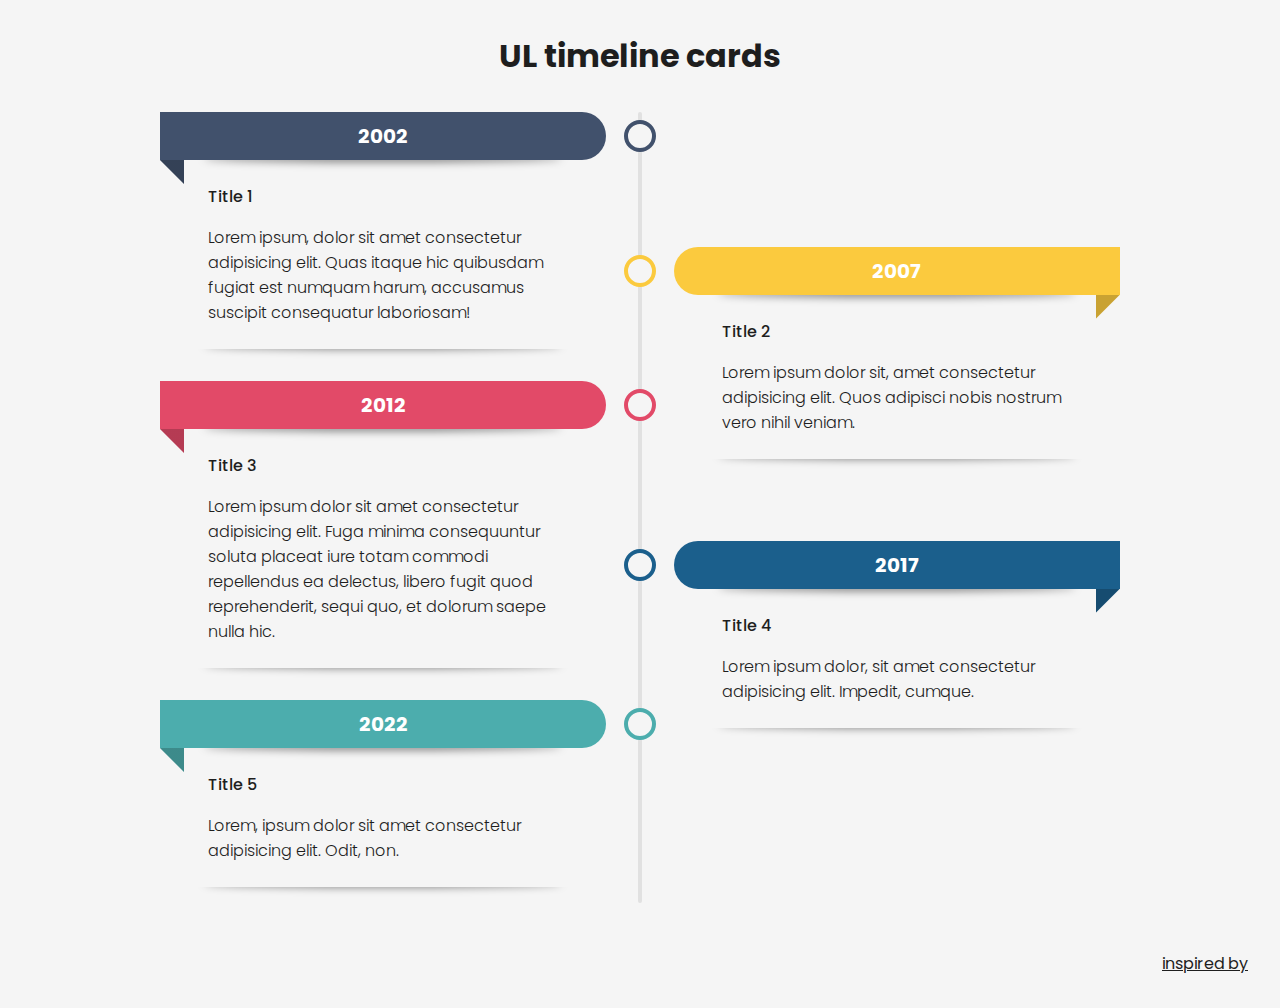
<file: resume/index.html>
<!DOCTYPE html>
<html lang="en" >
<head>
  <meta charset="UTF-8">
  <title>CodePen - UL timeline cards</title>
  <link rel="stylesheet" href="./style.css">

</head>
<body>
<!-- partial:index.partial.html -->
<h1>UL timeline cards</h1>
<ul>
    <li style="--accent-color:#41516C">
        <div class="date">2002</div>
        <div class="title">Title 1</div>
        <div class="descr">Lorem ipsum, dolor sit amet consectetur adipisicing elit. Quas itaque hic quibusdam fugiat est numquam harum, accusamus suscipit consequatur laboriosam!</div>
    </li>
    <li style="--accent-color:#FBCA3E">
        <div class="date">2007</div>
        <div class="title">Title 2</div>
        <div class="descr">Lorem ipsum dolor sit, amet consectetur adipisicing elit. Quos adipisci nobis nostrum vero nihil veniam.</div>
    </li>
    <li style="--accent-color:#E24A68">
        <div class="date">2012</div>
        <div class="title">Title 3</div>
        <div class="descr">Lorem ipsum dolor sit amet consectetur adipisicing elit. Fuga minima consequuntur soluta placeat iure totam commodi repellendus ea delectus, libero fugit quod reprehenderit, sequi quo, et dolorum saepe nulla hic.</div>
    </li>
    <li style="--accent-color:#1B5F8C">
        <div class="date">2017</div>
        <div class="title">Title 4</div>
        <div class="descr">Lorem ipsum dolor, sit amet consectetur adipisicing elit. Impedit, cumque.</div>
    </li>
    <li style="--accent-color:#4CADAD">
        <div class="date">2022</div>
        <div class="title">Title 5</div>
        <div class="descr">Lorem, ipsum dolor sit amet consectetur adipisicing elit. Odit, non.</div>
    </li>
</ul>
<div class="credits"><a target="_blank" href="https://www.freepik.com/free-vector/infographic-template-with-yearly-info_1252895.htm">inspired by</a></div>
<!-- partial -->
  
</body>
</html>
</file>
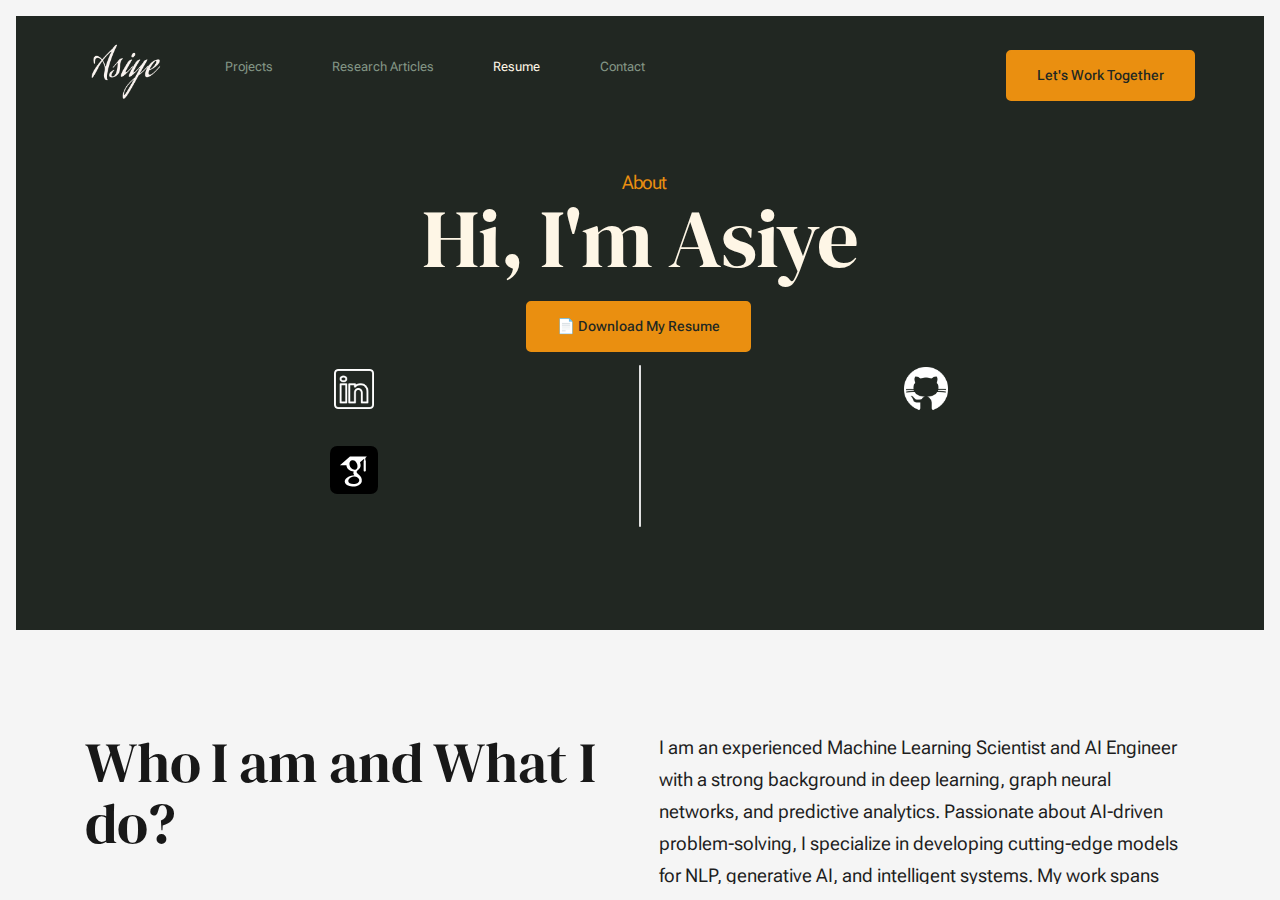
<file: about.html>
<!DOCTYPE html>
<html lang="en" class="no-js" >
<head>

    <!--- basic page needs
    ================================================== -->
    <meta charset="utf-8">
    <meta name="viewport" content="width=device-width, initial-scale=1">
    <title>About - Asiye</title>

    <script>
        document.documentElement.classList.remove('no-js');
        document.documentElement.classList.add('js');
    </script>

    <!-- CSS
    ================================================== -->
    <link rel="stylesheet" href="css/vendor.css">
    <link rel="stylesheet" href="css/styles.css">

    <!-- favicons
    ================================================== -->
    <link rel="apple-touch-icon" sizes="180x180" href="apple-touch-icon.png">
    <link rel="icon" type="image/png" sizes="32x32" href="favicon-32x32.png">
    <link rel="icon" type="image/png" sizes="16x16" href="favicon-16x16.png">
    <link rel="manifest" href="site.webmanifest">

</head>


<body id="top">


    <!-- preloader
    ================================================== -->
    <div id="preloader">
        <div id="loader" class="dots-fade">
            <div></div>
            <div></div>
            <div></div>
        </div>
    </div>


    <!-- page wrap
    ================================================== -->
    <div id="page" class="s-pagewrap">


        <!-- # site header 
        ================================================== -->
        <header class="s-header">
            <div class="row s-header__inner width-sixteen-col">

                <div class="s-header__block">
                    <div class="s-header__logo">
                        <a class="logo" href="index.html">
                            <img src="images/Logo.png" alt="Homepage">
                        </a>
                    </div>

                    <a class="s-header__menu-toggle" href="#0"><span>Menu</span></a>
                </div> <!-- end s-header__block -->

                <nav class="s-header__nav">
    
                    <ul class="s-header__menu-links">
                        <li><a href="services.html">Projects</a></li>
                        <li><a href="blog.html">Research Articles</a></li>
                        <li class="current"><a href="about.html">Resume</a></li>
                        <li><a href="contact.html">Contact</a></li>
                    </ul> <!-- s-header__menu-links -->

                    <div class="s-header__contact">
                        <a href="contact.html" class="btn btn--primary s-header__contact-btn">Let's Work Together</a>                        
                    </div> <!-- s-header__contact -->                    
    
                </nav> <!-- end s-header__nav -->

            </div> <!-- end s-header__inner -->
        </header> <!-- end s-header -->


        <!-- # site main content
        ================================================== -->
        <section id="content" class="s-content">

               <section class="s-pageheader pageheader">
                    <div class="row">
                        <div class="column xl-12">
                            <h1 class="page-title">
                                <span class="page-title__small-type text-pretitle">About</span>
                                Hi, I'm Asiye
                            </h1>
                            <a href="Asiye Baghbani.pdf" download class="btn btn--primary">📄 Download My Resume</a>
                        </div>
                    <ul class="column xl-12">
                    <!-- LinkedIn -->
                        <a href="https://www.linkedin.com/in/asiyebaghbani/" target="_blank">
                            <img src="images/icons/Linkedin.png" alt="LinkedIn" width="48" height="48">
                        </a>
                        <a href="https://github.com/asiyebaghbani" target="_blank">
                            <img src="images/icons/github.png" alt="GitHub" width="48" height="48">
                        </a>
                        <a href="https://scholar.google.com/citations?user=iSBLoZYAAAAJ&hl=en" target="_blank">
                            <img src="images/icons/google-scholar.svg" alt="Google Scholar" width="48" height="48">
                        </a>
                </ul>
                    </div>
                   
               </section> <!-- end pageheader --> 

               <section class="s-pagecontent pagecontent">

                    <div class="row pageintro">
                        <div class="column xl-6 lg-12">
                            <h2 class="text-display-title">Who I am and What I do?</h2>
                        </div>
                        <div class="column xl-6 lg-12 u-flexitem-x-right">
                            <p class="lead">
                            I am an experienced Machine Learning Scientist and AI Engineer with a strong background in deep learning, 
                            graph neural networks, and predictive analytics. Passionate about AI-driven problem-solving, I specialize 
                            in developing cutting-edge models for NLP, generative AI, and intelligent systems. My work spans from
                            academic research to industrial applications, where I deploy scalable AI solutions on cloud platforms.
                            With a PhD in Information and Systems Engineering and multiple publications in top AI conferences, 
                            I thrive on pushing the boundaries of ML research while mentoring aspiring data scientists. 
                            </p>

                            <p class="lead">
                            Let’s innovate together!
                            </p>
                        </div>                       
                    </div> <!-- end pageintro -->   
                    
                     <!-- end pagemedia -->


                    <div class="row width-narrower pagemain">
                        <div class="column xl-12"> 

                            <h2>How I Got Here</h2>
                            <p>
                            My journey in AI and data science began with a strong foundation in transportation analytics, 
                            where I applied data-driven solutions to optimize mobility and urban planning. As a 
                            Data Scientist | Transportation Planner at Iriana Co, I worked on predictive modeling and optimization, 
                            leveraging machine learning to solve real-world challenges.
                            </p>

                            <p>
                            Seeking to deepen my expertise, I transitioned to the Traffic Lab at IUST, where 
                            I worked as both a Data Scientist and Researcher. While my focus expanded into research, 
                            I continued developing machine learning models for transportation systems, improving 
                            forecasting, demand analysis, and network optimization. This phase strengthened 
                            my ability to bridge practical applications and research-driven AI innovations.
                            </p>

                            <p>    
                            In 2021, I took a major step forward by joining BusPas Inc. in Montreal as a Machine Learning 
                            Scientist | AI Engineer, focusing on deep learning, AI-powered mobility solutions, and 
                            scalable machine learning models. This role allowed me to integrate cutting-edge AI techniques 
                            into real-world transportation problems, pushing the boundaries of intelligent mobility solutions.
                            </p>

                            <p>
                            Currently, I am engaged in advanced AI research and development, working with a wide range of models, 
                            including Graph Neural Networks (GNNs), attention mechanisms, transformers, computer vision models, LSTMs, 
                            reinforcement learning, Generative AI, and federated learning. My work is not limited to transportation—these 
                            models have applications across multiple domains, from healthcare and finance to autonomous systems and beyond.
                            </p>

                            <p>
                            Beyond research and development, I am also passionate about mentoring and advising students, researchers,
                            and aspiring AI professionals, fostering the next generation of AI talent. I thrive on exploring innovative 
                            ways to apply AI to solve complex problems and drive meaningful impact across industries.
                            </p>

                            <div class="row pagemedia">
                                <d class="column xl-12">
                                    <figure class="page-media">                                
                                        <img src="images/Careers.png" 
                                             srcset="images/Careers.png 800w, 
                                                     images/Careers.png 1200w, 
                                                     images/Careers.png 600w" sizes="(max-width: 2400px) 100vw, 2400px" alt="">
                                    </figure>
                                </d>
                            </div>

                            <h2 class="u-add-bottom">My Expertise & Contributions</h2>

                            <div class="grid-list-items list-items">
                                <div class="grid-list-items__item list-items__item u-remove-bottom">
                                    <div class="list-items__item-header">
                                        <h6 class="list-items__item-small-title">Graph Neural Networks (GNNs)</h6>
                                    </div>
                                    <p>
                                    GNNs enable AI to process graph-structured data, making them essential for applications like 
                                    social network analysis, recommendation systems, and traffic prediction. I specialize in 
                                    developing attention-based GNNs, GNN-LSTMs, and scalable architectures for complex systems, 
                                    ensuring efficient modeling of spatial and temporal dependencies.

                                    </p>
                                </div>
                                <div class="grid-list-items__item list-items__item u-remove-bottom">
                                    <div class="list-items__item-header">
                                        <h6 class="list-items__item-small-title">Generative AI & Transformers</h6>
                                    </div>
                                    <p> 
                                    I work with Generative AI, Transformers, and Multimodal AI to enhance machine understanding and 
                                    decision-making. From LLMs for intelligent query processing to transformers for sequence modeling, 
                                    I integrate advanced deep learning techniques across domains. With expertise in attention mechanisms 
                                    and representation learning, I continuously explore innovative AI solutions.
                                    </p>
                                </div>
                                <div class="grid-list-items__item list-items__item u-remove-bottom">
                                    <div class="list-items__item-header">
                                        <h6 class="list-items__item-small-title">Spatial-Temporal Modeling</h6>
                                    </div>
                                    <p>
                                    Dynamic systems require models that capture both spatial and temporal dependencies. My expertise 
                                    in CNNs, LSTMs, and hybrid deep learning architectures allows me to build AI models for time-series 
                                    forecasting, anomaly detection, and spatiotemporal event prediction in transportation, healthcare, 
                                    and finance.
                                    </p>
                                </div>
                                <div class="grid-list-items__item list-items__item u-remove-bottom">
                                    <div class="list-items__item-header">
                                        <h6 class="list-items__item-small-title">Reinforcement Learning (RL)</h6>
                                    </div>
                                    <p>
                                    RL empowers AI to learn through interaction and feedback. My work in policy optimization, deep 
                                    Q-learning, and multi-agent RL applies to robotics, autonomous systems, and decision-making frameworks, 
                                    enabling AI models to adapt and optimize in real-world environments.
                                    </p>
                                </div>
                                <div class="grid-list-items__item list-items__item u-remove-bottom">
                                    <div class="list-items__item-header">
                                        <h6 class="list-items__item-small-title">Transfer Learning & Pretraining</h6>
                                    </div>
                                    <p>
                                    AI models are more effective when they learn from existing knowledge. I apply transfer learning and 
                                    pretraining techniques to improve model generalization across tasks, leveraging architectures like 
                                    domain-adaptive learning and model fine-tuning to reduce data dependency and training time.
                                    </p>
                                </div>
                                <div class="grid-list-items__item list-items__item u-remove-bottom">
                                    <div class="list-items__item-header">
                                        <h6 class="list-items__item-small-title">Federated Learning & Privacy-Preserving AI</h6>
                                    </div>
                                    <p>
                                    Data privacy is crucial in modern AI. My work in federated learning, differential privacy, and 
                                    secure AI ensures model training across distributed datasets without compromising user privacy, 
                                    making AI solutions applicable in sensitive domains like healthcare and finance.
                                    </p>
                                </div>
                                <div class="grid-list-items__item list-items__item u-remove-bottom">
                                    <div class="list-items__item-header">
                                        <h6 class="list-items__item-small-title">Cloud AI & Scalable Deployment (Azure)</h6>
                                    </div>
                                    <p>
                                    AI solutions must be scalable and efficient. I have experience deploying cloud-based AI solutions 
                                    on Azure, optimizing machine learning pipelines, real-time inference systems, and distributed model 
                                    training for seamless integration into enterprise applications.
                                    </p>
                                </div>
                                <div class="grid-list-items__item list-items__item u-remove-bottom">
                                    <div class="list-items__item-header">
                                        <h6 class="list-items__item-small-title">Mentorship & Collaboration</h6>
                                    </div>
                                    <p>
                                    AI thrives through knowledge sharing and teamwork. I actively mentor students, researchers, and 
                                    professionals, guiding them in AI model development, research methodologies, and technical 
                                    problem-solving. Fostering an innovative and inclusive AI community is a core part of my work.
                                    </p>
                                </div>
                            </div> <!--grid-list-items -->

                        </div> <!-- end grid-block-->
                    </div> <!-- end pagemain -->

               </section> <!-- pagecontent -->

            

        </section> <!-- s-content-->

        <!-- # cta
        ================================================== -->
        <section id="cta" class="s-cta">

            <div class="row row-x-center text-center">
                <div class="column xl-8 lg-12">

                    <div class="s-cta__content">
                        <h2 class="text-display-title">
                        Get Started with AI Innovation Today
                        </h2>
                        <p class="lead">
                        Let’s push the boundaries of AI together. Whether it’s a project, research, or consulting—let’s connect.
                        </p>
                        <a href="contact.html" class="btn btn--primary">Let's Work Together</a>
                    </div>

                </div>
            </div>

        </section> <!-- end s-cta -->


        <!-- # footer 
        ================================================== -->
        <footer class="s-footer">
            <div class="row s-footer__content">
                <div class="column xl-8 lg-8 md-12 s-footer__block s-footer__about">                    
                    <h3>About Asiye</h3>
                    <p>
                    I’m Asiye Baghbani, a Machine Learning Scientist & AI Engineer specializing in deep learning, LLMs,
                    and data-driven AI solutions. With a strong academic and research background, I bridge cutting-edge 
                    AI theory and real-world applications to solve complex problems.
                    Passionate about innovation and collaboration, I’m always open to exciting AI-driven projects. 
                    Let’s connect and build the future of AI together! 
                    </p>  
                    <!-- Social icons go here -->
                </div>                
                <div class="column xl-4 lg-4 md-12 s-footer__block s-footer__site-links" style="text-align: right;">
                    <h3>Site Links</h3>
                    <ul class="link-list">
                        <li><a href="index.html">Home</a></li>
                        <li><a href="services.html">Projects</a></li>
                        <li><a href="blog.html">Research Articles</a></li>
                        <li><a href="about.html">Resume</a></li>
                        <li><a href="contact.html">Contact</a></li>
                    </ul>
                </div>
            </div>  
            
            <div class="row s-footer__bottom">
                <div class="column xl-6 lg-12">
                <ul class="s-footer__social social-list">
                    <!-- LinkedIn -->
                    <li>
                        <a href="https://www.linkedin.com/in/asiyebaghbani/" target="_blank">
                            <img src="images/icons/Linkedin.png" alt="LinkedIn" width="48" height="48">
                        </a>
                    </li>
                
                    <!-- GitHub -->
                    <li>
                        <a href="https://github.com/asiyebaghbani" target="_blank">
                            <img src="images/icons/github.png" alt="GitHub" width="48" height="48">
                        </a>
                    </li>
                
                    <!-- Google Scholar -->
                    <li>
                        <a href="https://scholar.google.com/citations?user=iSBLoZYAAAAJ&hl=en" target="_blank">
                            <img src="images/icons/google-scholar.svg" alt="Google Scholar" width="48" height="48">
                        </a>
                    </li>
                </ul> <!-- end s-footer__social -->
                </div>
                

                <div class="ss-go-top">
                    <a class="smoothscroll" title="Back to Top" href="#top">
                        <svg xmlns="http://www.w3.org/2000/svg" viewBox="0 0 24 24" width="36" height="36" fill="none" stroke="#ffffff" stroke-width="1" stroke-linecap="round" stroke-linejoin="round">&lt;!--!  Atomicons Free 1.00 by @atisalab License - https://atomicons.com/license/ (Icons: CC BY 4.0) Copyright 2021 Atomicons --&gt;<polyline points="17 11 12 6 7 11"></polyline><line x1="12" y1="18" x2="12" y2="6"></line></svg>
                    </a>
                </div> <!-- end ss-go-top -->
            </div>
            
        </footer> <!-- end s-footer -->

    </div> <!-- end page-wrap -->

    <!-- Java Script
    ================================================== -->
    <script src="js/plugins.js"></script>
    <script src="js/main.js"></script>

</body>
</html>
</file>
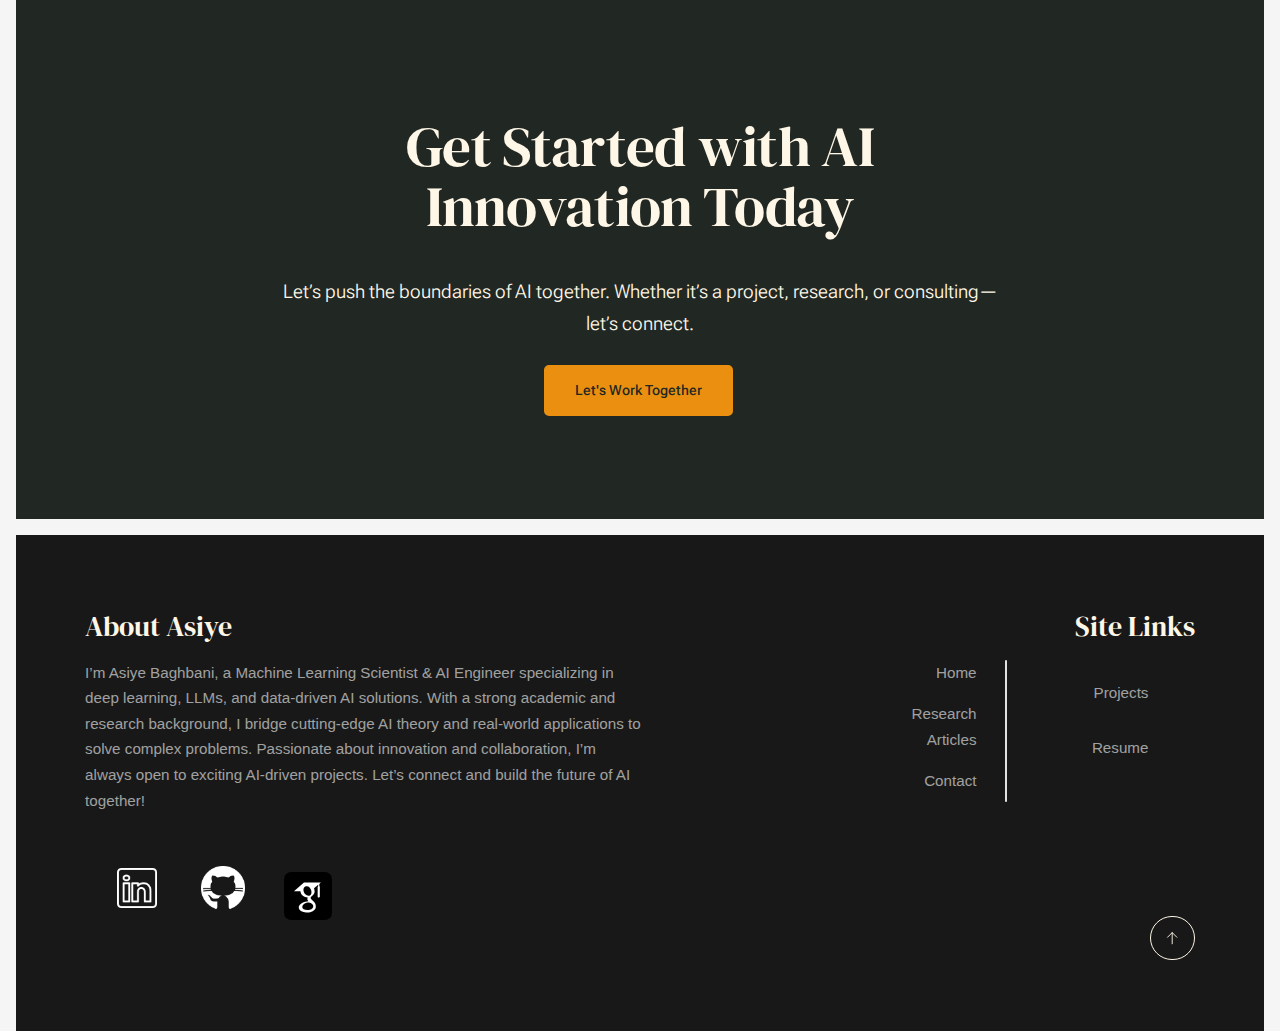
<file: blog.html>
<script>
document.addEventListener("DOMContentLoaded", function () {
    const pages = document.querySelectorAll(".publication-page");
    const paginationLinks = document.querySelectorAll(".pgn__num");
    const prevButton = document.getElementById("prevPage");
    const nextButton = document.getElementById("nextPage");

    let currentPage = 1;

    function showPage(pageNumber) {
        pages.forEach((page, index) => {
            page.style.display = (index + 1 === pageNumber) ? "block" : "none";
        });

        document.querySelectorAll(".pgn__num").forEach(link => link.classList.remove("current"));
        document.querySelector(`.pgn__num[data-page="${pageNumber}"]`).classList.add("current");

        currentPage = pageNumber;
    }

    paginationLinks.forEach(link => {
        link.addEventListener("click", function (e) {
            e.preventDefault();
            const pageNumber = parseInt(link.getAttribute("data-page"));
            showPage(pageNumber);
        });
    });

    prevButton.addEventListener("click", function (e) {
        e.preventDefault();
        if (currentPage > 1) {
            showPage(currentPage - 1);
        }
    });

    nextButton.addEventListener("click", function (e) {
        e.preventDefault();
        if (currentPage < pages.length) {
            showPage(currentPage + 1);
        }
    });

    // Show first page by default
    showPage(1);
});
</script>

<!DOCTYPE html>
<html lang="en" class="no-js" >
<head>

    <!--- basic page needs
    ================================================== -->
    <meta charset="utf-8">
    <meta name="viewport" content="width=device-width, initial-scale=1">
    <title>Publications - Asiye</title>

    <script>
        document.documentElement.classList.remove('no-js');
        document.documentElement.classList.add('js');
    </script>

    <!-- CSS
    ================================================== -->
    <link rel="stylesheet" href="css/vendor.css">
    <link rel="stylesheet" href="css/styles.css">

    <!-- favicons
    ================================================== -->
    <link rel="apple-touch-icon" sizes="180x180" href="apple-touch-icon.png">
    <link rel="icon" type="image/png" sizes="32x32" href="favicon-32x32.png">
    <link rel="icon" type="image/png" sizes="16x16" href="favicon-16x16.png">
    <link rel="manifest" href="site.webmanifest">

</head>


<body id="top">


    <!-- preloader
    ================================================== -->
    <div id="preloader">
        <div id="loader" class="dots-fade">
            <div></div>
            <div></div>
            <div></div>
        </div>
    </div>


    <!-- page wrap
    ================================================== -->
    <div id="page" class="s-pagewrap">

        <!-- # site header 
        ================================================== -->
        <header class="s-header">

            <div class="row s-header__inner width-sixteen-col">

                <div class="s-header__block">
                    <div class="s-header__logo">
                        <a class="logo" href="index.html">
                            <img src="images/Logo.png" alt="Homepage">
                        </a>
                    </div>

                    <a class="s-header__menu-toggle" href="#0"><span>Menu</span></a>
                </div> <!-- end s-header__block -->

                <nav class="s-header__nav">
    
                    <ul class="s-header__menu-links">
                        <li><a href="services.html">Projects</a></li>
                        <li class="current"><a href="blog.html">Research Articles</a></li>
                        <li><a href="about.html">Resume</a></li>
                        <li><a href="contact.html">Contact</a></li>
                    </ul> <!-- s-header__menu-links -->

                    <div class="s-header__contact">
                        <a href="contact.html" class="btn btn--primary s-header__contact-btn">Let's Work Together</a>                        
                    </div> <!-- s-header__contact -->
    
                </nav> <!-- end s-header__nav -->

            </div> <!-- end s-header__inner -->

        </header> <!-- end s-header -->


        <!-- # site main content
        ================================================== -->
        <section id="content" class="s-content">

               <section class="s-pageheader pageheader">
                    <div class="row">
                        <div class="column xl-12">
                            <h1 class="page-title">
                                <span class="page-title__small-type text-pretitle">My Blog</span>
                                Recent Publications 
                            </h1>
                        </div>
                    </div>
               </section>   

                <section class="s-pagecontent pagecontent">


                    <div class="row width-narrower pagemain">
                        <div class="column xl-12"> 

                            <h2>Research & Contributions (Updated: February 2025)</h2>
                            
                            <p>
                            My work focuses on advancing AI through research in graph neural networks, deep learning, 
                            and intelligent transportation systems. With multiple publications and growing citations, 
                            I strive to push the boundaries of AI applications, contributing to both academia and industry. 
                            Follow on Google Scholar:

                            <a href="https://scholar.google.com/citations?user=iSBLoZYAAAAJ&hl=en" target="_blank">
                            <img src="images/icons/google-scholar.svg" alt="Google Scholar" width="25" height="25">
                            </a>
                            </p>

                            <div class="row pagemedia" href="https://scholar.google.com/citations?user=iSBLoZYAAAAJ&hl=en">
                                <d class="column xl-12">
                                    <figure class="page-media">                                
                                        <img src="images/Google-scholar.png" 
                                             srcset="images/Google-scholar.png 800w, 
                                                     images/Google-scholar.png 1200w, 
                                                     images/Google-scholar.png 600w" sizes="(max-width: 2400px) 100vw, 2400px" alt="">
                                    </figure>
                                </d>
                            </div>
                        </div> <!-- end grid-block-->
                    </div> <!-- end pagemain -->

                    <!-- pagination -->
                    
                    <div class="publication-page" id="page-1">
                        <div class="row">
                        <div class="column xl-12 grid-block">          
        
                            <!-- <div class="grid-full">         -->
                                <div class="grid-full grid-list-items">

                                    <div class="grid-list-items__item blog-card">
                                        <div class="blog-card__header">
                                            <div class="blog-card__cat-links">
                                                <a href="https://ieeexplore.ieee.org/abstract/document/10077454">Journal Paper</a> <!-- Update category dynamically -->
                                            </div>
                                            <h3 class="blog-card__title">
                                                <a href="https://ieeexplore.ieee.org/abstract/document/10077454">Graph neural networks for intelligent transportation systems: A survey</a>
                                            </h3>
                                        </div>
                                        <div class="blog-card__text">
                                            <p>
                                                Published in IEEE Transactions ON Intelligent Transportation Systems, 2023.<br>
                                                In this survey, we provide an overview of GNN studies in the general domain of ITS. We explore how GNN
                                                frameworks have evolved for different ITS applications, including
                                                traffic forecasting, demand prediction, autonomous vehicles,
                                                intersection management, parking management, urban planning,
                                                and transportation safety.
                                                <a href="https://ieeexplore.ieee.org/stamp/stamp.jsp?tp=&arnumber=10077454">Read More</a>
                                            </p>
                                        </div>
                                    </div> <!-- end blog-card -->
                                    <div class="grid-list-items__item blog-card">
                                        <div class="blog-card__header">
                                            <div class="blog-card__cat-links">
                                                <a href="https://ieeexplore.ieee.org/abstract/document/10422353">Conference Paper</a> <!-- Update category dynamically -->
                                            </div>
                                            <h3 class="blog-card__title">
                                                <a href="https://ieeexplore.ieee.org/abstract/document/10422353">Multi-STGAC: A Graph Attention Based Model for Short-term Bus Passenger Flow Forecasting</a>
                                            </h3>
                                        </div>
                                        <div class="blog-card__text">
                                            <p>
                                                Published in 2023 IEEE 26th International Conference on Intelligent Transportation Systems (ITSC).<br>
                                                In this study, we propose Multi-Component Spatial Temporal Graph Attention Convolution Neural Network (Multi-STGAC), a graph deep learning model to predict short-term bus passenger flow. It incorporates a Graph Attention Network and a Graph Convolution Neural Network to consider spatial correlations in bus network data.
                                                <a href="https://ieeexplore.ieee.org/abstract/document/10422353">Read More</a>
                                            </p>
                                        </div>
                                    </div> <!-- end blog-card -->
                                    
                                    <div class="grid-list-items__item blog-card">
                                        <div class="blog-card__header">
                                            <div class="blog-card__cat-links">
                                                <a href="https://journals.sagepub.com/doi/full/10.1177/03611981221112673">Journal Paper</a> <!-- Update category dynamically -->
                                            </div>
                                            <h3 class="blog-card__title">
                                                <a href="https://journals.sagepub.com/doi/full/10.1177/03611981221112673">Short-Term Passenger Flow Prediction Using a Bus Network Graph Convolutional Long Short-Term Memory Neural Network Model</a>
                                            </h3>
                                        </div>
                                        <div class="blog-card__text">
                                            <p>
                                                Published in Transportation Research Record: Journal of the Transportation Research Board.<br>
                                                This paper develops a bus network graph convolutional long short-term memory (BNG-ConvLSTM) neural network model to forecast short-term passenger flows in bus networks.
                                                <a href="https://journals.sagepub.com/doi/epub/10.1177/03611981221112673">Read More</a>
                                            </p>
                                        </div>
                                    </div> <!-- end blog-card -->
                                    
        
                                </div> <!-- grid-list-items -->
                            <!-- </div>     -->

                        </div> <!-- end grid-block-->
                    </div> <!-- end row -->

                    </div>
                    
                    <div class="publication-page" id="page-2" style="display: none;">
                        <!-- Second set of publications -->
                        <div class="row">
                        <div class="column xl-12 grid-block">          
        
                            <!-- <div class="grid-full">         -->
                                <div class="grid-full grid-list-items">

                                    <div class="grid-list-items__item blog-card">
                                        <div class="blog-card__header">
                                            <div class="blog-card__cat-links">
                                                <a href="https://ieeexplore.ieee.org/abstract/document/10422701">Conference Paper</a> <!-- Update category dynamically -->
                                            </div>
                                            <h3 class="blog-card__title">
                                                <a href="https://ieeexplore.ieee.org/abstract/document/10422701">Predicting Passenger Flow Using Graph Neural Networks with Scheduled Sampling on Bus Networks</a>
                                            </h3>
                                        </div>
                                        <div class="blog-card__text">
                                            <p>
                                                Published in 2023 IEEE 26th International Conference on Intelligent Transportation Systems (ITSC).<br>
                                                In this study, we propose the Multi-step Multi-component Graph Convolutional Long Short-Term Memory (Multi-GCN-LSTM) model,
                                                which uses 1) a proximity matrix in addition to an adjacency matrix to consider the effects of vehicular
                                                traffic and link-level distances; 2) Scheduled Sampling for multi-step prediction, which prevents error
                                                propagation across prediction steps; and 3) a novel fusion mechanism for considering time-varying spatial
                                                <a href="https://ieeexplore.ieee.org/abstract/document/10422701">Read More</a>
                                            </p>
                                        </div>
                                    </div> <!-- end blog-card -->
                                    <div class="grid-list-items__item blog-card">
                                        <div class="blog-card__header">
                                            <div class="blog-card__cat-links">
                                                <a href="#">Future Journal Paper</a> <!-- Update category dynamically -->
                                            </div>
                                            <h3 class="blog-card__title">
                                                <a href="#">TMS-GNN: Traffic- Aware Multi-Step Graph Neural Network for Bus Passenger Flow Prediction</a>
                                            </h3>
                                        </div>
                                        <div class="blog-card__text">
                                            <p>
                                                Coming Soon. <br>
                                                Under revision the journal of ransportation Research Part C: Emerging Technologies</p>
                                        </div>
                                    </div> <!-- end blog-card -->
                                    
                                    <div class="grid-list-items__item blog-card">
                                        <div class="blog-card__header">
                                            <div class="blog-card__cat-links">
                                                <a href="#">Future Journal Paper</a> <!-- Update category dynamically -->
                                            </div>
                                            <h3 class="blog-card__title">
                                                <a href="#">Dynamic Nodes in Spatial-Temporal Graph Neural Networks: Considering Bus Schedules in Passenger Flow Prediction</a>
                                            </h3>
                                        </div>
                                        <div class="blog-card__text">
                                            <p>
                                                Coming Soon. <br>
                                                Under revision the journal of IEEE Transactions on Intelligent Transportation Systems.
                                            </p>
                                        </div>
                                    </div> <!-- end blog-card -->
                                    
        
                                </div> <!-- grid-list-items -->
                            <!-- </div>     -->

                        </div> <!-- end grid-block-->
                    </div> <!-- end row -->
                    </div>

                    <div class="publication-page" id="page-3" style="display: none;">
                        <!-- Second set of publications -->
                        <div class="row">
                        <div class="column xl-12 grid-block">          
        
                            <!-- <div class="grid-full">         -->
                                <div class="grid-full grid-list-items">

                                    <div class="grid-list-items__item blog-card">
                                        <div class="blog-card__header">
                                            <div class="blog-card__cat-links">
                                                <a href="https://ieeexplore.ieee.org/abstract/document/10422701">Conference Paper</a> <!-- Update category dynamically -->
                                            </div>
                                            <h3 class="blog-card__title">
                                                <a href="https://ieeexplore.ieee.org/abstract/document/10422701">Predicting Passenger Flow Using Graph Neural Networks with Scheduled Sampling on Bus Networks</a>
                                            </h3>
                                        </div>
                                        <div class="blog-card__text">
                                            <p>
                                                Published in 2023 IEEE 26th International Conference on Intelligent Transportation Systems (ITSC).<br>
                                                In this study, we propose the Multi-step Multi-component Graph Convolutional Long Short-Term Memory (Multi-GCN-LSTM) model,
                                                which uses 1) a proximity matrix in addition to an adjacency matrix to consider the effects of vehicular
                                                traffic and link-level distances; 2) Scheduled Sampling for multi-step prediction, which prevents error
                                                propagation across prediction steps; and 3) a novel fusion mechanism for considering time-varying spatial
                                                <a href="https://ieeexplore.ieee.org/abstract/document/10422701">Read More</a>
                                            </p>
                                        </div>
                                    </div> <!-- end blog-card -->
                                    <div class="grid-list-items__item blog-card">
                                        <div class="blog-card__header">
                                            <div class="blog-card__cat-links">
                                                <a href="#">Future Journal Paper</a> <!-- Update category dynamically -->
                                            </div>
                                            <h3 class="blog-card__title">
                                                <a href="#">TMS-GNN: Traffic- Aware Multi-Step Graph Neural Network for Bus Passenger Flow Prediction</a>
                                            </h3>
                                        </div>
                                        <div class="blog-card__text">
                                            <p>
                                                Coming Soon. <br>
                                                Under revision the journal of ransportation Research Part C: Emerging Technologies</p>
                                        </div>
                                    </div> <!-- end blog-card -->
                                    
                                    <div class="grid-list-items__item blog-card">
                                        <div class="blog-card__header">
                                            <div class="blog-card__cat-links">
                                                <a href="#">Future Journal Paper</a> <!-- Update category dynamically -->
                                            </div>
                                            <h3 class="blog-card__title">
                                                <a href="#">Dynamic Nodes in Spatial-Temporal Graph Neural Networks: Considering Bus Schedules in Passenger Flow Prediction</a>
                                            </h3>
                                        </div>
                                        <div class="blog-card__text">
                                            <p>
                                                Coming Soon. <br>
                                                Under revision the journal of IEEE Transactions on Intelligent Transportation Systems.
                                            </p>
                                        </div>
                                    </div> <!-- end blog-card -->
                                    
        
                                </div> <!-- grid-list-items -->
                            <!-- </div>     -->

                        </div> <!-- end grid-block-->
                    </div> <!-- end row -->
                    </div>
                    
                        
                    </div>

                    
                    <!-- pagination -->
                    <div class="row navigation pagination">
                        <div class="column xl-12">
                            <nav class="pgn">
                                <ul>
                                    <li>
                                        <a class="pgn__prev" href="#" id="prevPage">
                                            <svg xmlns="http://www.w3.org/2000/svg" width="24" height="24" viewBox="0 0 24 24">
                                                <path d="M12.707 17.293L8.414 13H18v-2H8.414l4.293-4.293-1.414-1.414L4.586 12l6.707 6.707z"/>
                                            </svg>
                                        </a>
                                    </li>
                                    <li><a class="pgn__num current" href="#" data-page="1">1</a></li>
                                    <li><a class="pgn__num" href="#" data-page="2">2</a></li>
                                    <li><a class="pgn__num" href="#" data-page="3">3</a></li>
                                    <li>
                                        <a class="pgn__next" href="#" id="nextPage">
                                            <svg xmlns="http://www.w3.org/2000/svg" width="24" height="24" viewBox="0 0 24 24">
                                                <path d="M11.293 17.293l1.414 1.414L19.414 12l-6.707-6.707-1.414 1.414L15.586 11H6v2h9.586z"/>
                                            </svg>
                                        </a>
                                    </li>
                                </ul>
                            </nav>
                        </div> <!-- end column -->
                    </div> <!-- end pagination -->

               </section>

        </section> <!-- s-content-->

        <!-- # cta
        ================================================== -->
        <section id="cta" class="s-cta">

            <div class="row row-x-center text-center">
                <div class="column xl-8 lg-12">

                    <div class="s-cta__content">
                        <h2 class="text-display-title">
                        Get Started with AI Innovation Today
                        </h2>
                        <p class="lead">
                        Let’s push the boundaries of AI together. Whether it’s a project, research, or consulting—let’s connect.
                        </p>
                        <a href="contact.html" class="btn btn--primary">Let's Work Together</a>
                    </div>

                </div>
            </div>

        </section> <!-- end s-cta -->


        <!-- # footer 
        ================================================== -->
        <footer class="s-footer">
            <div class="row s-footer__content">
                <div class="column xl-8 lg-8 md-12 s-footer__block s-footer__about">                    
                    <h3>About Asiye</h3>
                    <p>
                    I’m Asiye Baghbani, a Machine Learning Scientist & AI Engineer specializing in deep learning, LLMs,
                    and data-driven AI solutions. With a strong academic and research background, I bridge cutting-edge 
                    AI theory and real-world applications to solve complex problems.
                    Passionate about innovation and collaboration, I’m always open to exciting AI-driven projects. 
                    Let’s connect and build the future of AI together! 
                    </p>  
                    <!-- Social icons go here -->
                </div>                
                <div class="column xl-4 lg-4 md-12 s-footer__block s-footer__site-links" style="text-align: right;">
                    <h3>Site Links</h3>
                    <ul class="link-list">
                        <li><a href="index.html">Home</a></li>
                        <li><a href="services.html">Projects</a></li>
                        <li><a href="blog.html">Research Articles</a></li>
                        <li><a href="about.html">Resume</a></li>
                        <li><a href="contact.html">Contact</a></li>
                    </ul>
                </div>
            </div>  
            
            <div class="row s-footer__bottom">
                <div class="column xl-6 lg-12">
                <ul class="s-footer__social social-list">
                    <!-- LinkedIn -->
                    <li>
                        <a href="https://www.linkedin.com/in/asiyebaghbani/" target="_blank">
                            <img src="images/icons/Linkedin.png" alt="LinkedIn" width="48" height="48">
                        </a>
                    </li>
                
                    <!-- GitHub -->
                    <li>
                        <a href="https://github.com/asiyebaghbani" target="_blank">
                            <img src="images/icons/github.png" alt="GitHub" width="48" height="48">
                        </a>
                    </li>
                
                    <!-- Google Scholar -->
                    <li>
                        <a href="https://scholar.google.com/citations?user=iSBLoZYAAAAJ&hl=en" target="_blank">
                            <img src="images/icons/google-scholar.svg" alt="Google Scholar" width="48" height="48">
                        </a>
                    </li>
                </ul> <!-- end s-footer__social -->
                </div>
                

                <div class="ss-go-top">
                    <a class="smoothscroll" title="Back to Top" href="#top">
                        <svg xmlns="http://www.w3.org/2000/svg" viewBox="0 0 24 24" width="36" height="36" fill="none" stroke="#ffffff" stroke-width="1" stroke-linecap="round" stroke-linejoin="round">&lt;!--!  Atomicons Free 1.00 by @atisalab License - https://atomicons.com/license/ (Icons: CC BY 4.0) Copyright 2021 Atomicons --&gt;<polyline points="17 11 12 6 7 11"></polyline><line x1="12" y1="18" x2="12" y2="6"></line></svg>
                    </a>
                </div> <!-- end ss-go-top -->
            </div>
            
        </footer> <!-- end s-footer -->

    </div> <!-- end page-wrap -->

    <!-- Java Script
    ================================================== -->
    <script src="js/plugins.js"></script>
    <script src="js/main.js"></script>

</body>
</html>
</file>
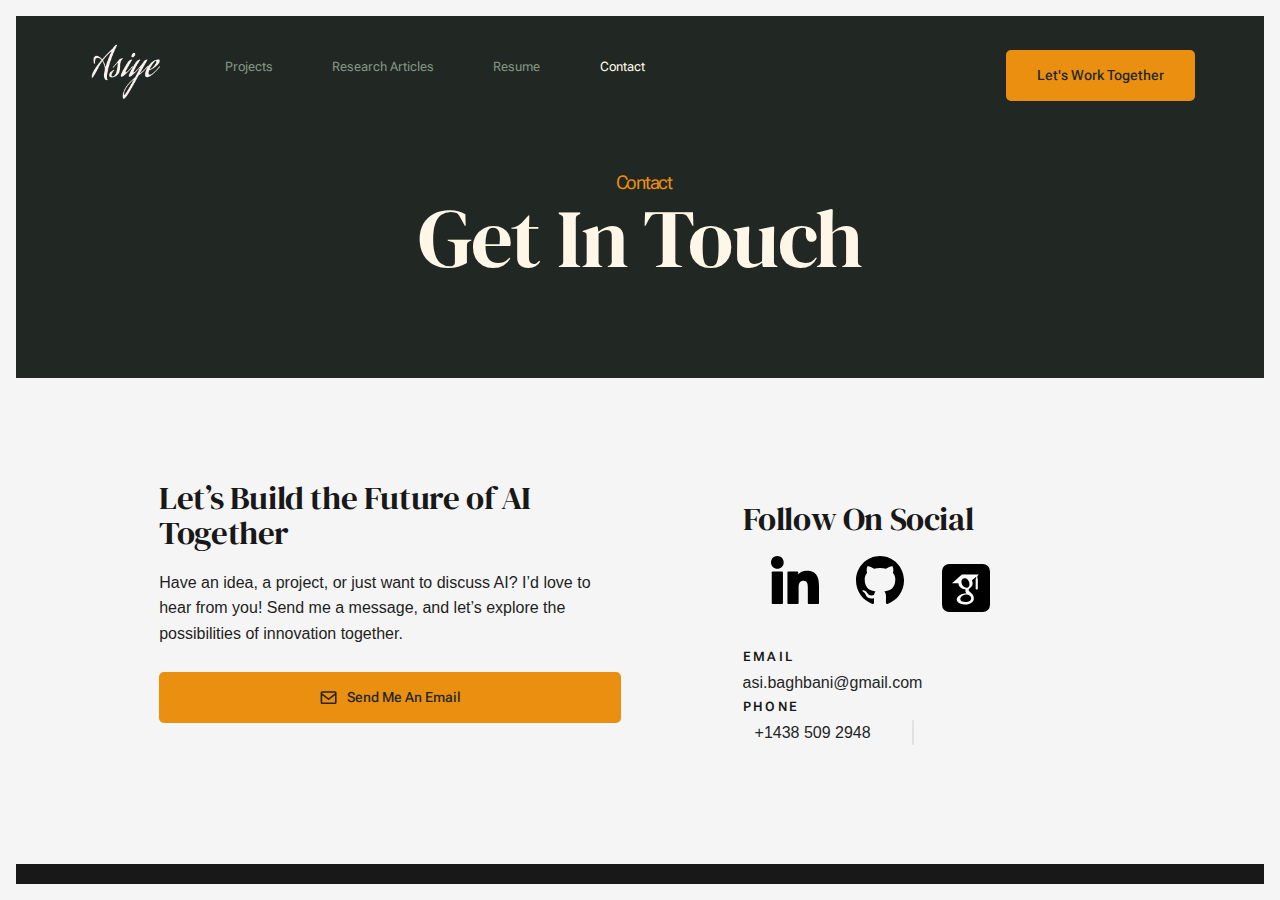
<file: contact.html>
<!DOCTYPE html>
<html lang="en" class="no-js" >
<head>

    <!--- basic page needs
    ================================================== -->
    <meta charset="utf-8">
    <meta name="viewport" content="width=device-width, initial-scale=1">
    <title>Contact - Asiye</title>

    <script>
        document.documentElement.classList.remove('no-js');
        document.documentElement.classList.add('js');
    </script>

    <!-- CSS
    ================================================== -->
    <link rel="stylesheet" href="css/vendor.css">
    <link rel="stylesheet" href="css/styles.css">

    <!-- favicons
    ================================================== -->
    <link rel="apple-touch-icon" sizes="180x180" href="apple-touch-icon.png">
    <link rel="icon" type="image/png" sizes="32x32" href="favicon-32x32.png">
    <link rel="icon" type="image/png" sizes="16x16" href="favicon-16x16.png">
    <link rel="manifest" href="site.webmanifest">

</head>


<body id="top">


    <!-- preloader
    ================================================== -->
    <div id="preloader">
        <div id="loader" class="dots-fade">
            <div></div>
            <div></div>
            <div></div>
        </div>
    </div>


    <!-- page wrap
    ================================================== -->
    <div id="page" class="s-pagewrap">


        <!-- # site header 
        ================================================== -->
        <header class="s-header">
            <div class="row s-header__inner width-sixteen-col">

                <div class="s-header__block">
                    <div class="s-header__logo">
                        <a class="logo" href="index.html">
                            <img src="images/Logo.png" alt="Homepage">
                        </a>
                    </div>

                    <a class="s-header__menu-toggle" href="#0"><span>Menu</span></a>
                </div> <!-- end s-header__block -->

                <nav class="s-header__nav">
    
                    <ul class="s-header__menu-links">
                        <li><a href="about.html">Projects</a></li>
                        <li><a href="services.html">Research Articles</a></li>
                        <li><a href="blog.html">Resume</a></li>
                        <li class="current"><a href="contact.html">Contact</a></li>
                    </ul> <!-- s-header__menu-links -->

                    <div class="s-header__contact">
                        <a href="contact.html" class="btn btn--primary s-header__contact-btn">Let's Work Together</a>                        
                    </div> <!-- s-header__contact -->
    
                </nav> <!-- end s-header__nav -->

            </div> <!-- end s-header__inner -->
        </header> <!-- end s-header -->


        <!-- # site main content
        ================================================== -->
        <section id="content" class="s-content">

               <section class="s-pageheader pageheader">
                    <div class="row">
                        <div class="column xl-12">
                            <h1 class="page-title">
                                <span class="page-title__small-type text-pretitle">Contact</span>
                                Get In Touch
                            </h1>                            
                        </div>
                    </div>
               </section> <!--pageheader -->  

               <section class="s-pagecontent pagecontent">

                      

                    <div class="row width-narrower pagemain">
                        <div class="column xl-12">
                            <div class="row">
                                <div class="column xl-6 md-12 contact-cta">
                                    <h2>Let’s Build the Future of AI Together</h2>
     
                                    <p>
                                    Have an idea, a project, or just want to discuss AI? I’d love to hear from you! 
                                    Send me a message, and let’s explore the possibilities of innovation together.
                                    </p>
        
                                    <a href="mailto:#0" class="btn btn--primary u-fullwidth contact-btn">
                                        <svg xmlns="http://www.w3.org/2000/svg" width="24" height="24" viewBox="0 0 24 24" style="fill: rgba(0, 0, 0, 1);transform: ;msFilter:;"><path d="M20 4H4c-1.103 0-2 .897-2 2v12c0 1.103.897 2 2 2h16c1.103 0 2-.897 2-2V6c0-1.103-.897-2-2-2zm0 2v.511l-8 6.223-8-6.222V6h16zM4 18V9.044l7.386 5.745a.994.994 0 0 0 1.228 0L20 9.044 20.002 18H4z"></path></svg>
                                        Send Me An Email
                                    </a>
                                </div> 
                            <div class="column xl-5 md-12 u-flexitem-x-right">
                                <div class="contact-block">
                                     <h2>Follow On Social</h2>    
                                        <ul class="contact-social social-list">
                                        <li>
                                            <a href="https://www.linkedin.com/in/asiyebaghbani/" target="_blank">
                                                <img src="images/icons/linkedin-b.svg" alt="LinkedIn" width="48" height="48">
                                            </a>
                                        </li>
                                    
                                        <!-- GitHub -->
                                        <li>
                                            <a href="https://github.com/asiyebaghbani" target="_blank">
                                                <img src="images/icons/github-b.svg" alt="GitHub" width="48" height="48">
                                            </a>
                                        </li>
                                    
                                        <!-- Google Scholar -->
                                        <li>
                                            <a href="https://scholar.google.com/citations?user=iSBLoZYAAAAJ&hl=en" target="_blank">
                                                <img src="images/icons/google-scholar.svg" alt="Google Scholar" width="48" height="48">
                                            </a>
                                        </li>
                                        </ul> <!-- end s-footer__social -->
                                    </div>

                                    <div class="contact-block">
                                        <h6>Email</h6>
                                        <a href="mailto:#0">asi.baghbani@gmail.com</a>
                                    </div>

                                    <div class="contact-block">
                                        <h6>Phone</h6>
                                        <ul class="contact-list">
                                            <li><a href="tel:197-543-2345">+1438 509 2948</a></li>
                                        </ul>
                                    </div>

                                </div>
                            </div>
                        </div>                        
                    </div> <!-- end pagemain -->

               </section> <!-- pagecontent -->



        </section> <!-- s-content-->

        <!-- # footer 
        ================================================== -->
        <footer class="s-footer">
            <div class="row s-footer__content">
                <div class="column xl-8 lg-8 md-12 s-footer__block s-footer__about">                    
                    <h3>About Asiye</h3>
                    <p>
                    I’m Asiye Baghbani, a Machine Learning Scientist & AI Engineer specializing in deep learning, LLMs,
                    and data-driven AI solutions. With a strong academic and research background, I bridge cutting-edge 
                    AI theory and real-world applications to solve complex problems.
                    Passionate about innovation and collaboration, I’m always open to exciting AI-driven projects. 
                    Let’s connect and build the future of AI together! 
                    </p>  
                    <!-- Social icons go here -->
                </div>                
                <div class="column xl-4 lg-4 md-12 s-footer__block s-footer__site-links" style="text-align: right;">
                    <h3>Site Links</h3>
                    <ul class="link-list">
                        <li><a href="index.html">Home</a></li>
                        <li><a href="services.html">Projects</a></li>
                        <li><a href="blog.html">Research Articles</a></li>
                        <li><a href="about.html">Resume</a></li>
                        <li><a href="contact.html">Contact</a></li>
                    </ul>
                </div>
            </div>  
            
            <div class="row s-footer__bottom">
                <div class="column xl-6 lg-12">
                <ul class="s-footer__social social-list">
                    <!-- LinkedIn -->
                    <li>
                        <a href="https://www.linkedin.com/in/asiyebaghbani/" target="_blank">
                            <img src="images/icons/Linkedin.png" alt="LinkedIn" width="48" height="48">
                        </a>
                    </li>
                
                    <!-- GitHub -->
                    <li>
                        <a href="https://github.com/asiyebaghbani" target="_blank">
                            <img src="images/icons/github.png" alt="GitHub" width="48" height="48">
                        </a>
                    </li>
                
                    <!-- Google Scholar -->
                    <li>
                        <a href="https://scholar.google.com/citations?user=iSBLoZYAAAAJ&hl=en" target="_blank">
                            <img src="images/icons/google-scholar.svg" alt="Google Scholar" width="48" height="48">
                        </a>
                    </li>
                </ul> <!-- end s-footer__social -->
                </div>
                

                <div class="ss-go-top">
                    <a class="smoothscroll" title="Back to Top" href="#top">
                        <svg xmlns="http://www.w3.org/2000/svg" viewBox="0 0 24 24" width="36" height="36" fill="none" stroke="#ffffff" stroke-width="1" stroke-linecap="round" stroke-linejoin="round">&lt;!--!  Atomicons Free 1.00 by @atisalab License - https://atomicons.com/license/ (Icons: CC BY 4.0) Copyright 2021 Atomicons --&gt;<polyline points="17 11 12 6 7 11"></polyline><line x1="12" y1="18" x2="12" y2="6"></line></svg>
                    </a>
                </div> <!-- end ss-go-top -->
            </div>
            
        </footer> <!-- end s-footer -->

    </div> <!-- end page-wrap -->

    <!-- Java Script
    ================================================== -->
    <script src="js/plugins.js"></script>
    <script src="js/main.js"></script>

</body>
</html>
</file>
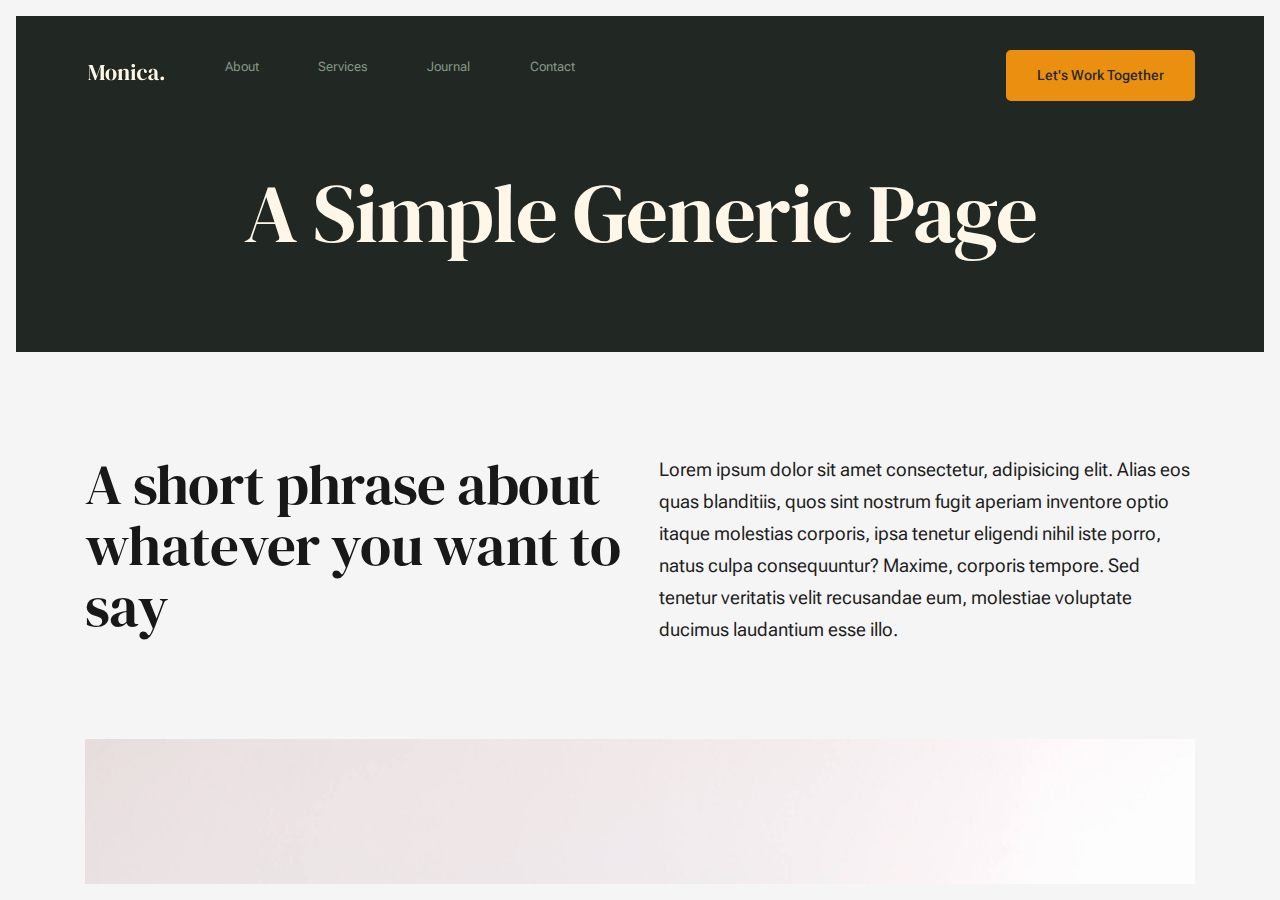
<file: generic.html>
<!DOCTYPE html>
<html lang="en" class="no-js" >
<head>

    <!--- basic page needs
    ================================================== -->
    <meta charset="utf-8">
    <meta name="viewport" content="width=device-width, initial-scale=1">
    <title>Generic - Monica</title>

    <script>
        document.documentElement.classList.remove('no-js');
        document.documentElement.classList.add('js');
    </script>

    <!-- CSS
    ================================================== -->
    <link rel="stylesheet" href="css/vendor.css">
    <link rel="stylesheet" href="css/styles.css">

    <!-- favicons
    ================================================== -->
    <link rel="apple-touch-icon" sizes="180x180" href="apple-touch-icon.png">
    <link rel="icon" type="image/png" sizes="32x32" href="favicon-32x32.png">
    <link rel="icon" type="image/png" sizes="16x16" href="favicon-16x16.png">
    <link rel="manifest" href="site.webmanifest">

</head>


<body id="top">


    <!-- preloader
    ================================================== -->
    <div id="preloader">
        <div id="loader" class="dots-fade">
            <div></div>
            <div></div>
            <div></div>
        </div>
    </div>


    <!-- page wrap
    ================================================== -->
    <div id="page" class="s-pagewrap">


        <!-- # site header 
        ================================================== -->
        <header class="s-header">

            <div class="row s-header__inner width-sixteen-col">

                <div class="s-header__block">
                    <div class="s-header__logo">
                        <a class="logo" href="index.html">
                            <img src="images/logo.svg" alt="Homepage">
                        </a>
                    </div>

                    <a class="s-header__menu-toggle" href="#0"><span>Menu</span></a>
                </div> <!-- end s-header__block -->

                <nav class="s-header__nav">
    
                    <ul class="s-header__menu-links">
                        <li><a href="about.html">About</a></li>
                        <li><a href="services.html">Services</a></li>
                        <li><a href="blog.html">Journal</a></li>
                        <li><a href="contact.html">Contact</a></li>
                    </ul> <!-- s-header__menu-links -->

                    <div class="s-header__contact">
                        <a href="contact.html" class="btn btn--primary s-header__contact-btn">Let's Work Together</a>                        
                    </div> <!-- s-header__contact -->
    
                </nav> <!-- end s-header__nav -->

            </div> <!-- end s-header__inner -->

        </header> <!-- end s-header -->


        <!-- # site main content
        ================================================== -->
        <section id="content" class="s-content">

               <section class="s-pageheader pageheader">
                    <div class="row">
                        <div class="column xl-12">
                            <h1 class="page-title">
                               A Simple Generic Page
                            </h1>
                            
                        </div>
                    </div>
               </section> <!-- end pageheader --> 

               <section class="s-pagecontent pagecontent">

                    <div class="row pageintro">
                        <div class="column xl-6 lg-12">
                            <h2 class="text-display-title">A short phrase about whatever you want to say</h2>
                        </div>
                        <div class="column xl-6 lg-12 u-flexitem-x-right">
                            <p class="lead">
                            Lorem ipsum dolor sit amet consectetur, adipisicing elit. Alias eos quas blanditiis, quos sint nostrum fugit aperiam 
                            inventore optio itaque molestias corporis, ipsa tenetur eligendi nihil iste porro, natus culpa consequuntur? Maxime, 
                            corporis tempore. Sed tenetur veritatis velit recusandae eum, molestiae voluptate ducimus laudantium esse illo. 
                            </p>
                        </div>                       
                    </div> <!-- end pageintro -->   
                    
                    <div class="row pagemedia">
                        <d class="column xl-12">
                            <figure class="page-media">                                
                                <img src="images/sample-1200.jpg" 
                                     srcset="images/sample-2400.jpg 2400w, 
                                             images/sample-1200.jpg 1200w, 
                                             images/sample-600.jpg 600w" sizes="(max-width: 2400px) 100vw, 2400px" alt="">
                            </figure>
                        </d>
                    </div> <!-- end pagemedia -->

                    <div class="row width-narrower pagemain">
                        <div class="column xl-12"> 

                            <h2>Nostrum In Facilis</h2>
                            <p>
                            Eaque temporibus culpa perferendis expedita assumenda mollitia magnam. Lorem ipsum dolor sit amet consectetur adipisicing elit
                            facilis voluptates voluptatum animi numquam quas ea praesentium quaerat maxime sunt odit inventore itaque est et autem sequi nulla. 
                            Distinctio obcaecati nesciunt asperiores dolorum tenetur voluptates, nemo alias doloremque. Quos cumque ipsum laudantium odio vero 
                            aut odit nostrum aliquam? Nostrum in facilis, minus fuga quasi voluptas explicabo possimus incidunt, expedita tempora eius rem nobis sequi. 
                            Doloribus esse sint suscipit quam nisi blanditiis voluptate explicabo.
                            </p>

                            <h2>Eaque Temporibus Tulpa</h2>

                            <p>
                            Quibusdam quis autem voluptatibus earum vel ex error ea magni. Rerum quam quos. Aut asperiores sit mollitia. Rem neque et voluptatem 
                            eos quia sed eligendi et. Eaque velit eligendi ut magnam. Cumque ducimus laborum doloribus facere maxime vel earum quidem enim suscipit. 
                            Numquam, corporis accusamus commodi saepe nostrum nesciunt nisi rem necessitatibus unde laboriosam molestias, quam ipsa voluptatum sed 
                            ex cumque facilis assumenda maiores tempore reiciendis enim accusantium.
                            </p>

                            <h2>Blanditiis Voluptate Explicabo</h2>
                            <p>
                            Lorem ipsum dolor sit amet consectetur adipisicing elit. Eaque temporibus culpa perferendis expedita assumenda mollitia magnam, 
                            facilis voluptates voluptatum animi numquam quas ea praesentium quaerat maxime sunt odit inventore itaque est et autem sequi nulla. 
                            Distinctio obcaecati nesciunt asperiores dolorum tenetur voluptates, nemo alias doloremque. Quos cumque ipsum laudantium odio vero aut 
                            odit nostrum aliquam? Nostrum in facilis, minus fuga quasi voluptas explicabo possimus incidunt, expedita tempora eius rem nobis sequi. 
                            Doloribus esse sint suscipit quam nisi blanditiis voluptate explicabo.
                            </p>

                            <p>
                            Quibusdam quis autem voluptatibus earum vel ex error ea magni. Rerum quam quos. Aut asperiores sit mollitia. Rem neque et voluptatem 
                            eos quia sed eligendi et. Eaque velit eligendi ut magnam. Cumque ducimus laborum doloribus facere maxime vel earum quidem enim suscipit. 
                            Numquam, corporis accusamus commodi saepe nostrum nesciunt nisi rem necessitatibus unde laboriosam molestias, quam ipsa voluptatum sed 
                            ex cumque facilis assumenda maiores tempore reiciendis enim accusantium?
                            </p>                   

                            <h2>Et Assumenda Debitis Aut Quidem</h2>
                            <p>
                            Lorem ipsum dolor sit amet consectetur adipisicing elit. Et assumenda debitis aut quidem ad voluptates quibusdam soluta temporibus, 
                            eveniet nobis tempore sunt, provident sapiente accusamus dignissimos voluptatum fugiat nulla dicta nihil molestiae aspernatur error in. 
                            Ut quo porro voluptatum delectus asperiores culpa non cum facere minima nesciunt assumenda, praesentium reprehenderit accusamus, quam 
                            repellat nobis nemo? Ut magnam unde culpa pariatur possimus sunt fugiat ea maxime praesentium eaque quo odio sed eligendi harum dolor, 
                            repellendus reprehenderit facere nihil quam. Saepe, magni.
                            </p>

                        </div> <!-- end grid-block-->
                    </div> <!-- end pagemain -->

               </section> <!-- pagecontent -->

               <section class="s-testimonials">

                    <div class="s-testimonials__header row row-x-center text-center">
                        <div class="column xl-8 lg-12">
        
                            <p class="text-pretitle">
                            Testimonials
                            </p>
                            <h3>
                            Reviews From Real Clients
                            </h3>                        
        
                        </div>
                    </div> <!--end s-testimonials__header -->

                    <div class="row s-testimonials__content">
                        <div class="column xl-12 testimonials">

                            <div class="swiper-container testimonials__slider page-slider">

                                <div class="swiper-wrapper">
                                    <div class="testimonials__slide swiper-slide">
                                        <p>
                                        Molestiae incidunt consequatur quis ipsa autem nam sit enim magni. Voluptas tempore rem. 
                                        Explicabo a quaerat sint autem dolore ducimus ut consequatur neque. Nisi dolores quaerat fuga rem nihil nostrum.
                                        Laudantium quia consequatur molestias.
                                        </p>
                                        <div class="testimonials__author">
                                            <img src="images/avatars/user-01.jpg" alt="Author image" class="testimonials__avatar">
                                            <cite class="testimonials__cite">
                                                <strong>John Rockefeller</strong>
                                                <span>Standard Oil Co.</span>
                                            </cite>
                                        </div>
                                    </div>
                                    <div class="testimonials__slide swiper-slide">
                                        <p>
                                        Voluptas tempore rem. Molestiae incidunt consequatur quis ipsa autem nam sit enim magni. 
                                        Explicabo a quaerat sint autem dolore ducimus ut consequatur neque. Nisi dolores quaerat fuga rem nihil nostrum.
                                        Laudantium quia consequatur molestias.
                                        </p>
                                        <div class="testimonials__author">
                                            <img src="images/avatars/user-04.jpg" alt="Author image" class="testimonials__avatar">
                                            <cite class="testimonials__cite">
                                                <strong>Andrew Carnegie</strong>
                                                <span>Carnegie Steel Co.</span>
                                            </cite>
                                        </div>
                                    </div>
                                    <div class="testimonials__slide swiper-slide">
                                        <p>
                                        Nisi dolores quaerat fuga rem nihil nostrum. Molestiae incidunt consequatur quis ipsa autem nam sit enim magni. 
                                        Voluptas tempore rem. Explicabo a quaerat sint autem dolore ducimus ut consequatur neque. 
                                        Laudantium quia consequatur molestias.
                                        </p>
                                        <div class="testimonials__author">
                                            <img src="images/avatars/user-06.jpg" alt="Author image" class="testimonials__avatar">
                                            <cite class="testimonials__cite">
                                                <strong>Henry Ford</strong>
                                                <span>Ford Motor Co.</span>
                                            </cite>
                                        </div>
                                    </div>
                                    <div class="testimonials__slide swiper-slide">
                                        <p>
                                        Molestiae incidunt consequatur quis ipsa autem nam sit enim magni. Voluptas tempore rem. 
                                        Explicabo a quaerat sint autem dolore ducimus ut consequatur neque. Nisi dolores quaerat fuga rem nihil nostrum.
                                        Laudantium quia consequatur molestias.
                                        </p>
                                        <div class="testimonials__author">
                                            <img src="images/avatars/user-02.jpg" alt="Author image" class="testimonials__avatar">
                                            <cite class="testimonials__cite">
                                                <strong>John Morgan</strong>
                                                <span>JP Morgan & Co.</span>
                                            </cite>
                                        </div>
                                    </div> 
                                </div> <!-- end swiper-wrapper --> 

                                <div class="swiper-pagination"></div>

                            </div> <!--end testimonials__slider --> 

                        </div> <!-- testimonials -->
                    </div> <!--end s-testimonials__content -->

               </section> <!-- end s-testimonials -->

        </section> <!-- s-content-->

        <!-- # cta
        ================================================== -->
        <section id="cta" class="s-cta">

            <div class="row row-x-center text-center">
                <div class="column xl-8 lg-12">

                    <div class="s-cta__content">
                        <h2 class="text-display-title">
                        Get started with a consultation today.
                        </h2>
                        <p class="lead">
                        Lorem ipsum dolor sit, amet consectetur adipisicing elit. Quis rem, esse doloribus sint eaque at debitis enim vitae minus expedita ratione dignissimos sit nostrum optio sequi. Ipsa at beatae quam.
                        </p>
                        <a href="contact.html" class="btn btn--primary">Let's Work Together</a>
                    </div>

                </div>
            </div>

        </section> <!-- end s-cta -->


        <!-- # footer 
        ================================================== -->
        <footer class="s-footer">
            <div class="row s-footer__content">
                <div class="column xl-6 lg-6 md-12 s-footer__block s-footer__about">                    
                    <h3>About Monica</h3>
                    <p>
                    Lorem ipsum dolor sit amet consectetur adipisicing elit. Voluptas illum quasi facere libero, 
                    fugiat laboriosam possimus reprehenderit eveniet vero voluptatum fugit ad quis veritatis suscipit beatae 
                    incidunt perferendis tempore earum hic repellendus quisquam recusandae ipsa id esse. Nobis, aut deleniti.
                    Lorem ipsum dolor sit amet consectetur, adipisicing elit. Facere ratione dignissimos.
                    </p>               
                </div>                
                <div class="column xl-3 lg-6 md-12 s-footer__block s-footer__site-links">
                    <h3>Site Links</h3>
                    <ul class="link-list">
                        <li><a href="index.html">Home</a></li>
                        <li><a href="services.html">Services</a></li>
                        <li><a href="blog.html">Journal</a></li>
                        <li><a href="about.html">About</a></li>
                        <li><a href="contact.html">Contact</a></li>
                        <li><a href="https://www.dreamhost.com/r.cgi?287326">DreamHost</a></li>
                    </ul>
                </div>
                <div class="column xl-3 lg-6 md-12 tab-12 s-footer__block s-footer__newsletter">
                    <h3>Newsletter</h3>

                    <p>
                    Lorem ipsum dolor sit amet consectetur, adipisicing elit. Facere ratione dignissimos.
                    </p>

                    <div class="subscribe-form">
                        <form id="mc-form" class="mc-form">
                            <input type="email" name="EMAIL" id="mce-EMAIL" class="u-fullwidth text-center" placeholder="Your Email Address" title="The domain portion of the email address is invalid (the portion after the @)." pattern="^([^\x00-\x20\x22\x28\x29\x2c\x2e\x3a-\x3c\x3e\x40\x5b-\x5d\x7f-\xff]+|\x22([^\x0d\x22\x5c\x80-\xff]|\x5c[\x00-\x7f])*\x22)(\x2e([^\x00-\x20\x22\x28\x29\x2c\x2e\x3a-\x3c\x3e\x40\x5b-\x5d\x7f-\xff]+|\x22([^\x0d\x22\x5c\x80-\xff]|\x5c[\x00-\x7f])*\x22))*\x40([^\x00-\x20\x22\x28\x29\x2c\x2e\x3a-\x3c\x3e\x40\x5b-\x5d\x7f-\xff]+|\x5b([^\x0d\x5b-\x5d\x80-\xff]|\x5c[\x00-\x7f])*\x5d)(\x2e([^\x00-\x20\x22\x28\x29\x2c\x2e\x3a-\x3c\x3e\x40\x5b-\x5d\x7f-\xff]+|\x5b([^\x0d\x5b-\x5d\x80-\xff]|\x5c[\x00-\x7f])*\x5d))*(\.\w{2,})+$" required>
                            <input type="submit" name="subscribe" value="Subscribe" class="btn btn--primary btn--small u-fullwidth">
                            <!-- <div style="position: absolute; left: -5000px;" aria-hidden="true"><input type="text" name="b_cdb7b577e41181934ed6a6a44_9a91cfe7b3" tabindex="-1" value=""></div> -->
                            <div class="mc-status"></div>
                        </form>
                    </div>
                </div>
            </div>    
            
            <div class="row s-footer__bottom">
                <div class="column xl-6 lg-12">
                    <ul class="s-footer__social social-list">
                        <li>
                            <a href="#0">
                                <svg xmlns="http://www.w3.org/2000/svg" width="24" height="24" viewBox="0 0 24 24" style="fill:rgba(0, 0, 0, 1);transform:;-ms-filter:"><path d="M20,3H4C3.447,3,3,3.448,3,4v16c0,0.552,0.447,1,1,1h8.615v-6.96h-2.338v-2.725h2.338v-2c0-2.325,1.42-3.592,3.5-3.592 c0.699-0.002,1.399,0.034,2.095,0.107v2.42h-1.435c-1.128,0-1.348,0.538-1.348,1.325v1.735h2.697l-0.35,2.725h-2.348V21H20 c0.553,0,1-0.448,1-1V4C21,3.448,20.553,3,20,3z"></path></svg>
                                <span class="u-screen-reader-text">Facebook</span>
                            </a>
                        </li>
                        <li>
                            <a href="#0">
                                <svg xmlns="http://www.w3.org/2000/svg" width="24" height="24" viewBox="0 0 24 24" style="fill:rgba(0, 0, 0, 1);transform:;-ms-filter:"><path d="M19.633,7.997c0.013,0.175,0.013,0.349,0.013,0.523c0,5.325-4.053,11.461-11.46,11.461c-2.282,0-4.402-0.661-6.186-1.809 c0.324,0.037,0.636,0.05,0.973,0.05c1.883,0,3.616-0.636,5.001-1.721c-1.771-0.037-3.255-1.197-3.767-2.793 c0.249,0.037,0.499,0.062,0.761,0.062c0.361,0,0.724-0.05,1.061-0.137c-1.847-0.374-3.23-1.995-3.23-3.953v-0.05 c0.537,0.299,1.16,0.486,1.82,0.511C3.534,9.419,2.823,8.184,2.823,6.787c0-0.748,0.199-1.434,0.548-2.032 c1.983,2.443,4.964,4.04,8.306,4.215c-0.062-0.3-0.1-0.611-0.1-0.923c0-2.22,1.796-4.028,4.028-4.028 c1.16,0,2.207,0.486,2.943,1.272c0.91-0.175,1.782-0.512,2.556-0.973c-0.299,0.935-0.936,1.721-1.771,2.22 c0.811-0.088,1.597-0.312,2.319-0.624C21.104,6.712,20.419,7.423,19.633,7.997z"></path></svg>
                                <span class="u-screen-reader-text">Twitter</span>
                            </a>
                        </li>
                        <li>
                            <a href="#0">
                                <svg xmlns="http://www.w3.org/2000/svg" width="24" height="24" viewBox="0 0 24 24" style="fill:rgba(0, 0, 0, 1);transform:;-ms-filter:"><path d="M11.999,7.377c-2.554,0-4.623,2.07-4.623,4.623c0,2.554,2.069,4.624,4.623,4.624c2.552,0,4.623-2.07,4.623-4.624 C16.622,9.447,14.551,7.377,11.999,7.377L11.999,7.377z M11.999,15.004c-1.659,0-3.004-1.345-3.004-3.003 c0-1.659,1.345-3.003,3.004-3.003s3.002,1.344,3.002,3.003C15.001,13.659,13.658,15.004,11.999,15.004L11.999,15.004z"></path><circle cx="16.806" cy="7.207" r="1.078"></circle><path d="M20.533,6.111c-0.469-1.209-1.424-2.165-2.633-2.632c-0.699-0.263-1.438-0.404-2.186-0.42 c-0.963-0.042-1.268-0.054-3.71-0.054s-2.755,0-3.71,0.054C7.548,3.074,6.809,3.215,6.11,3.479C4.9,3.946,3.945,4.902,3.477,6.111 c-0.263,0.7-0.404,1.438-0.419,2.186c-0.043,0.962-0.056,1.267-0.056,3.71c0,2.442,0,2.753,0.056,3.71 c0.015,0.748,0.156,1.486,0.419,2.187c0.469,1.208,1.424,2.164,2.634,2.632c0.696,0.272,1.435,0.426,2.185,0.45 c0.963,0.042,1.268,0.055,3.71,0.055s2.755,0,3.71-0.055c0.747-0.015,1.486-0.157,2.186-0.419c1.209-0.469,2.164-1.424,2.633-2.633 c0.263-0.7,0.404-1.438,0.419-2.186c0.043-0.962,0.056-1.267,0.056-3.71s0-2.753-0.056-3.71C20.941,7.57,20.801,6.819,20.533,6.111z M19.315,15.643c-0.007,0.576-0.111,1.147-0.311,1.688c-0.305,0.787-0.926,1.409-1.712,1.711c-0.535,0.199-1.099,0.303-1.67,0.311 c-0.95,0.044-1.218,0.055-3.654,0.055c-2.438,0-2.687,0-3.655-0.055c-0.569-0.007-1.135-0.112-1.669-0.311 c-0.789-0.301-1.414-0.923-1.719-1.711c-0.196-0.534-0.302-1.099-0.311-1.669c-0.043-0.95-0.053-1.218-0.053-3.654 c0-2.437,0-2.686,0.053-3.655c0.007-0.576,0.111-1.146,0.311-1.687c0.305-0.789,0.93-1.41,1.719-1.712 c0.534-0.198,1.1-0.303,1.669-0.311c0.951-0.043,1.218-0.055,3.655-0.055c2.437,0,2.687,0,3.654,0.055 c0.571,0.007,1.135,0.112,1.67,0.311c0.786,0.303,1.407,0.925,1.712,1.712c0.196,0.534,0.302,1.099,0.311,1.669 c0.043,0.951,0.054,1.218,0.054,3.655c0,2.436,0,2.698-0.043,3.654H19.315z"></path></svg>
                                <span class="u-screen-reader-text">Instagram</span>
                            </a>
                        </li>
                        <li>
                            <a href="#0">
                                <svg xmlns="http://www.w3.org/2000/svg" width="24" height="24" viewBox="0 0 24 24" style="fill: rgba(0, 0, 0, 1);transform: ;msFilter:;"><path d="M20.66 6.98a9.932 9.932 0 0 0-3.641-3.64C15.486 2.447 13.813 2 12 2s-3.486.447-5.02 1.34c-1.533.893-2.747 2.107-3.64 3.64S2 10.187 2 12s.446 3.487 1.34 5.02a9.924 9.924 0 0 0 3.641 3.64C8.514 21.553 10.187 22 12 22s3.486-.447 5.02-1.34a9.932 9.932 0 0 0 3.641-3.64C21.554 15.487 22 13.813 22 12s-.446-3.487-1.34-5.02zM12 3.66c2 0 3.772.64 5.32 1.919-.92 1.174-2.286 2.14-4.1 2.9-1.002-1.813-2.088-3.327-3.261-4.54A7.715 7.715 0 0 1 12 3.66zM5.51 6.8a8.116 8.116 0 0 1 2.711-2.22c1.212 1.201 2.325 2.7 3.34 4.5-2 .6-4.114.9-6.341.9-.573 0-1.006-.013-1.3-.04A8.549 8.549 0 0 1 5.51 6.8zM3.66 12c0-.054.003-.12.01-.2.007-.08.01-.146.01-.2.254.014.641.02 1.161.02 2.666 0 5.146-.367 7.439-1.1.187.373.381.793.58 1.26-1.32.293-2.674 1.006-4.061 2.14S6.4 16.247 5.76 17.5c-1.4-1.587-2.1-3.42-2.1-5.5zM12 20.34c-1.894 0-3.594-.587-5.101-1.759.601-1.187 1.524-2.322 2.771-3.401 1.246-1.08 2.483-1.753 3.71-2.02a29.441 29.441 0 0 1 1.56 6.62 8.166 8.166 0 0 1-2.94.56zm7.08-3.96a8.351 8.351 0 0 1-2.58 2.621c-.24-2.08-.7-4.107-1.379-6.081.932-.066 1.765-.1 2.5-.1.799 0 1.686.034 2.659.1a8.098 8.098 0 0 1-1.2 3.46zm-1.24-5c-1.16 0-2.233.047-3.22.14a27.053 27.053 0 0 0-.68-1.62c2.066-.906 3.532-2.006 4.399-3.3 1.2 1.414 1.854 3.027 1.96 4.84-.812-.04-1.632-.06-2.459-.06z"></path></svg>
                                <span class="u-screen-reader-text">Dribbble</span>
                            </a>
                        </li>
                    </ul> <!-- end s-footer__social -->
                </div>
                <div class="column xl-6 lg-12">
                    <p class="ss-copyright">
                        <span>© Copyright Monica 2022</span> 
                        <span>Design by <a href="https://www.styleshout.com/">StyleShout</a> Distribution By <a href="https://themewagon.com">ThemeWagon</a></span>
                    </p>
                </div>

                <div class="ss-go-top">
                    <a class="smoothscroll" title="Back to Top" href="#top">
                        <svg xmlns="http://www.w3.org/2000/svg" viewBox="0 0 24 24" width="36" height="36" fill="none" stroke="#ffffff" stroke-width="1" stroke-linecap="round" stroke-linejoin="round">&lt;!--!  Atomicons Free 1.00 by @atisalab License - https://atomicons.com/license/ (Icons: CC BY 4.0) Copyright 2021 Atomicons --&gt;<polyline points="17 11 12 6 7 11"></polyline><line x1="12" y1="18" x2="12" y2="6"></line></svg>
                    </a>
                </div> <!-- end ss-go-top -->
            </div>
            
        </footer> <!-- end s-footer -->

    </div> <!-- end page-wrap -->

    <!-- Java Script
    ================================================== -->
    <script src="js/plugins.js"></script>
    <script src="js/main.js"></script>

</body>
</html>
</file>
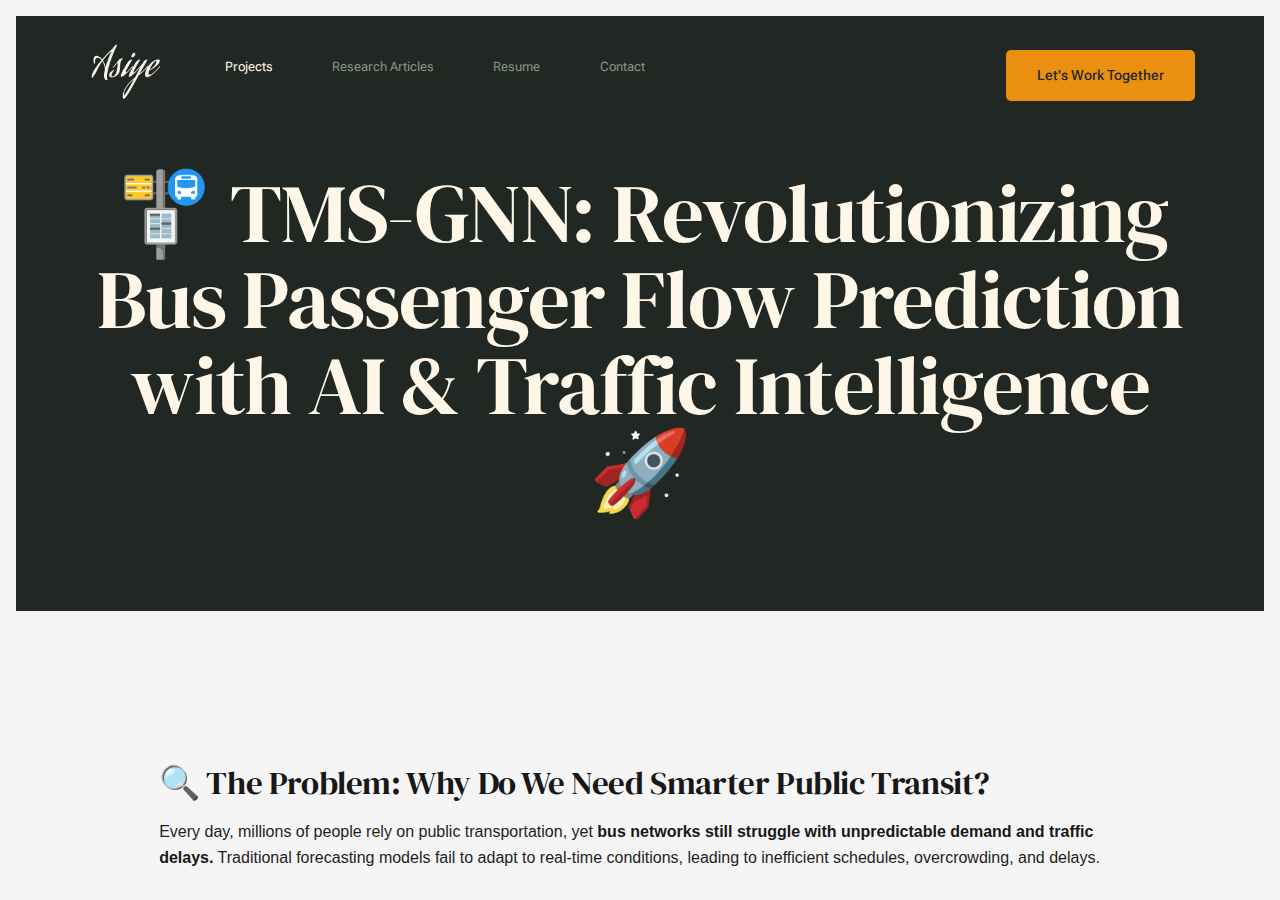
<file: project1.html>
<!DOCTYPE html>
<html lang="en" class="no-js">
<head>
    <meta charset="utf-8">
    <meta name="viewport" content="width=device-width, initial-scale=1">
    <title>TMS-GNN - AI for Smart Public Transit</title>

    <script>
        document.documentElement.classList.remove('no-js');
        document.documentElement.classList.add('js');
    </script>

    <link rel="stylesheet" href="css/vendor.css">
    <link rel="stylesheet" href="css/styles.css">

    <link rel="apple-touch-icon" sizes="180x180" href="apple-touch-icon.png">
    <link rel="icon" type="image/png" sizes="32x32" href="favicon-32x32.png">
    <link rel="icon" type="image/png" sizes="16x16" href="favicon-16x16.png">
    <link rel="manifest" href="site.webmanifest">
</head>

<body id="top">

    <div id="page" class="s-pagewrap">

        <!-- # site header -->
        <header class="s-header">
            <div class="row s-header__inner width-sixteen-col">
                <div class="s-header__block">
                    <div class="s-header__logo">
                        <a class="logo" href="index.html">
                            <img src="images/Logo.png" alt="Homepage">
                        </a>
                    </div>
                    <a class="s-header__menu-toggle" href="#0"><span>Menu</span></a>
                </div>

                <nav class="s-header__nav">
                    <ul class="s-header__menu-links">
                        <li class="current"><a href="services.html">Projects</a></li>
                        <li><a href="blog.html">Research Articles</a></li>
                        <li><a href="about.html">Resume</a></li>
                        <li><a href="contact.html">Contact</a></li>
                    </ul>
                    <div class="s-header__contact">
                        <a href="contact.html" class="btn btn--primary s-header__contact-btn">Let's Work Together</a>                        
                    </div>
                </nav>
            </div>
        </header>

        <!-- # site main content -->
        <section id="content" class="s-content">
            <section class="s-pageheader pageheader">
                <div class="row">
                    <div class="column xl-12">
                        <h1 class="page-title">🚏 TMS-GNN: Revolutionizing Bus Passenger Flow Prediction with AI & Traffic Intelligence 🚀</h1>
                    </div>
                </div>
            </section>

            <section class="s-pagecontent pagecontent">
                <div class="row width-narrower">
                    <div class="column xl-12"> 

                        <h2> 🔍 The Problem: Why Do We Need Smarter Public Transit? </h2>
                        <p>
                            Every day, millions of people rely on public transportation, yet <b>bus networks still 
                            struggle with unpredictable demand and traffic delays.</b> Traditional forecasting models 
                            fail to </b>adapt to real-time conditions,</b> leading to </b>inefficient schedules, overcrowding, and delays.</b>

                        </p>
                        <p>
                            <b>What if AI could predict the future of urban mobility?</b> Enter <b>TMS-GNN—a Traffic-Aware Multistep Graph 
                            Neural Network</b> that revolutionizes how cities predict and manage bus passenger flow!
                        </p>

                        <h2>🌟 The Breakthrough: AI That Predicts Passenger Flow Like Never Before!</h2>
                        <p>
                            TMS-GNN is an advanced <b>graph-based deep learning model</b> that <b>sees beyond traditional forecasting.</b> It learns from:
                        </p>

                        <p>
                           <li> ✅ <b>Real-time traffic conditions </b>🌍 </li>
                           <li> ✅ <b>Historical passenger trends</b> 📊</li>
                           <li> ✅ <b>Dynamic connectivity between bus stops</b> 🚍</li>
                           <li> ✅ <b>Multi-scale time dependencies </b>(hourly, daily, weekly) 🕒</li>
                        </p>
                        
                        <p>
                            The result? <b>Smarter bus scheduling, fewer delays, and an enhanced commuter experience!</b>
                        </p>

                        <figure class="project-image-container">
                            <img src="images/project1/img4.png" alt="AI-powered Transit Optimization" class="project-image"  width="400">
                            <figcaption class="project-caption">The Relationship between Number of Passengers and Speed in the Laval Bus Network.</figcaption>
                        </figure>

                        <h2>🧠 How It Works: The AI Behind TMS-GNN</h2>

                        <p> Think of TMS-GNN as the <b>brain of public transit 🧠 </b> —analyzing how passengers move and how traffic impacts their journeys.</p>
                        

                        <p>
                            <li>🔹 <b>Graph Neural Networks (GNNs): </b>Understand connections between bus stops just like social networks analyze relationships! </li> 
                            <li>🔹 <b>Traffic-Aware Learning: </b>Unlike traditional models, TMS-GNN considers real-time road conditions 🚦. </li> 
                            <li>🔹 <b>Multi-Step Forecasting: </b>Predicts not just the next few minutes—but the entire journey ahead!</li>
                            <li>🔹 <b>AI-Powered Smart Scheduling: </b>Helps cities adjust bus frequencies dynamically to reduce overcrowding!</li>
                        </p>

                        <figure class="project-image-container">
                            <img src="images/project1/img1.png" alt="AI-powered Transit Optimization" class="project-image"  width="700">
                            <figcaption class="project-caption">TMS-GNN Structure</figcaption>
                        </figure>

                        <h2>🌍 Real-World Impact: Transforming Urban Mobility!</h2>
                        <ul>
                            <li><b>🚇 Tested on real-world bus networks across Canada & the USA</b></li>
                            <figure class="project-image-container">
                                <img src="images/project1/img2.png" alt="AI-powered Transit Optimization" class="project-image"  width="400">
                                <img src="images/project1/img3.png" alt="AI-powered Transit Optimization" class="project-image"  width="400">
                                <figcaption class="project-caption"> Bus Network in Laval, Canada and Ames, USA</figcaption>
                            </figure>
                            <li><b>📈 Outperforms traditional forecasting models by up to 20%</b></li>
                            <figure class="project-image-container">
                                <img src="images/project1/img6.png" alt="AI-powered Transit Optimization" class="project-image"  width="700">
                                <figcaption class="project-caption">Multistep Performance Comparison Between Different Models for Laval and Ames Datasets</figcaption>
                            </figure>
                            <li><b>🌍 Can scale to any city with high-traffic urban transit</b></li>
                            <figure class="project-image-container">
                                <img src="images/project1/img7.png" alt="AI-powered Transit Optimization" class="project-image"  width="700">
                            </figure>
                            <li><b>🎯 Potential integration with autonomous public transport</b></li>
                            <figure class="project-image-container">
                                <img src="images/project1/img5.png" alt="AI-powered Transit Optimization" class="project-image"  width="700">
                                <figcaption class="project-caption">Network Accessibility at Different Time of Day from a Particular Stop</figcaption>
                            </figure>
                        </ul>

                        <p> 🚀 Imagine a future where buses arrive right when you need them! </p>

                        <h2> 🔗 Want to See the Future of Smart Transit?</h2>
                        <p>
                            
                             📄 Interested in this Project? → <a href="mailto:#0" target="_blank"><b> Send me an Email</b></a>  
                        </p>
                        
                        <p> <a href="contact.html">💡 Get in Touch for Collaborations!</a> </p>

                    </div>
                </div>
            </section>
        </section>

        <!-- # footer 
        ================================================== -->
        <footer class="s-footer">
            <div class="row s-footer__content">
                <div class="column xl-8 lg-8 md-12 s-footer__block s-footer__about">                    
                    <h3>About Asiye</h3>
                    <p>
                    I’m Asiye Baghbani, a Machine Learning Scientist & AI Engineer specializing in deep learning, LLMs,
                    and data-driven AI solutions. With a strong academic and research background, I bridge cutting-edge 
                    AI theory and real-world applications to solve complex problems.
                    Passionate about innovation and collaboration, I’m always open to exciting AI-driven projects. 
                    Let’s connect and build the future of AI together! 
                    </p>  
                    <!-- Social icons go here -->
                </div>                
                <div class="column xl-4 lg-4 md-12 s-footer__block s-footer__site-links" style="text-align: right;">
                    <h3>Site Links</h3>
                    <ul class="link-list">
                        <li><a href="index.html">Home</a></li>
                        <li><a href="services.html">Projects</a></li>
                        <li><a href="blog.html">Research Articles</a></li>
                        <li><a href="about.html">Resume</a></li>
                        <li><a href="contact.html">Contact</a></li>
                    </ul>
                </div>
            </div>  
            
            <div class="row s-footer__bottom">
                <div class="column xl-6 lg-12">
                <ul class="s-footer__social social-list">
                    <!-- LinkedIn -->
                    <li>
                        <a href="https://www.linkedin.com/in/asiyebaghbani/" target="_blank">
                            <img src="images/icons/Linkedin.png" alt="LinkedIn" width="48" height="48">
                        </a>
                    </li>
                
                    <!-- GitHub -->
                    <li>
                        <a href="https://github.com/asiyebaghbani" target="_blank">
                            <img src="images/icons/github.png" alt="GitHub" width="48" height="48">
                        </a>
                    </li>
                
                    <!-- Google Scholar -->
                    <li>
                        <a href="https://scholar.google.com/citations?user=iSBLoZYAAAAJ&hl=en" target="_blank">
                            <img src="images/icons/google-scholar.svg" alt="Google Scholar" width="48" height="48">
                        </a>
                    </li>
                </ul> <!-- end s-footer__social -->
                </div>
                

                <div class="ss-go-top">
                    <a class="smoothscroll" title="Back to Top" href="#top">
                        <svg xmlns="http://www.w3.org/2000/svg" viewBox="0 0 24 24" width="36" height="36" fill="none" stroke="#ffffff" stroke-width="1" stroke-linecap="round" stroke-linejoin="round">&lt;!--!  Atomicons Free 1.00 by @atisalab License - https://atomicons.com/license/ (Icons: CC BY 4.0) Copyright 2021 Atomicons --&gt;<polyline points="17 11 12 6 7 11"></polyline><line x1="12" y1="18" x2="12" y2="6"></line></svg>
                    </a>
                </div> <!-- end ss-go-top -->
            </div>
            
        </footer> <!-- end s-footer -->

    </div> <!-- end page-wrap -->

    <!-- Java Script
    ================================================== -->
    <script src="js/plugins.js"></script>
    <script src="js/main.js"></script>

</body>
</html>
</file>
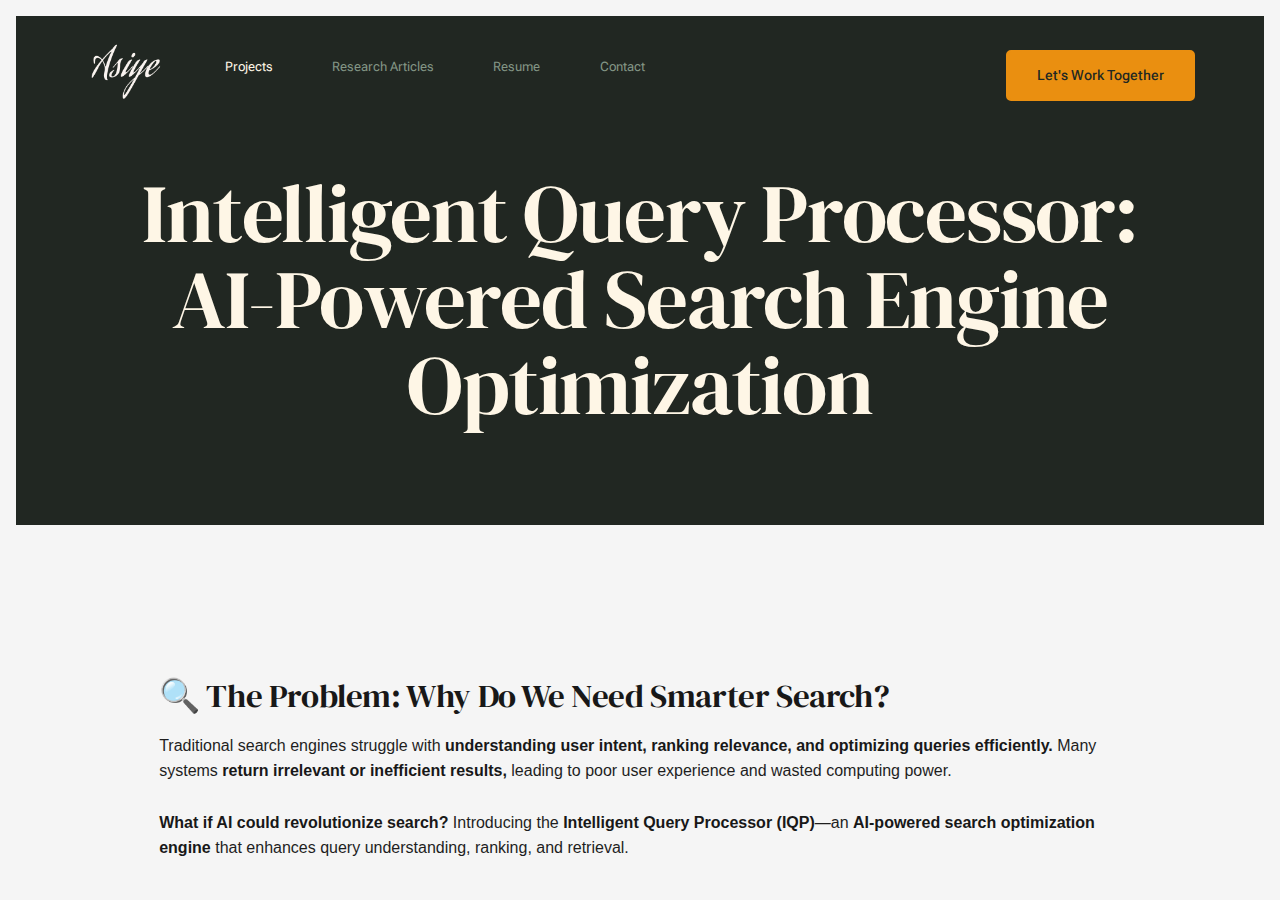
<file: project2.html>
<!DOCTYPE html>
<html lang="en" class="no-js">
<head>
    <meta charset="utf-8">
    <meta name="viewport" content="width=device-width, initial-scale=1">
    <title>Intelligent Query Processor - AI-Powered Search Optimization</title>

    <script>
        document.documentElement.classList.remove('no-js');
        document.documentElement.classList.add('js');
    </script>

    <link rel="stylesheet" href="css/vendor.css">
    <link rel="stylesheet" href="css/styles.css">

    <link rel="apple-touch-icon" sizes="180x180" href="apple-touch-icon.png">
    <link rel="icon" type="image/png" sizes="32x32" href="favicon-32x32.png">
    <link rel="icon" type="image/png" sizes="16x16" href="favicon-16x16.png">
    <link rel="manifest" href="site.webmanifest">
</head>

<body id="top">

    <div id="page" class="s-pagewrap">

        <!-- # site header -->
        <header class="s-header">
            <div class="row s-header__inner width-sixteen-col">
                <div class="s-header__block">
                    <div class="s-header__logo">
                        <a class="logo" href="index.html">
                            <img src="images/Logo.png" alt="Homepage">
                        </a>
                    </div>
                    <a class="s-header__menu-toggle" href="#0"><span>Menu</span></a>
                </div>

                <nav class="s-header__nav">
                    <ul class="s-header__menu-links">
                        <li class="current"><a href="services.html">Projects</a></li>
                        <li><a href="blog.html">Research Articles</a></li>
                        <li><a href="about.html">Resume</a></li>
                        <li><a href="contact.html">Contact</a></li>
                    </ul>
                    <div class="s-header__contact">
                        <a href="contact.html" class="btn btn--primary s-header__contact-btn">Let's Work Together</a>                        
                    </div>
                </nav>
            </div>
        </header>

        <!-- # site main content -->
        <section id="content" class="s-content">
            <section class="s-pageheader pageheader">
                <div class="row">
                    <div class="column xl-12">
                        <h1 class="page-title"> Intelligent Query Processor: AI-Powered Search Engine Optimization </h1>
                    </div>
                </div>
            </section>

            <section class="s-pagecontent pagecontent">
                <div class="row width-narrower">
                    <div class="column xl-12"> 

                        <h2> 🔍 The Problem: Why Do We Need Smarter Search? </h2>
                        <p>
                            Traditional search engines struggle with <b>understanding user intent, ranking relevance, and optimizing queries efficiently.</b> 
                            Many systems <b>return irrelevant or inefficient results,</b> leading to poor user experience and wasted computing power.
                        </p>

                        <p>
                            <strong>What if AI could revolutionize search?</strong>  
                            Introducing the <b>Intelligent Query Processor (IQP)</b>—an <b>AI-powered search optimization engine</b> that enhances query understanding, ranking, and retrieval.
                        </p>

                        <h2>🚀 The Innovation: How IQP Enhances Search Performance</h2>
                        <p>
                            IQP is an <b>advanced machine learning-driven query processor</b> that <b>optimizes search engine responses</b> by leveraging:
                        </p>

                        <ul>
                            <li>✅ <b>Deep Learning for Query Understanding</b> 📚</li>
                            <li>✅ <b>Semantic Search with NLP & Vector Embeddings</b> 🧠</li>
                            <li>✅ <b>Ranking & Filtering for Precision</b> 🎯</li>
                            <li>✅ <b>Self-Learning Algorithm for Continuous Improvement</b> 🔄</li>
                        </ul>

                        <figure class="project-image-container">
                            <img src="images/project2/img1.png" alt="AI-powered Query Optimization" class="project-image" width="700">
                        </figure>

                        <h2>🧠 How It Works: The AI Inside IQP</h2>
                        <p>
                            IQP <b>understands user intent, refines queries, and delivers the most relevant information in milliseconds!</b>  
                            It incorporates:
                        </p>

                        <ul>
                            <li>🔹 <b>Natural Language Processing (NLP):</b> Enhances query understanding & intent detection.</li>
                            <li>🔹 <b>Graph-Based Ranking:</b> Prioritizes relevant information efficiently.</li>
                            <li>🔹 <b>Query Expansion:</b> Suggests related search terms intelligently.</li>
                            <li>🔹 <b>Pre-Trained AI Models:</b> Improves retrieval accuracy by learning from past searches.</li>
                        </ul>

                        <figure class="project-image-container">
                            <img src="images/project2/img2.png" alt="Search Flow" class="project-image" width="600">
                        </figure>

                        <h2>🌍 Real-World Applications</h2>
                        <ul>
                            <li>🔍 <b>Enterprise Search Systems:</b> Enhancing business intelligence and document retrieval.</li>
                            <li>📈 <b>E-Commerce Search Optimization:</b> Delivering better product recommendations.</li>
                            <li>💡 <b>AI-Driven Research Assistance:</b> Helping academics and professionals find the most relevant papers instantly.</li>
                            <li>🔬 <b>Medical Search Engines:</b> Improving healthcare diagnostics through better search queries.</li>
                        </ul>

                        <h2>💻 Try It Out! Explore the GitHub Repository</h2>
                        <p>
                            Want to see how <b>Intelligent Query Processor</b> works in action?  
                            Check out the <b>full codebase on GitHub:</b>
                            <a href="https://github.com/asiyebaghbani/Intelligent-Query-Processor" target="_blank"><strong>GitHub Repository</strong></a>.
                        </p>


                        <h2> 🔗 Want to Collaborate?</h2>
                        <p>
                             📄 Interested in this Project? → <a href="mailto:#0" target="_blank"><b> Send me an Email</b></a>  
                        </p>
                        
                        <p>🚀 Join us in transforming the future of intelligent search! </p>

                        <p> <a href="contact.html">💡 Get in Touch for Collaborations!</a> </p>

                    </div>
                </div>
            </section>
        </section>

        <!-- # footer 
        ================================================== -->
        <footer class="s-footer">
            <div class="row s-footer__content">
                <div class="column xl-8 lg-8 md-12 s-footer__block s-footer__about">                    
                    <h3>About Asiye</h3>
                    <p>
                    I’m Asiye Baghbani, a Machine Learning Scientist & AI Engineer specializing in deep learning, LLMs,
                    and data-driven AI solutions. With a strong academic and research background, I bridge cutting-edge 
                    AI theory and real-world applications to solve complex problems.
                    Passionate about innovation and collaboration, I’m always open to exciting AI-driven projects. 
                    Let’s connect and build the future of AI together! 
                    </p>  
                    <!-- Social icons go here -->
                </div>                
                <div class="column xl-4 lg-4 md-12 s-footer__block s-footer__site-links" style="text-align: right;">
                    <h3>Site Links</h3>
                    <ul class="link-list">
                        <li><a href="index.html">Home</a></li>
                        <li><a href="services.html">Projects</a></li>
                        <li><a href="blog.html">Research Articles</a></li>
                        <li><a href="about.html">Resume</a></li>
                        <li><a href="contact.html">Contact</a></li>
                    </ul>
                </div>
            </div>  
            
            <div class="row s-footer__bottom">
                <div class="column xl-6 lg-12">
                <ul class="s-footer__social social-list">
                    <!-- LinkedIn -->
                    <li>
                        <a href="https://www.linkedin.com/in/asiyebaghbani/" target="_blank">
                            <img src="images/icons/Linkedin.png" alt="LinkedIn" width="48" height="48">
                        </a>
                    </li>
                
                    <!-- GitHub -->
                    <li>
                        <a href="https://github.com/asiyebaghbani" target="_blank">
                            <img src="images/icons/github.png" alt="GitHub" width="48" height="48">
                        </a>
                    </li>
                
                    <!-- Google Scholar -->
                    <li>
                        <a href="https://scholar.google.com/citations?user=iSBLoZYAAAAJ&hl=en" target="_blank">
                            <img src="images/icons/google-scholar.svg" alt="Google Scholar" width="48" height="48">
                        </a>
                    </li>
                </ul> <!-- end s-footer__social -->
                </div>
                

                <div class="ss-go-top">
                    <a class="smoothscroll" title="Back to Top" href="#top">
                        <svg xmlns="http://www.w3.org/2000/svg" viewBox="0 0 24 24" width="36" height="36" fill="none" stroke="#ffffff" stroke-width="1" stroke-linecap="round" stroke-linejoin="round">&lt;!--!  Atomicons Free 1.00 by @atisalab License - https://atomicons.com/license/ (Icons: CC BY 4.0) Copyright 2021 Atomicons --&gt;<polyline points="17 11 12 6 7 11"></polyline><line x1="12" y1="18" x2="12" y2="6"></line></svg>
                    </a>
                </div> <!-- end ss-go-top -->
            </div>
            
        </footer> <!-- end s-footer -->

    </div> <!-- end page-wrap -->

    <!-- Java Script
    ================================================== -->
    <script src="js/plugins.js"></script>
    <script src="js/main.js"></script>

</body>
</html>
</file>
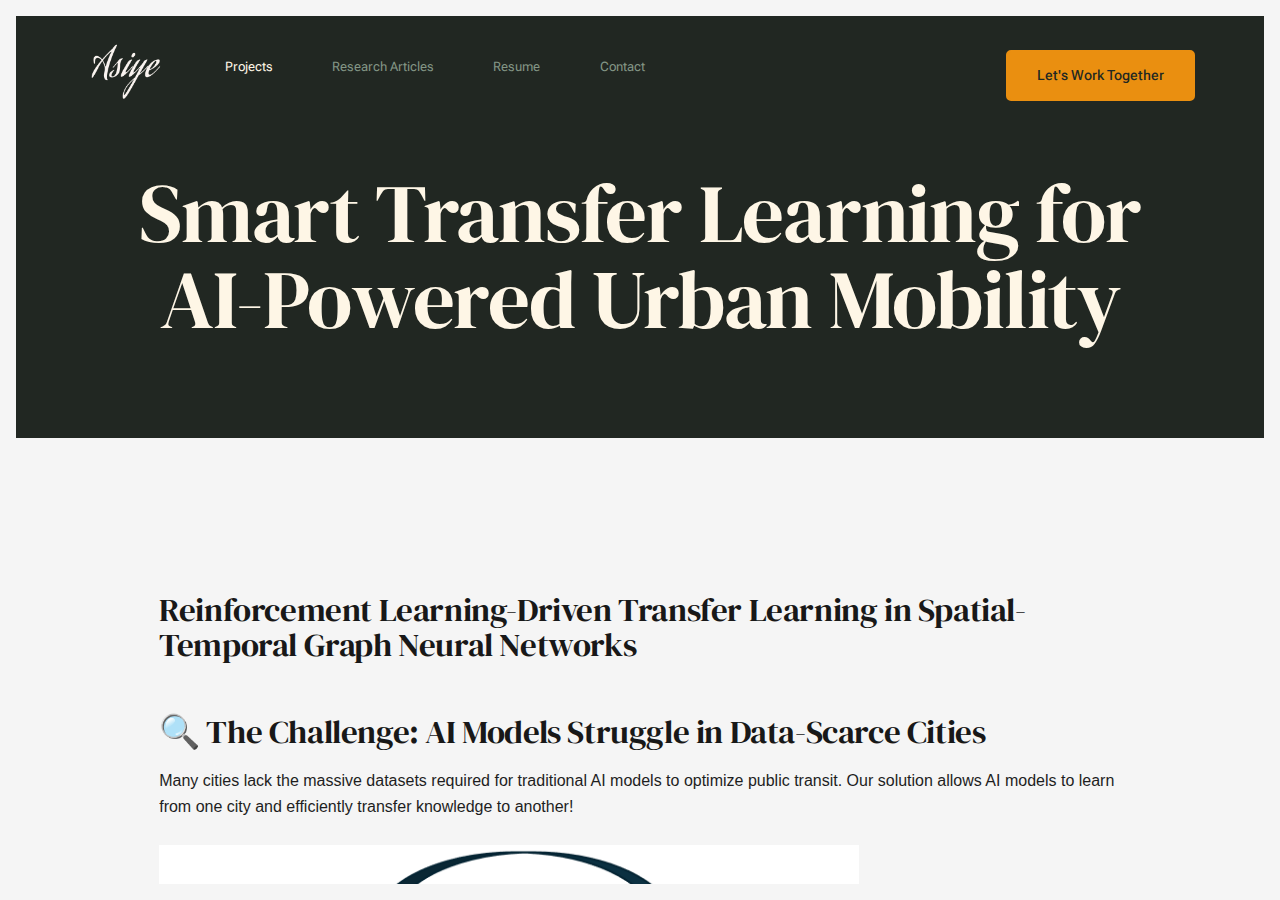
<file: project3.html>
<!DOCTYPE html>
<html lang="en" class="no-js">
<head>
    <meta charset="utf-8">
    <meta name="viewport" content="width=device-width, initial-scale=1">
    <title>Intelligent Query Processor - AI-Powered Search Optimization</title>

    <script>
        document.documentElement.classList.remove('no-js');
        document.documentElement.classList.add('js');
    </script>

    <link rel="stylesheet" href="css/vendor.css">
    <link rel="stylesheet" href="css/styles.css">

    <link rel="apple-touch-icon" sizes="180x180" href="apple-touch-icon.png">
    <link rel="icon" type="image/png" sizes="32x32" href="favicon-32x32.png">
    <link rel="icon" type="image/png" sizes="16x16" href="favicon-16x16.png">
    <link rel="manifest" href="site.webmanifest">
</head>

<body id="top">

    <div id="page" class="s-pagewrap">

        <!-- # site header -->
        <header class="s-header">
            <div class="row s-header__inner width-sixteen-col">
                <div class="s-header__block">
                    <div class="s-header__logo">
                        <a class="logo" href="index.html">
                            <img src="images/Logo.png" alt="Homepage">
                        </a>
                    </div>
                    <a class="s-header__menu-toggle" href="#0"><span>Menu</span></a>
                </div>

                <nav class="s-header__nav">
                    <ul class="s-header__menu-links">
                        <li class="current"><a href="services.html">Projects</a></li>
                        <li><a href="blog.html">Research Articles</a></li>
                        <li><a href="about.html">Resume</a></li>
                        <li><a href="contact.html">Contact</a></li>
                    </ul>
                    <div class="s-header__contact">
                        <a href="contact.html" class="btn btn--primary s-header__contact-btn">Let's Work Together</a>                        
                    </div>
                </nav>
            </div>
        </header>

        <!-- # site main content -->
        <section id="content" class="s-content">
            <section class="s-pageheader pageheader">
                <div class="row">
                    <div class="column xl-12">
                        <h1 class="page-title"> Smart Transfer Learning for AI-Powered Urban Mobility </h1>
                    </div>
                </div>
            </section>
            
            <section class="s-pagecontent pagecontent">
                <div class="row width-narrower">
                    <div class="column xl-12"> 
            
                        <h2>Reinforcement Learning-Driven Transfer Learning in Spatial-Temporal Graph Neural Networks</h2>
            
                        
            
                        <h2>🔍 The Challenge: AI Models Struggle in Data-Scarce Cities</h2>
                        <p>
                            Many cities lack the massive datasets required for traditional AI models to optimize public transit. 
                            Our solution allows AI models to learn from one city and efficiently transfer knowledge to another!
                        </p>

                        <figure class="project-image-container">
                            <img src="images/project3/img1.png" alt="AI-powered Transfer Learning" class="project-image" width="700">
                            <figcaption class="project-caption">AI-driven transfer learning enables transit optimization in data-scarce cities.</figcaption>
                        </figure>
            
                        <h2>🌟 Our Breakthrough: AI That Learns and Adapts Across Cities!</h2>
                        <ul>
                            <li>✅ Trained on large cities, applied to smaller ones</li>
                            <li>✅ Uses reinforcement learning for efficient knowledge transfer</li>
                            <li>✅ Boosts accuracy while reducing data dependency</li>
                        </ul>
            
            
                        <h2>🧠 How It Works: AI + Reinforcement Learning = Smarter Cities</h2>
                        <p>Instead of training models from scratch for every city, we optimize knowledge transfer using:</p>
                        <ul>
                            <li>🔹 <b>Graph Neural Networks (GNNs):</b> Understands transit network structures</li>
                            <li>🔹 <b>Reinforcement Learning:</b> Optimizes knowledge transfer efficiency</li>
                            <li>🔹 <b>Scalability:</b> Works on cities with minimal data</li>
                        </ul>
            
                        <figure class="project-image-container">
                            <img src="images/project3/img2.png" alt="Performance Comparison" class="project-image" width="700">
                            <figcaption class="project-caption">Structure of the Proposed Model</figcaption>
                        </figure>
            
                        <h2>📈 Performance & Real-World Validation</h2>
                        <ul>
                            <li>🚇 Successfully applied to bus networks in Laval, Canada & Ames, USA</li>
                            <li>🌍 Scalable for global urban transit systems</li>
                        </ul>
            
                        <figure class="project-image-container">
                            <img src="images/project3/img4.png" alt="Performance Comparison" class="project-image" width="400">
                            <figcaption class="project-caption">Our model improves accuracy while reducing data requirements.</figcaption>
                        </figure>
            
                        <h2> 🔗 Want to Collaborate?</h2>
                        <p>
                             📄 Interested in this Project? → <a href="mailto:#0" target="_blank"><b> Send me an Email</b></a>  
                        </p>
                        
                        <p>🚀 Join us in transforming the future of intelligent search! </p>

                        <p> <a href="contact.html">💡 Get in Touch for Collaborations!</a> </p>

            
                    </div>
                </div>
            </section>
        </section> 
        <!-- # footer 
        ================================================== -->
        <footer class="s-footer">
            <div class="row s-footer__content">
                <div class="column xl-8 lg-8 md-12 s-footer__block s-footer__about">                    
                    <h3>About Asiye</h3>
                    <p>
                    I’m Asiye Baghbani, a Machine Learning Scientist & AI Engineer specializing in deep learning, LLMs,
                    and data-driven AI solutions. With a strong academic and research background, I bridge cutting-edge 
                    AI theory and real-world applications to solve complex problems.
                    Passionate about innovation and collaboration, I’m always open to exciting AI-driven projects. 
                    Let’s connect and build the future of AI together! 
                    </p>  
                    <!-- Social icons go here -->
                </div>                
                <div class="column xl-4 lg-4 md-12 s-footer__block s-footer__site-links" style="text-align: right;">
                    <h3>Site Links</h3>
                    <ul class="link-list">
                        <li><a href="index.html">Home</a></li>
                        <li><a href="services.html">Projects</a></li>
                        <li><a href="blog.html">Research Articles</a></li>
                        <li><a href="about.html">Resume</a></li>
                        <li><a href="contact.html">Contact</a></li>
                    </ul>
                </div>
            </div>  
            
            <div class="row s-footer__bottom">
                <div class="column xl-6 lg-12">
                <ul class="s-footer__social social-list">
                    <!-- LinkedIn -->
                    <li>
                        <a href="https://www.linkedin.com/in/asiyebaghbani/" target="_blank">
                            <img src="images/icons/Linkedin.png" alt="LinkedIn" width="48" height="48">
                        </a>
                    </li>
                
                    <!-- GitHub -->
                    <li>
                        <a href="https://github.com/asiyebaghbani" target="_blank">
                            <img src="images/icons/github.png" alt="GitHub" width="48" height="48">
                        </a>
                    </li>
                
                    <!-- Google Scholar -->
                    <li>
                        <a href="https://scholar.google.com/citations?user=iSBLoZYAAAAJ&hl=en" target="_blank">
                            <img src="images/icons/google-scholar.svg" alt="Google Scholar" width="48" height="48">
                        </a>
                    </li>
                </ul> <!-- end s-footer__social -->
                </div>
                

                <div class="ss-go-top">
                    <a class="smoothscroll" title="Back to Top" href="#top">
                        <svg xmlns="http://www.w3.org/2000/svg" viewBox="0 0 24 24" width="36" height="36" fill="none" stroke="#ffffff" stroke-width="1" stroke-linecap="round" stroke-linejoin="round">&lt;!--!  Atomicons Free 1.00 by @atisalab License - https://atomicons.com/license/ (Icons: CC BY 4.0) Copyright 2021 Atomicons --&gt;<polyline points="17 11 12 6 7 11"></polyline><line x1="12" y1="18" x2="12" y2="6"></line></svg>
                    </a>
                </div> <!-- end ss-go-top -->
            </div>
            
        </footer> <!-- end s-footer -->

    </div> <!-- end page-wrap -->

    <!-- Java Script
    ================================================== -->
    <script src="js/plugins.js"></script>
    <script src="js/main.js"></script>

</body>
</html>
</file>
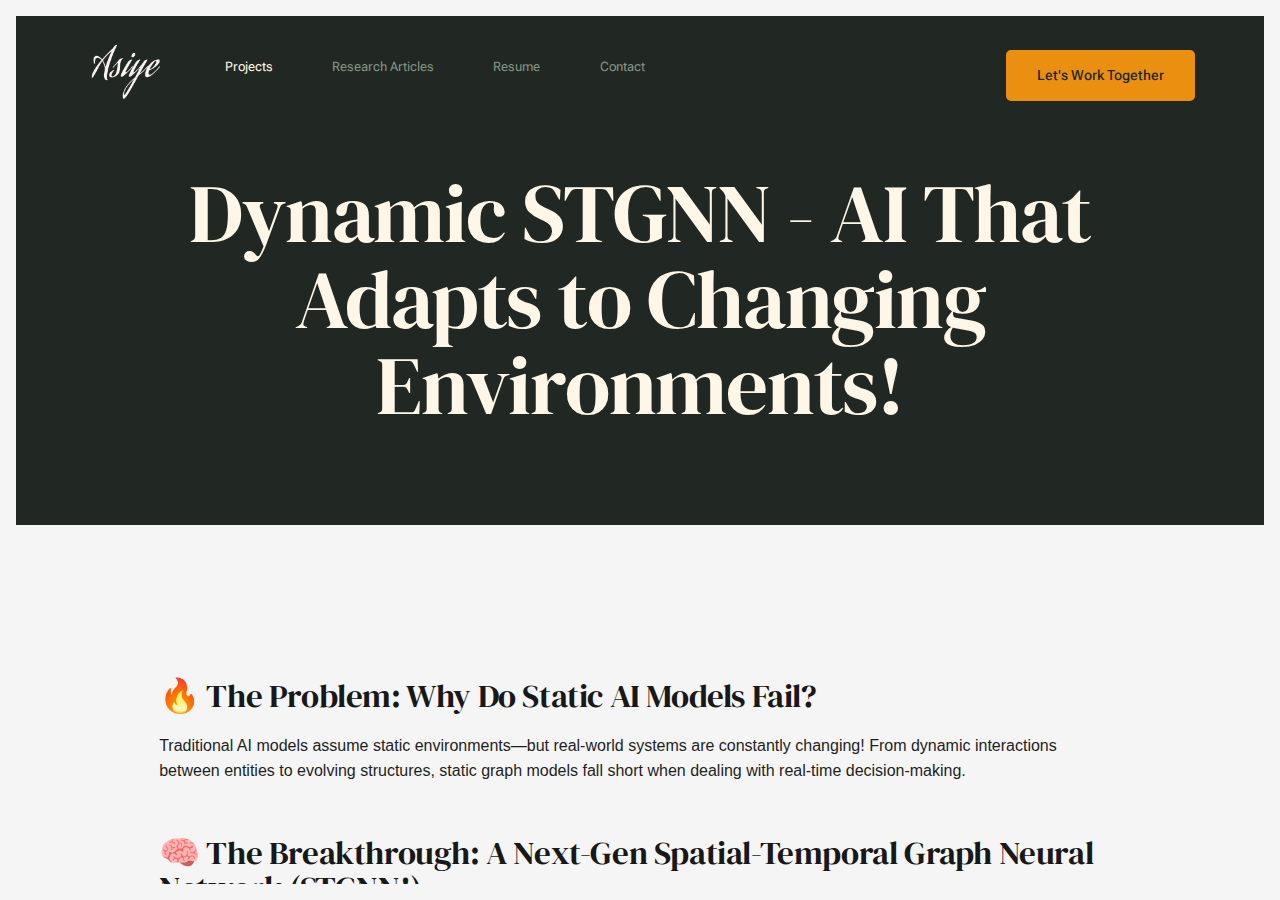
<file: project4.html>
<!DOCTYPE html>
<html lang="en" class="no-js">
<head>
    <meta charset="utf-8">
    <meta name="viewport" content="width=device-width, initial-scale=1">
    <title>Dynamic STGNN</title>

    <script>
        document.documentElement.classList.remove('no-js');
        document.documentElement.classList.add('js');
    </script>

    <link rel="stylesheet" href="css/vendor.css">
    <link rel="stylesheet" href="css/styles.css">

    <link rel="apple-touch-icon" sizes="180x180" href="apple-touch-icon.png">
    <link rel="icon" type="image/png" sizes="32x32" href="favicon-32x32.png">
    <link rel="icon" type="image/png" sizes="16x16" href="favicon-16x16.png">
    <link rel="manifest" href="site.webmanifest">
</head>

<body id="top">

    <div id="page" class="s-pagewrap">

        <!-- # site header -->
        <header class="s-header">
            <div class="row s-header__inner width-sixteen-col">
                <div class="s-header__block">
                    <div class="s-header__logo">
                        <a class="logo" href="index.html">
                            <img src="images/Logo.png" alt="Homepage">
                        </a>
                    </div>
                    <a class="s-header__menu-toggle" href="#0"><span>Menu</span></a>
                </div>

                <nav class="s-header__nav">
                    <ul class="s-header__menu-links">
                        <li class="current"><a href="services.html">Projects</a></li>
                        <li><a href="blog.html">Research Articles</a></li>
                        <li><a href="about.html">Resume</a></li>
                        <li><a href="contact.html">Contact</a></li>
                    </ul>
                    <div class="s-header__contact">
                        <a href="contact.html" class="btn btn--primary s-header__contact-btn">Let's Work Together</a>                        
                    </div>
                </nav>
            </div>
        </header>

        <!-- # site main content -->
        <section id="content" class="s-content">
            <section class="s-pageheader pageheader">
                <div class="row">
                    <div class="column xl-12">
                        <h1 class="page-title"> Dynamic STGNN - AI That Adapts to Changing Environments!</h1>
                    </div>
                </div>
            </section>

            <section class="s-pagecontent pagecontent">
                <div class="row width-narrower">
                    <div class="column xl-12"> 

                        <h2> 🔥 The Problem: Why Do Static AI Models Fail? </h2>
                        <p>
                           Traditional AI models assume static environments—but real-world systems are constantly changing! 
                          From dynamic interactions between entities to evolving structures, static graph models fall short when dealing with real-time decision-making.

                        </p>


                        <h2>🧠 The Breakthrough: A Next-Gen Spatial-Temporal Graph Neural Network (STGNN!)</h2>
                        <p>
                            We introduce Dynamic STGNN, an adaptive AI system that learns from ever-changing relationships. 
                          Unlike conventional STGNNs that treat connections as fixed, our approach redefines networks dynamically by focusing on active interactions in real-time.
                        </p>


                        <ul>
                            <li>🔹 <b>1️⃣ Graph Attention Mechanism 🎯 </b> – Identifies key relationships that matter </li>
                            <li>🔹 <b>2️⃣ Masked Temporal Learning ⏳</b> – Focuses only on relevant time sequences</li>
                            <li>🔹 <b>3️⃣ Dynamic Node Activation 🔄 </b> – Adapts to real-world changes on the fly</li>
                            <li>🔹 <b>4️⃣ Multi-Step Forecasting 🔍 </b> – Predicts future trends with precision</li>
                        </ul>

                      

                        <h2>🚀 Why This Is a Game-Changer?</h2>
                        <ul>
                            <li>🔹 No more static assumptions—our model adapts in real-time</li>
                            <li>🔹 Handles complex, evolving environments better than traditional AI</li>
                            <li>🔹 Accurately predicts future states based on real-time signals</li>
                            <li>🔹 Scalable & Efficient—can be applied to finance, security, logistics, and more!</li>
                        </ul>


                        <h2> 🔗 Want to Collaborate?</h2>
                        <p>
                             📄 Interested in this Project? → <a href="mailto:#0" target="_blank"><b> Send me an Email</b></a>  
                        </p>
                        
                        <p>🚀 Join us in transforming the future of intelligent search! </p>

                        <p> <a href="contact.html">💡 Get in Touch for Collaborations!</a> </p>

                    </div>
                </div>
            </section>
        </section>

        <!-- # footer 
        ================================================== -->
        <footer class="s-footer">
            <div class="row s-footer__content">
                <div class="column xl-8 lg-8 md-12 s-footer__block s-footer__about">                    
                    <h3>About Asiye</h3>
                    <p>
                    I’m Asiye Baghbani, a Machine Learning Scientist & AI Engineer specializing in deep learning, LLMs,
                    and data-driven AI solutions. With a strong academic and research background, I bridge cutting-edge 
                    AI theory and real-world applications to solve complex problems.
                    Passionate about innovation and collaboration, I’m always open to exciting AI-driven projects. 
                    Let’s connect and build the future of AI together! 
                    </p>  
                    <!-- Social icons go here -->
                </div>                
                <div class="column xl-4 lg-4 md-12 s-footer__block s-footer__site-links" style="text-align: right;">
                    <h3>Site Links</h3>
                    <ul class="link-list">
                        <li><a href="index.html">Home</a></li>
                        <li><a href="services.html">Projects</a></li>
                        <li><a href="blog.html">Research Articles</a></li>
                        <li><a href="about.html">Resume</a></li>
                        <li><a href="contact.html">Contact</a></li>
                    </ul>
                </div>
            </div>  
            
            <div class="row s-footer__bottom">
                <div class="column xl-6 lg-12">
                <ul class="s-footer__social social-list">
                    <!-- LinkedIn -->
                    <li>
                        <a href="https://www.linkedin.com/in/asiyebaghbani/" target="_blank">
                            <img src="images/icons/Linkedin.png" alt="LinkedIn" width="48" height="48">
                        </a>
                    </li>
                
                    <!-- GitHub -->
                    <li>
                        <a href="https://github.com/asiyebaghbani" target="_blank">
                            <img src="images/icons/github.png" alt="GitHub" width="48" height="48">
                        </a>
                    </li>
                
                    <!-- Google Scholar -->
                    <li>
                        <a href="https://scholar.google.com/citations?user=iSBLoZYAAAAJ&hl=en" target="_blank">
                            <img src="images/icons/google-scholar.svg" alt="Google Scholar" width="48" height="48">
                        </a>
                    </li>
                </ul> <!-- end s-footer__social -->
                </div>
                

                <div class="ss-go-top">
                    <a class="smoothscroll" title="Back to Top" href="#top">
                        <svg xmlns="http://www.w3.org/2000/svg" viewBox="0 0 24 24" width="36" height="36" fill="none" stroke="#ffffff" stroke-width="1" stroke-linecap="round" stroke-linejoin="round">&lt;!--!  Atomicons Free 1.00 by @atisalab License - https://atomicons.com/license/ (Icons: CC BY 4.0) Copyright 2021 Atomicons --&gt;<polyline points="17 11 12 6 7 11"></polyline><line x1="12" y1="18" x2="12" y2="6"></line></svg>
                    </a>
                </div> <!-- end ss-go-top -->
            </div>
            
        </footer> <!-- end s-footer -->

    </div> <!-- end page-wrap -->

    <!-- Java Script
    ================================================== -->
    <script src="js/plugins.js"></script>
    <script src="js/main.js"></script>

</body>
</html>
</file>
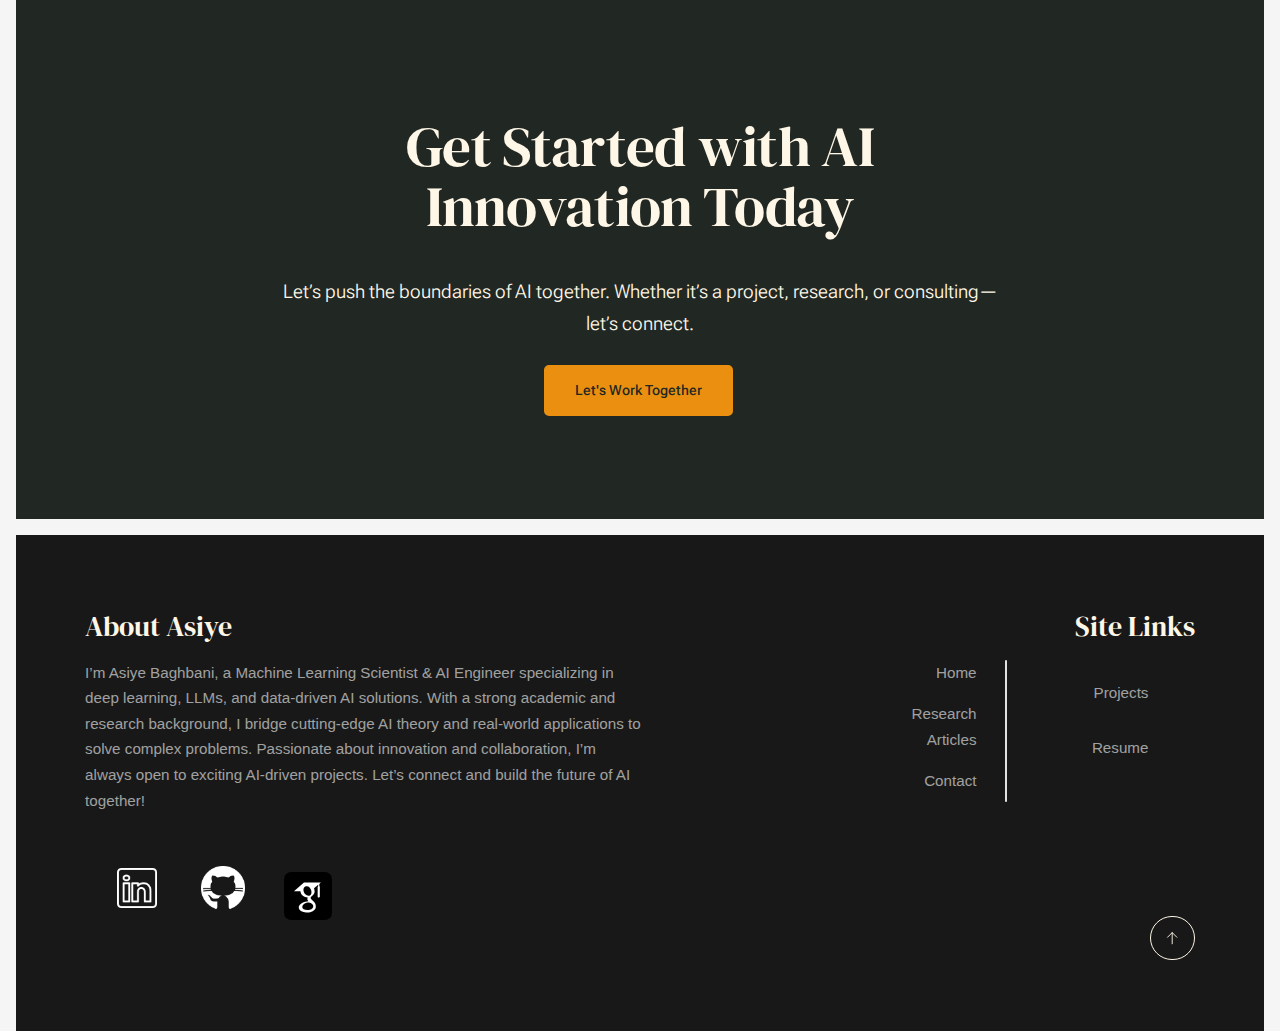
<file: services.html>
<script>
document.addEventListener("DOMContentLoaded", function () {
    const pages = document.querySelectorAll(".publication-page");
    const paginationLinks = document.querySelectorAll(".pgn__num");
    const prevButton = document.getElementById("prevPage");
    const nextButton = document.getElementById("nextPage");

    let currentPage = 1;

    function showPage(pageNumber) {
        pages.forEach((page, index) => {
            page.style.display = (index + 1 === pageNumber) ? "block" : "none";
        });

        document.querySelectorAll(".pgn__num").forEach(link => link.classList.remove("current"));
        document.querySelector(`.pgn__num[data-page="${pageNumber}"]`).classList.add("current");

        currentPage = pageNumber;
    }

    paginationLinks.forEach(link => {
        link.addEventListener("click", function (e) {
            e.preventDefault();
            const pageNumber = parseInt(link.getAttribute("data-page"));
            showPage(pageNumber);
        });
    });

    prevButton.addEventListener("click", function (e) {
        e.preventDefault();
        if (currentPage > 1) {
            showPage(currentPage - 1);
        }
    });

    nextButton.addEventListener("click", function (e) {
        e.preventDefault();
        if (currentPage < pages.length) {
            showPage(currentPage + 1);
        }
    });

    // Show first page by default
    showPage(1);
});
</script>

<!DOCTYPE html>
<html lang="en" class="no-js" >
<head>

    <!--- basic page needs
    ================================================== -->
    <meta charset="utf-8">
    <meta name="viewport" content="width=device-width, initial-scale=1">
    <title>Projects - Asiye</title>

    <script>
        document.documentElement.classList.remove('no-js');
        document.documentElement.classList.add('js');
    </script>

    <!-- CSS
    ================================================== -->
    <link rel="stylesheet" href="css/vendor.css">
    <link rel="stylesheet" href="css/styles.css">

    <!-- favicons
    ================================================== -->
    <link rel="apple-touch-icon" sizes="180x180" href="apple-touch-icon.png">
    <link rel="icon" type="image/png" sizes="32x32" href="favicon-32x32.png">
    <link rel="icon" type="image/png" sizes="16x16" href="favicon-16x16.png">
    <link rel="manifest" href="site.webmanifest">

</head>


<body id="top">


    <!-- preloader
    ================================================== -->
    <div id="preloader">
        <div id="loader" class="dots-fade">
            <div></div>
            <div></div>
            <div></div>
        </div>
    </div>


    <!-- page wrap
    ================================================== -->
    <div id="page" class="s-pagewrap">

        <!-- # site header 
        ================================================== -->
        <header class="s-header">

            <div class="row s-header__inner width-sixteen-col">

                <div class="s-header__block">
                    <div class="s-header__logo">
                        <a class="logo" href="index.html">
                            <img src="images/Logo.png" alt="Homepage">
                        </a>
                    </div>

                    <a class="s-header__menu-toggle" href="#0"><span>Menu</span></a>
                </div> <!-- end s-header__block -->

                <nav class="s-header__nav">
    
                    <ul class="s-header__menu-links">
                        <li class="current"><a href="services.html">Projects</a></li>
                        <li><a href="blog.html">Research Articles</a></li>
                        <li><a href="about.html">Resume</a></li>
                        <li><a href="contact.html">Contact</a></li>
                    </ul> <!-- s-header__menu-links -->

                    <div class="s-header__contact">
                        <a href="contact.html" class="btn btn--primary s-header__contact-btn">Let's Work Together</a>                        
                    </div> <!-- s-header__contact -->
    
                </nav> <!-- end s-header__nav -->

            </div> <!-- end s-header__inner -->

        </header> <!-- end s-header -->


        <!-- # site main content
        ================================================== -->
        <section id="content" class="s-content">

               <section class="s-pageheader pageheader">
                    <div class="row">
                        <div class="column xl-12">
                            <h1 class="page-title">
                                Recent Projects 
                            </h1>
                        </div>
                    </div>
               </section>   

                <section class="s-pagecontent pagecontent">

                    <!-- pagination -->
                    
                    <div class="publication-page" id="page-1">
                        <div class="row">
                        <div class="column xl-12 grid-block">          
        
                            <!-- <div class="grid-full">         -->
                                <div class="grid-full grid-list-items">

                                    <div class="grid-list-items__item blog-card">
                                        <div class="blog-card__header">
                                            
                                            <h3 class="blog-card__title">
                                                <a href="project1.html">TMS-GNN: Revolutionizing Bus Passenger Flow Prediction with AI & Traffic Intelligence</a>
                                            </h3>
                                        </div>
                                        <div class="blog-card__image">
                                            <a href="project1.html">
                                                <img src="images/project1/img4.png" alt="AI Traffic Prediction">
                                            </a>
                                        </div>
                                        <div class="blog-card__text">
                                            <p>
                                                Think of TMS-GNN as the brain of public transit 🧠 —analyzing how passengers move and how traffic impacts their journeys.
                                            </p>
                                            <a href="project1.html" class="read-more">Read More</a>
                                        </div>
                                    </div><!-- end blog-card -->

                                    
                                    <div class="grid-list-items__item blog-card">
                                        <div class="blog-card__header">
                                            
                                            <h3 class="blog-card__title">
                                                <a href="project2.html">Intelligent Query Processor: Revolutionizing SQL with GenAI and LLMs!</a>
                                            </h3>
                                        </div>
                                        <div class="blog-card__image">
                                            <a href="project2.html">
                                                <img src="images/project2/img2.png" alt="AI Traffic Prediction">
                                            </a>
                                        </div>
                                        <div class="blog-card__text">
                                            <p>
                                                A cutting-edge AI-powered query processor that understands, optimizes, and executes complex 
                                                database queries with machine learning. </p>
                                            <a href="project2.html" class="read-more">Read More</a>
                                        </div>
                                    </div><!-- end blog-card -->

                                    
                                    <div class="grid-list-items__item blog-card">
                                        <div class="blog-card__header">
                                            
                                            <h3 class="blog-card__title">
                                                <a href="project3.html">Reinforcement Learning-Driven Transfer Learning in Spatial-Temporal Graph Neural Networks</a>
                                            </h3>
                                        </div>
                                        <div class="blog-card__image">
                                            <a href="project3.html">
                                                <img src="images/project3/img1.png" alt="AI Traffic Prediction">
                                            </a>
                                        </div>
                                        <div class="blog-card__text">
                                            <p>
                                                Instead of training models from scratch for every city, we teach AI how to learn efficiently from one
                                                city and apply its knowledge to another! Could be generalized to any network problem from social media to health care domains!
                                            </p>
                                            <a href="project3.html" class="read-more">Read More</a>
                                        </div>
                                    </div><!-- end blog-card -->
                                    
        
                                </div> <!-- grid-list-items -->
                            <!-- </div>     -->

                        </div> <!-- end grid-block-->
                    </div> <!-- end row -->

                    </div>
                    
                    <div class="publication-page" id="page-2" style="display: none;">
                        <!-- Second set of publications -->
                        <div class="row">
                        <div class="column xl-12 grid-block">          
        
                            <!-- <div class="grid-full">         -->
                                <div class="grid-full grid-list-items">

                                    <div class="grid-list-items__item blog-card">
                                        <div class="blog-card__header">
                                        
                                            <h3 class="blog-card__title">
                                                <a href="project4.html">Dynamic AI: Advancing Spatial-Temporal Graph Neural Networks</a>
                                            </h3>
                                        </div>
                                        <div class="blog-card__image">
                                            <a href="project1.html">
                                                <img src="images/project4.png" alt="AI Traffic Prediction">
                                            </a>
                                        </div>
                                        <div class="blog-card__text">
                                            <p>
                                                Traditional AI struggles with changing environments, but Dynamic Spatial-Temporal Graph Neural Networks (STGNNs) 
                                                adapt in real-time. By integrating dynamic node relationships, evolving patterns, and real-time learning, 
                                                this innovation unlocks smarter, faster, and more resilient AI for complex, ever-changing systems.</p>
                                            <a href="project4.html" class="read-more">Read More</a>
                                        </div>
                                    </div><!-- end blog-card -->

                                    <div class="grid-list-items__item blog-card">
                                        <div class="blog-card__header">
                                            
                                            <h3 class="blog-card__title">
                                                <a href="#">Federated Learning in GNNs</a>

                                            </h3>
                                            <a href="#" class="read-more">Coming Soon</a>

                                        </div>
                                        
                                    </div><!-- end blog-card -->

                                    <div class="grid-list-items__item blog-card">
                                        <div class="blog-card__header">
                                            
                                            <h3 class="blog-card__title">
                                                <a href="#">AI & Explainability</a>
                                            </h3>
                                            <a href="#" class="read-more">Coming Soon</a>
                                        </div>
                                        
                                    </div><!-- end blog-card -->

                                    
                                    

                                    
                                    
                                    
        
                                </div> <!-- grid-list-items -->
                            <!-- </div>     -->

                        </div> <!-- end grid-block-->
                    </div> <!-- end row -->

                    </div>
                    
                        
                    </div>

                    
                    <!-- pagination -->
                    <div class="row navigation pagination">
                        <div class="column xl-12">
                            <nav class="pgn">
                                <ul>
                                    <li>
                                        <a class="pgn__prev" href="#" id="prevPage">
                                            <svg xmlns="http://www.w3.org/2000/svg" width="24" height="24" viewBox="0 0 24 24">
                                                <path d="M12.707 17.293L8.414 13H18v-2H8.414l4.293-4.293-1.414-1.414L4.586 12l6.707 6.707z"/>
                                            </svg>
                                        </a>
                                    </li>
                                    <li><a class="pgn__num current" href="#" data-page="1">1</a></li>
                                    <li><a class="pgn__num" href="#" data-page="2">2</a></li>
                                    <li>
                                        <a class="pgn__next" href="#" id="nextPage">
                                            <svg xmlns="http://www.w3.org/2000/svg" width="24" height="24" viewBox="0 0 24 24">
                                                <path d="M11.293 17.293l1.414 1.414L19.414 12l-6.707-6.707-1.414 1.414L15.586 11H6v2h9.586z"/>
                                            </svg>
                                        </a>
                                    </li>
                                </ul>
                            </nav>
                        </div> <!-- end column -->
                    </div> <!-- end pagination -->

               </section>

        </section> <!-- s-content-->

        <!-- # cta
        ================================================== -->
        <section id="cta" class="s-cta">

            <div class="row row-x-center text-center">
                <div class="column xl-8 lg-12">

                    <div class="s-cta__content">
                        <h2 class="text-display-title">
                        Get Started with AI Innovation Today
                        </h2>
                        <p class="lead">
                        Let’s push the boundaries of AI together. Whether it’s a project, research, or consulting—let’s connect.
                        </p>
                        <a href="contact.html" class="btn btn--primary">Let's Work Together</a>
                    </div>

                </div>
            </div>

        </section> <!-- end s-cta -->


        <!-- # footer 
        ================================================== -->
        <footer class="s-footer">
            <div class="row s-footer__content">
                <div class="column xl-8 lg-8 md-12 s-footer__block s-footer__about">                    
                    <h3>About Asiye</h3>
                    <p>
                    I’m Asiye Baghbani, a Machine Learning Scientist & AI Engineer specializing in deep learning, LLMs,
                    and data-driven AI solutions. With a strong academic and research background, I bridge cutting-edge 
                    AI theory and real-world applications to solve complex problems.
                    Passionate about innovation and collaboration, I’m always open to exciting AI-driven projects. 
                    Let’s connect and build the future of AI together! 
                    </p>  
                    <!-- Social icons go here -->
                </div>                
                <div class="column xl-4 lg-4 md-12 s-footer__block s-footer__site-links" style="text-align: right;">
                    <h3>Site Links</h3>
                    <ul class="link-list">
                        <li><a href="index.html">Home</a></li>
                        <li><a href="services.html">Projects</a></li>
                        <li><a href="blog.html">Research Articles</a></li>
                        <li><a href="about.html">Resume</a></li>
                        <li><a href="contact.html">Contact</a></li>
                    </ul>
                </div>
            </div>  
            
            <div class="row s-footer__bottom">
                <div class="column xl-6 lg-12">
                <ul class="s-footer__social social-list">
                    <!-- LinkedIn -->
                    <li>
                        <a href="https://www.linkedin.com/in/asiyebaghbani/" target="_blank">
                            <img src="images/icons/Linkedin.png" alt="LinkedIn" width="48" height="48">
                        </a>
                    </li>
                
                    <!-- GitHub -->
                    <li>
                        <a href="https://github.com/asiyebaghbani" target="_blank">
                            <img src="images/icons/github.png" alt="GitHub" width="48" height="48">
                        </a>
                    </li>
                
                    <!-- Google Scholar -->
                    <li>
                        <a href="https://scholar.google.com/citations?user=iSBLoZYAAAAJ&hl=en" target="_blank">
                            <img src="images/icons/google-scholar.svg" alt="Google Scholar" width="48" height="48">
                        </a>
                    </li>
                </ul> <!-- end s-footer__social -->
                </div>
                

                <div class="ss-go-top">
                    <a class="smoothscroll" title="Back to Top" href="#top">
                        <svg xmlns="http://www.w3.org/2000/svg" viewBox="0 0 24 24" width="36" height="36" fill="none" stroke="#ffffff" stroke-width="1" stroke-linecap="round" stroke-linejoin="round">&lt;!--!  Atomicons Free 1.00 by @atisalab License - https://atomicons.com/license/ (Icons: CC BY 4.0) Copyright 2021 Atomicons --&gt;<polyline points="17 11 12 6 7 11"></polyline><line x1="12" y1="18" x2="12" y2="6"></line></svg>
                    </a>
                </div> <!-- end ss-go-top -->
            </div>
            
        </footer> <!-- end s-footer -->

    </div> <!-- end page-wrap -->

    <!-- Java Script
    ================================================== -->
    <script src="js/plugins.js"></script>
    <script src="js/main.js"></script>

</body>
</html>
</file>
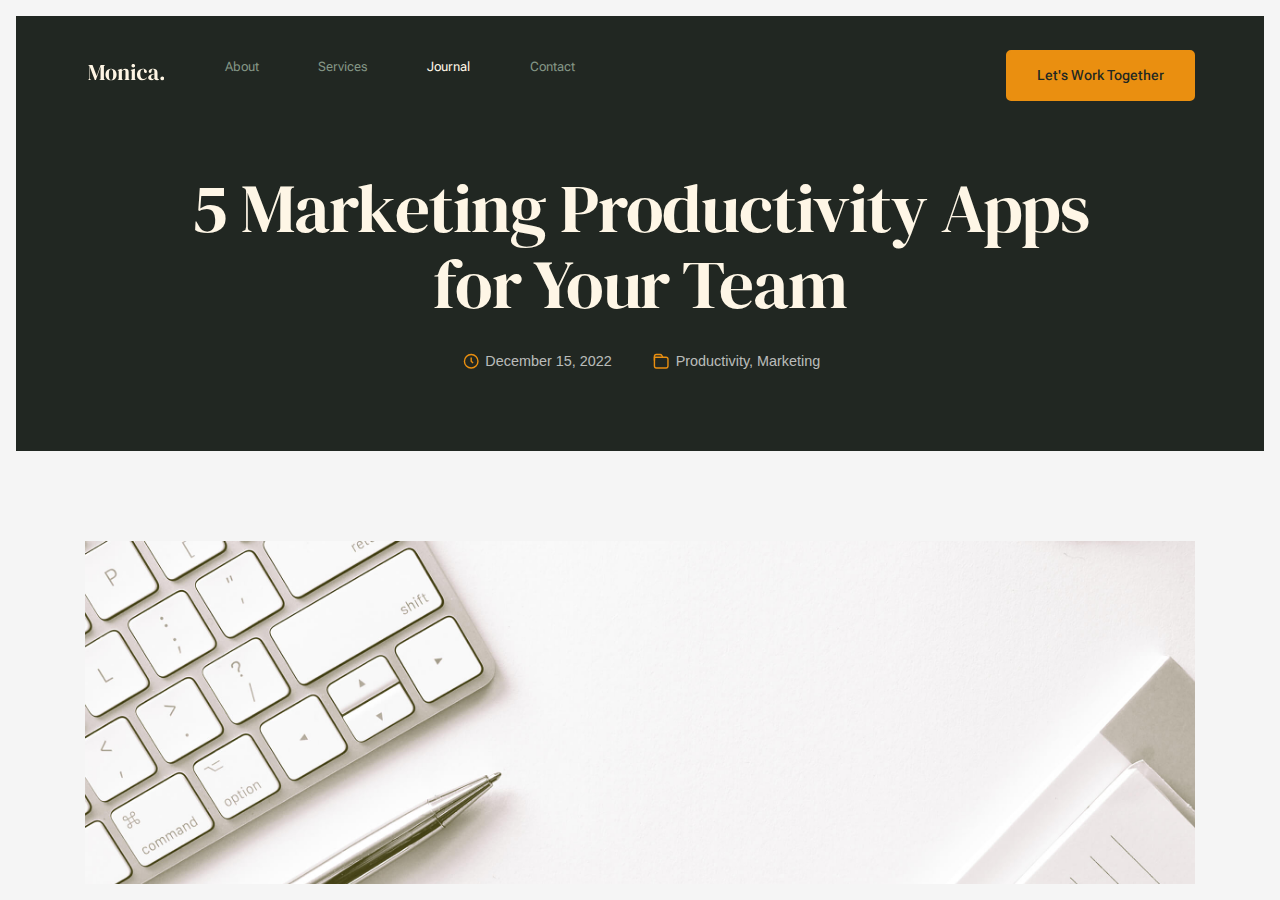
<file: single.html>
<!DOCTYPE html>
<html lang="en" class="no-js" >
<head>

    <!--- basic page needs
    ================================================== -->
    <meta charset="utf-8">
    <meta name="viewport" content="width=device-width, initial-scale=1">
    <title>Single - Asiye</title>

    <script>
        document.documentElement.classList.remove('no-js');
        document.documentElement.classList.add('js');
    </script>

    <!-- CSS
    ================================================== -->
    <link rel="stylesheet" href="css/vendor.css">
    <link rel="stylesheet" href="css/styles.css">

    <!-- favicons
    ================================================== -->
    <link rel="apple-touch-icon" sizes="180x180" href="apple-touch-icon.png">
    <link rel="icon" type="image/png" sizes="32x32" href="favicon-32x32.png">
    <link rel="icon" type="image/png" sizes="16x16" href="favicon-16x16.png">
    <link rel="manifest" href="site.webmanifest">

</head>


<body id="top">


    <!-- preloader
    ================================================== -->
    <div id="preloader">
        <div id="loader" class="dots-fade">
            <div></div>
            <div></div>
            <div></div>
        </div>
    </div>


    <!-- page wrap
    ================================================== -->
    <div id="page" class="s-pagewrap">


        <!-- # site header 
        ================================================== -->
        <header class="s-header">

            <div class="row s-header__inner width-sixteen-col">

                <div class="s-header__block">
                    <div class="s-header__logo">
                        <a class="logo" href="index.html">
                            <img src="images/logo.svg" alt="Homepage">
                        </a>
                    </div>

                    <a class="s-header__menu-toggle" href="#0"><span>Menu</span></a>
                </div> <!-- end s-header__block -->

                <nav class="s-header__nav">    
                    <ul class="s-header__menu-links">
                        <li><a href="about.html">About</a></li>
                        <li><a href="services.html">Services</a></li>
                        <li class="current"><a href="blog.html">Journal</a></li>
                        <li><a href="contact.html">Contact</a></li>
                    </ul> <!-- s-header__menu-links -->

                    <div class="s-header__contact">
                        <a href="contact.html" class="btn btn--primary s-header__contact-btn">Let's Work Together</a>
                        
                    </div> <!-- s-header__contact -->    
                </nav> <!-- end s-header__nav -->

            </div> <!-- end s-header__inner -->

        </header> <!-- end s-header -->


        <!-- # site main content
        ================================================== -->
        <article id="content" class="s-content entry">

            <div class="s-pageheader entry__header">
                <div class="row">
                    <div class="column xl-12">

                        <h1 class="entry__title">
                            5 Marketing Productivity Apps for Your Team
                        </h1> <!-- end entry__title -->

                        <div class="entry__meta">
                            <div class="entry__meta-date">
                                <svg width="24" height="24" fill="none" viewBox="0 0 24 24">
                                    <circle cx="12" cy="12" r="7.25" stroke="currentColor" stroke-width="1.5"></circle>
                                    <path stroke="currentColor" stroke-width="1.5" d="M12 8V12L14 14"></path>
                                </svg>
                                December 15, 2022 
                            </div>
                            <div class="entry__meta-cat">
                                <svg width="24" height="24" fill="none" viewBox="0 0 24 24">
                                    <path stroke="currentColor" stroke-linecap="round" stroke-linejoin="round" stroke-width="1.5" d="M19.25 17.25V9.75C19.25 8.64543 18.3546 7.75 17.25 7.75H4.75V17.25C4.75 18.3546 5.64543 19.25 6.75 19.25H17.25C18.3546 19.25 19.25 18.3546 19.25 17.25Z"></path>
                                    <path stroke="currentColor" stroke-linecap="round" stroke-linejoin="round" stroke-width="1.5" d="M13.5 7.5L12.5685 5.7923C12.2181 5.14977 11.5446 4.75 10.8127 4.75H6.75C5.64543 4.75 4.75 5.64543 4.75 6.75V11"></path>
                                </svg>                                      
                                <span class="cat-links">
                                    <a href="blog.html">Productivity</a>
                                    <a href="blog.html">Marketing</a>
                                </span>
                            </div>
                        </div> <!-- end entry__meta -->

                    </div>
                </div>
            </div> <!-- end entry__header --> 

            <div class="s-pagecontent entry__content">

                <div class="row entry__media">
                    <div class="column xl-12">
                        <figure class="featured-image">
                            <img src="images/thumbs/single/standard-1200.jpg" 
                                 srcset="images/thumbs/single/standard-2400.jpg 2400w, 
                                         images/thumbs/single/standard-1200.jpg 1200w, 
                                         images/thumbs/single/standard-600.jpg 600w" sizes="(max-width: 2400px) 100vw, 2400px" alt="">
                        </figure>
                    </div>
                </div> <!-- end entry__media -->

                <div class="row entry__primary width-narrower">
                    <div class="column xl-12"> 

                            <p class="lead">
                            Duis ex ad cupidatat tempor Excepteur cillum cupidatat fugiat nostrud cupidatat dolor 
                            sunt sint sit nisi est eu exercitation incididunt adipisicing veniam velit id fugiat 
                            enim mollit amet anim veniam dolor dolor irure velit commodo cillum sit nulla ullamco 
                            magna amet magna cupidatat qui labore cillum cillum cupidatat fugiat nostrud. </p> 

                            <p class="drop-cap">
                            Eligendi quam at quis. Sit vel neque quam consequuntur expedita quisquam. Incidunt quae 
                            qui error. Rerum non facere mollitia ut magnam laboriosam. Quisquam neque quia ex eligendi 
                            repellat illum quibusdam aut. Architecto quam consequuntur totam ratione reprehenderit est 
                            praesentium impedit maiores incididunt adipisicing veniam velit .
                            </p>
    
                            <p>
                            Duis ex ad cupidatat tempor Excepteur cillum cupidatat fugiat nostrud cupidatat dolor 
                            sunt sint sit nisi est eu exercitation incididunt adipisicing veniam velit id fugiat 
                            enim mollit amet anim veniam dolor dolor irure velit commodo cillum sit nulla ullamco 
                            magna amet magna cupidatat qui labore cillum sit in tempor veniam consequat non laborum 
                            adipisicing aliqua ea nisi sint ut quis proident ullamco ut dolore culpa occaecat ut 
                            laboris in sit minim cupidatat ut dolor voluptate enim veniam consequat occaecat fugiat 
                            in adipisicing in amet Ut nulla nisi non ut enim aliqua laborum mollit quis nostrud sed sed.
                            </p>
            
                            <figure class="alignwide">
                                <img src="images/sample-1200.jpg" 
                                     srcset="images/sample-2400.jpg 2400w, 
                                             images/sample-1200.jpg 1200w, 
                                             images/sample-600.jpg 600w" sizes="(max-width: 2400px) 100vw, 2400px" alt="">
                            </figure>
    
                            <p>
                            Duis ex ad cupidatat tempor Excepteur cillum cupidatat fugiat nostrud cupidatat dolor 
                            sunt sint sit nisi est eu exercitation incididunt adipisicing veniam velit id fugiat 
                            enim mollit amet anim veniam dolor dolor irure velit commodo cillum sit nulla ullamco 
                            magna amet magna cupidatat qui labore cillum sit in tempor veniam consequat non laborum 
                            adipisicing aliqua ea nisi sint ut quis proident ullamco ut dolore culpa occaecat ut 
                            laboris in sit minim cupidatat ut dolor voluptate enim veniam consequat occaecat fugiat 
                            in adipisicing in amet Ut nulla nisi non ut enim aliqua laborum mollit quis nostrud sed sed.
                            </p>
    
                            <h2>Large Heading</h2>
        
                            <p>
                            Harum quidem rerum facilis est et expedita distinctio. Nam libero tempore, cum soluta 
                            nobis est eligendi optio cumque nihil impedit quo minus <a href="http://#">omnis voluptas assumenda est</a> 
                            id quod maxime placeat facere possimus, omnis dolor repellendus. Temporibus autem quibusdam et 
                            aut officiis debitis aut rerum necessitatibus saepe eveniet ut et.</p>
    
                            <blockquote>
                                <p>
                                For God so loved the world, that he gave his only Son, that whoever believes in 
                                him should not perish but have eternal life. For God did not send his Son into 
                                the world to condemn the world, but in order that the world might be 
                                saved through him.
                                </p>
                                <cite>John 3:16-17 ESV</cite>
                            </blockquote>
    
                            <p>
                            Odio dignissimos ducimus qui blanditiis praesentium voluptatum deleniti atque corrupti dolores 
                            et quas molestias excepturi sint occaecati cupiditate non provident, similique sunt in culpa. 
                            Aenean eu leo quam. Pellentesque ornare sem lacinia quam venenatis vestibulum. Nulla vitae elit 
                            libero, a pharetra augue laboris in sit minim cupidatat ut dolor voluptate enim veniam consequat 
                            occaecat fugiat in adipisicing in amet Ut nulla nisi non ut enim aliqua laborum mollit quis nostrud sed sed..</p>
    
                            <h3>Smaller Heading</h3>
    
                            <p>
                            Quidem rerum facilis est et expedita distinctio. Nam libero tempore, cum soluta nobis est 
                            eligendi optio cumque nihil impedit quo minus id quod maxime placeat facere possimus, omnis voluptas 
                            assumenda est, omnis dolor repellendus.
                            </p>
    
                            <p>
                            Quidem rerum facilis est et expedita distinctio. Nam libero tempore, cum soluta nobis est 
                            eligendi optio cumque nihil impedit quo minus id quod maxime placeat facere possimus, omnis voluptas 
                            assumenda est, omnis dolor repellendus.
                            </p>
                                    
                            <p>
                            Odio dignissimos ducimus qui blanditiis praesentium voluptatum deleniti atque corrupti dolores et 
                            quas molestias excepturi sint occaecati cupiditate non provident, similique sunt in culpa.</p>
    
                            <ul>
                                <li>Donec nulla non metus auctor fringilla.
                                    <ul>
                                        <li>Lorem ipsum dolor sit amet.</li>
                                        <li>Lorem ipsum dolor sit amet.</li>
                                        <li>Lorem ipsum dolor sit amet.</li>
                                    </ul>
                                </li>
                                <li>Donec nulla non metus auctor fringilla.</li>
                                <li>Donec nulla non metus auctor fringilla.</li>
                            </ul>
    
                            <p>
                            Odio dignissimos ducimus qui blanditiis praesentium voluptatum deleniti atque corrupti dolores et quas 
                            molestias excepturi sint occaecati cupiditate non provident, similique sunt in culpa. Aenean eu leo quam. 
                            Pellentesque ornare sem lacinia quam venenatis vestibulum. Nulla vitae elit libero, a pharetra augue 
                            laboris in sit minim cupidatat ut dolor voluptate enim veniam consequat occaecat fugiat in adipisicing 
                            in amet Ut nulla nisi non ut enim aliqua laborum mollit quis nostrud sed sed.
                            </p>        

                            <div class="post-nav">
                                <div class="post-nav__prev">
                                    <a href="single-standard.html" rel="prev">
                                        <span>Prev</span>
                                        5 Effective Web Design Principles. 
                                    </a>
                                </div>
                                <div class="post-nav__next">
                                    <a href="single-standard.html" rel="next">
                                        <span>Next</span>
                                        How to Determine the Reach of Your Campaign
                                    </a>
                                </div>
                            </div> <!-- end post-nav -->                                                   
                   
                    </div> <!-- end column-->
                </div> <!-- end entry__primary -->    
                
                <div class="row related-posts">
                    <div class="column xl-12">

                        <h4 class="text-center">Similar Posts</h4>

                        <div class="grid-list-items">
                
                            <div class="grid-list-items__item blog-card">
                                <div class="blog-card__header">
                                    <h3 class="blog-card__title"><a href="https://www.dreamhost.com/r.cgi?287326">Need Web Hosting for Your Websites?</a></h3>
                                </div>
                                <div class="blog-card__text">
                                    <p>
                                    Need hosting for your website? We would highly recommend <a href="https://www.dreamhost.com/r.cgi?287326">DreamHost</a>.
                                    Enjoy 100% in-house support, guaranteed performance and uptime, 1-click installs, and a super-intuitive control 
                                    panel to make managing your websites and projects easy. <a href="https://www.dreamhost.com/r.cgi?287326">Sign up</a> now to get started.
                                    </p>
                                </div>
                            </div> <!-- end blog-card -->
                            <div class="grid-list-items__item blog-card">
                                <div class="blog-card__header">
                                    <h3 class="blog-card__title"><a href="single.html">Why Is Data-Driven Marketing Important?</a></h3>
                                </div>
                                <div class="blog-card__text">
                                    <p>
                                    Rerum quam quos. Quibusdam quis autem voluptatibus earum vel ex error ea magni. Aut asperiores 
                                    sit mollitia. Rem neque et voluptatem eos quia sed eligendi et. Eaque velit eligendi ut 
                                    magnam. Cumque ducimus laborum doloribus facere maxime vel earum quidem enim suscipit.
                                    </p>
                                </div>
                            </div> <!-- end blog-card -->
                            <div class="grid-list-items__item blog-card">
                                <div class="blog-card__header">
                                    <h3 class="blog-card__title"><a href="single.html">How to Develop Successful Marketing Strategies.</a></h3>
                                </div>
                                <div class="blog-card__text">
                                    <p>
                                    Quibusdam quis autem voluptatibus earum vel ex error ea magni. Rerum quam quos. Aut asperiores 
                                    sit mollitia. Rem neque et voluptatem eos quia sed eligendi et. Eaque velit eligendi ut 
                                    magnam. Cumque ducimus laborum doloribus facere maxime vel earum quidem enim suscipit.
                                    </p>
                                </div>
                            </div> <!-- end blog card -->
                        
                        </div> <!-- end grid-list-items -->
                          
                    </div> <!-- end column -->
                </div> <!-- end related-posts --> 

            </div> <!-- end entry__content -->

        </article> <!-- s-content entry-->
        

        <!-- # cta
        ================================================== -->
        <section id="cta" class="s-cta">

            <div class="row row-x-center text-center">
                <div class="column xl-8 lg-12">

                    <div class="s-cta__content">
                        <h2 class="text-display-title">
                        Get started with a consultation today.
                        </h2>
                        <p class="lead">
                        Lorem ipsum dolor sit, amet consectetur adipisicing elit. Quis rem, esse doloribus sint eaque at debitis enim vitae minus expedita ratione dignissimos sit nostrum optio sequi. Ipsa at beatae quam.
                        </p>
                        <a href="contact.html" class="btn btn--primary">Let's Work Together</a>
                    </div>

                </div>
            </div>

        </section> <!-- end s-cta -->


        <!-- # footer 
        ================================================== -->
        <footer class="s-footer">
            <div class="row s-footer__content">
                <div class="column xl-6 lg-6 md-12 s-footer__block s-footer__about">                    
                    <h3>About Asiye</h3>
                    <p>
                    Lorem ipsum dolor sit amet consectetur adipisicing elit. Voluptas illum quasi facere libero, 
                    fugiat laboriosam possimus reprehenderit eveniet vero voluptatum fugit ad quis veritatis suscipit beatae 
                    incidunt perferendis tempore earum hic repellendus quisquam recusandae ipsa id esse. Nobis, aut deleniti.
                    Lorem ipsum dolor sit amet consectetur, adipisicing elit. Facere ratione dignissimos.
                    </p>               
                </div>                
                <div class="column xl-3 lg-6 md-12 s-footer__block s-footer__site-links">
                    <h3>Site Links</h3>
                    <ul class="link-list">
                        <li><a href="index.html">Home</a></li>
                        <li><a href="services.html">Services</a></li>
                        <li><a href="blog.html">Journal</a></li>
                        <li><a href="about.html">About</a></li>
                        <li><a href="contact.html">Contact</a></li>
                        <li><a href="https://www.dreamhost.com/r.cgi?287326">DreamHost</a></li>
                    </ul>
                </div>
                <div class="column xl-3 lg-6 md-12 tab-12 s-footer__block s-footer__newsletter">
                    <h3>Newsletter</h3>

                    <p>
                    Lorem ipsum dolor sit amet consectetur, adipisicing elit. Facere ratione dignissimos.
                    </p>

                    <div class="subscribe-form">
                        <form id="mc-form" class="mc-form">
                            <input type="email" name="EMAIL" id="mce-EMAIL" class="u-fullwidth text-center" placeholder="Your Email Address" title="The domain portion of the email address is invalid (the portion after the @)." pattern="^([^\x00-\x20\x22\x28\x29\x2c\x2e\x3a-\x3c\x3e\x40\x5b-\x5d\x7f-\xff]+|\x22([^\x0d\x22\x5c\x80-\xff]|\x5c[\x00-\x7f])*\x22)(\x2e([^\x00-\x20\x22\x28\x29\x2c\x2e\x3a-\x3c\x3e\x40\x5b-\x5d\x7f-\xff]+|\x22([^\x0d\x22\x5c\x80-\xff]|\x5c[\x00-\x7f])*\x22))*\x40([^\x00-\x20\x22\x28\x29\x2c\x2e\x3a-\x3c\x3e\x40\x5b-\x5d\x7f-\xff]+|\x5b([^\x0d\x5b-\x5d\x80-\xff]|\x5c[\x00-\x7f])*\x5d)(\x2e([^\x00-\x20\x22\x28\x29\x2c\x2e\x3a-\x3c\x3e\x40\x5b-\x5d\x7f-\xff]+|\x5b([^\x0d\x5b-\x5d\x80-\xff]|\x5c[\x00-\x7f])*\x5d))*(\.\w{2,})+$" required>
                            <input type="submit" name="subscribe" value="Subscribe" class="btn btn--primary btn--small u-fullwidth">
                            <!-- <div style="position: absolute; left: -5000px;" aria-hidden="true"><input type="text" name="b_cdb7b577e41181934ed6a6a44_9a91cfe7b3" tabindex="-1" value=""></div> -->
                            <div class="mc-status"></div>
                        </form>
                    </div>
                </div>
            </div>    
            
            <div class="row s-footer__bottom">
                <div class="column xl-6 lg-12">
                    <ul class="s-footer__social social-list">
                        <li>
                            <a href="#0">
                                <svg xmlns="http://www.w3.org/2000/svg" width="24" height="24" viewBox="0 0 24 24" style="fill:rgba(0, 0, 0, 1);transform:;-ms-filter:"><path d="M20,3H4C3.447,3,3,3.448,3,4v16c0,0.552,0.447,1,1,1h8.615v-6.96h-2.338v-2.725h2.338v-2c0-2.325,1.42-3.592,3.5-3.592 c0.699-0.002,1.399,0.034,2.095,0.107v2.42h-1.435c-1.128,0-1.348,0.538-1.348,1.325v1.735h2.697l-0.35,2.725h-2.348V21H20 c0.553,0,1-0.448,1-1V4C21,3.448,20.553,3,20,3z"></path></svg>
                                <span class="u-screen-reader-text">Facebook</span>
                            </a>
                        </li>
                        <li>
                            <a href="#0">
                                <svg xmlns="http://www.w3.org/2000/svg" width="24" height="24" viewBox="0 0 24 24" style="fill:rgba(0, 0, 0, 1);transform:;-ms-filter:"><path d="M19.633,7.997c0.013,0.175,0.013,0.349,0.013,0.523c0,5.325-4.053,11.461-11.46,11.461c-2.282,0-4.402-0.661-6.186-1.809 c0.324,0.037,0.636,0.05,0.973,0.05c1.883,0,3.616-0.636,5.001-1.721c-1.771-0.037-3.255-1.197-3.767-2.793 c0.249,0.037,0.499,0.062,0.761,0.062c0.361,0,0.724-0.05,1.061-0.137c-1.847-0.374-3.23-1.995-3.23-3.953v-0.05 c0.537,0.299,1.16,0.486,1.82,0.511C3.534,9.419,2.823,8.184,2.823,6.787c0-0.748,0.199-1.434,0.548-2.032 c1.983,2.443,4.964,4.04,8.306,4.215c-0.062-0.3-0.1-0.611-0.1-0.923c0-2.22,1.796-4.028,4.028-4.028 c1.16,0,2.207,0.486,2.943,1.272c0.91-0.175,1.782-0.512,2.556-0.973c-0.299,0.935-0.936,1.721-1.771,2.22 c0.811-0.088,1.597-0.312,2.319-0.624C21.104,6.712,20.419,7.423,19.633,7.997z"></path></svg>
                                <span class="u-screen-reader-text">Twitter</span>
                            </a>
                        </li>
                        <li>
                            <a href="#0">
                                <svg xmlns="http://www.w3.org/2000/svg" width="24" height="24" viewBox="0 0 24 24" style="fill:rgba(0, 0, 0, 1);transform:;-ms-filter:"><path d="M11.999,7.377c-2.554,0-4.623,2.07-4.623,4.623c0,2.554,2.069,4.624,4.623,4.624c2.552,0,4.623-2.07,4.623-4.624 C16.622,9.447,14.551,7.377,11.999,7.377L11.999,7.377z M11.999,15.004c-1.659,0-3.004-1.345-3.004-3.003 c0-1.659,1.345-3.003,3.004-3.003s3.002,1.344,3.002,3.003C15.001,13.659,13.658,15.004,11.999,15.004L11.999,15.004z"></path><circle cx="16.806" cy="7.207" r="1.078"></circle><path d="M20.533,6.111c-0.469-1.209-1.424-2.165-2.633-2.632c-0.699-0.263-1.438-0.404-2.186-0.42 c-0.963-0.042-1.268-0.054-3.71-0.054s-2.755,0-3.71,0.054C7.548,3.074,6.809,3.215,6.11,3.479C4.9,3.946,3.945,4.902,3.477,6.111 c-0.263,0.7-0.404,1.438-0.419,2.186c-0.043,0.962-0.056,1.267-0.056,3.71c0,2.442,0,2.753,0.056,3.71 c0.015,0.748,0.156,1.486,0.419,2.187c0.469,1.208,1.424,2.164,2.634,2.632c0.696,0.272,1.435,0.426,2.185,0.45 c0.963,0.042,1.268,0.055,3.71,0.055s2.755,0,3.71-0.055c0.747-0.015,1.486-0.157,2.186-0.419c1.209-0.469,2.164-1.424,2.633-2.633 c0.263-0.7,0.404-1.438,0.419-2.186c0.043-0.962,0.056-1.267,0.056-3.71s0-2.753-0.056-3.71C20.941,7.57,20.801,6.819,20.533,6.111z M19.315,15.643c-0.007,0.576-0.111,1.147-0.311,1.688c-0.305,0.787-0.926,1.409-1.712,1.711c-0.535,0.199-1.099,0.303-1.67,0.311 c-0.95,0.044-1.218,0.055-3.654,0.055c-2.438,0-2.687,0-3.655-0.055c-0.569-0.007-1.135-0.112-1.669-0.311 c-0.789-0.301-1.414-0.923-1.719-1.711c-0.196-0.534-0.302-1.099-0.311-1.669c-0.043-0.95-0.053-1.218-0.053-3.654 c0-2.437,0-2.686,0.053-3.655c0.007-0.576,0.111-1.146,0.311-1.687c0.305-0.789,0.93-1.41,1.719-1.712 c0.534-0.198,1.1-0.303,1.669-0.311c0.951-0.043,1.218-0.055,3.655-0.055c2.437,0,2.687,0,3.654,0.055 c0.571,0.007,1.135,0.112,1.67,0.311c0.786,0.303,1.407,0.925,1.712,1.712c0.196,0.534,0.302,1.099,0.311,1.669 c0.043,0.951,0.054,1.218,0.054,3.655c0,2.436,0,2.698-0.043,3.654H19.315z"></path></svg>
                                <span class="u-screen-reader-text">Instagram</span>
                            </a>
                        </li>
                        <li>
                            <a href="#0">
                                <svg xmlns="http://www.w3.org/2000/svg" width="24" height="24" viewBox="0 0 24 24" style="fill: rgba(0, 0, 0, 1);transform: ;msFilter:;"><path d="M20.66 6.98a9.932 9.932 0 0 0-3.641-3.64C15.486 2.447 13.813 2 12 2s-3.486.447-5.02 1.34c-1.533.893-2.747 2.107-3.64 3.64S2 10.187 2 12s.446 3.487 1.34 5.02a9.924 9.924 0 0 0 3.641 3.64C8.514 21.553 10.187 22 12 22s3.486-.447 5.02-1.34a9.932 9.932 0 0 0 3.641-3.64C21.554 15.487 22 13.813 22 12s-.446-3.487-1.34-5.02zM12 3.66c2 0 3.772.64 5.32 1.919-.92 1.174-2.286 2.14-4.1 2.9-1.002-1.813-2.088-3.327-3.261-4.54A7.715 7.715 0 0 1 12 3.66zM5.51 6.8a8.116 8.116 0 0 1 2.711-2.22c1.212 1.201 2.325 2.7 3.34 4.5-2 .6-4.114.9-6.341.9-.573 0-1.006-.013-1.3-.04A8.549 8.549 0 0 1 5.51 6.8zM3.66 12c0-.054.003-.12.01-.2.007-.08.01-.146.01-.2.254.014.641.02 1.161.02 2.666 0 5.146-.367 7.439-1.1.187.373.381.793.58 1.26-1.32.293-2.674 1.006-4.061 2.14S6.4 16.247 5.76 17.5c-1.4-1.587-2.1-3.42-2.1-5.5zM12 20.34c-1.894 0-3.594-.587-5.101-1.759.601-1.187 1.524-2.322 2.771-3.401 1.246-1.08 2.483-1.753 3.71-2.02a29.441 29.441 0 0 1 1.56 6.62 8.166 8.166 0 0 1-2.94.56zm7.08-3.96a8.351 8.351 0 0 1-2.58 2.621c-.24-2.08-.7-4.107-1.379-6.081.932-.066 1.765-.1 2.5-.1.799 0 1.686.034 2.659.1a8.098 8.098 0 0 1-1.2 3.46zm-1.24-5c-1.16 0-2.233.047-3.22.14a27.053 27.053 0 0 0-.68-1.62c2.066-.906 3.532-2.006 4.399-3.3 1.2 1.414 1.854 3.027 1.96 4.84-.812-.04-1.632-.06-2.459-.06z"></path></svg>
                                <span class="u-screen-reader-text">Dribbble</span>
                            </a>
                        </li>
                    </ul> <!-- end s-footer__social -->
                </div>
                <div class="column xl-6 lg-12">
                    <p class="ss-copyright">
                        <span>© Copyright Asiye 2025</span> 
                        <span>Design by <a href="https://www.styleshout.com/">StyleShout</a> Distribution By <a href="https://themewagon.com">ThemeWagon</a></span>
                    </p>
                </div>

                <div class="ss-go-top">
                    <a class="smoothscroll" title="Back to Top" href="#top">
                        <svg xmlns="http://www.w3.org/2000/svg" viewBox="0 0 24 24" width="36" height="36" fill="none" stroke="#ffffff" stroke-width="1" stroke-linecap="round" stroke-linejoin="round">&lt;!--!  Atomicons Free 1.00 by @atisalab License - https://atomicons.com/license/ (Icons: CC BY 4.0) Copyright 2021 Atomicons --&gt;<polyline points="17 11 12 6 7 11"></polyline><line x1="12" y1="18" x2="12" y2="6"></line></svg>
                    </a>
                </div> <!-- end ss-go-top -->
            </div>
            
        </footer> <!-- end s-footer -->

    </div> <!-- end page-wrap -->

    <!-- Java Script
    ================================================== -->
    <script src="js/plugins.js"></script>
    <script src="js/main.js"></script>

</body>
</html>
</file>
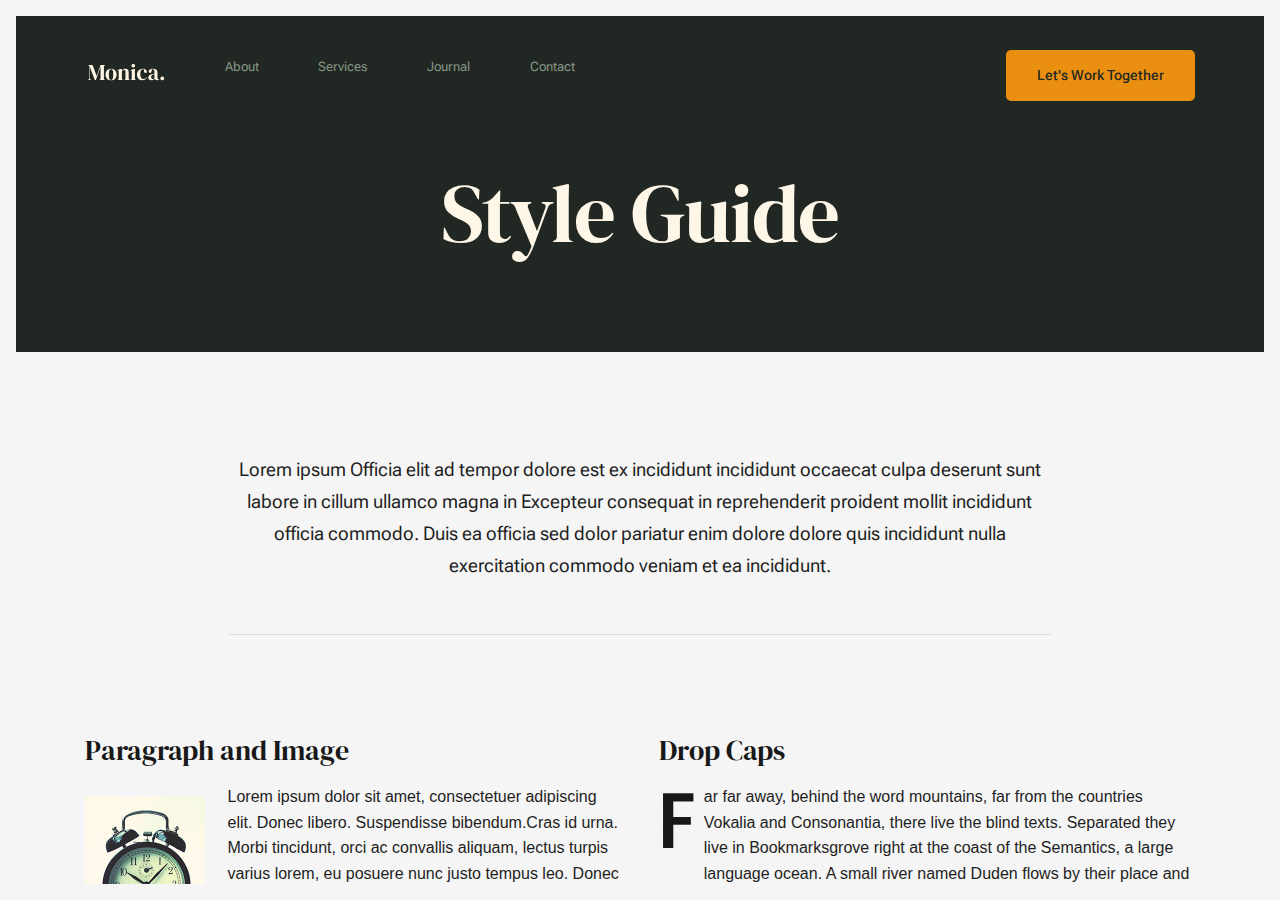
<file: styles.html>
<!DOCTYPE html>
<html lang="en" class="no-js" >
<head>

    <!--- basic page needs
    ================================================== -->
    <meta charset="utf-8">
    <meta name="viewport" content="width=device-width, initial-scale=1">
    <title>Styles - Monica</title>

    <script>
        document.documentElement.classList.remove('no-js');
        document.documentElement.classList.add('js');
    </script>

    <!-- CSS
    ================================================== -->
    <link rel="stylesheet" href="css/vendor.css">
    <link rel="stylesheet" href="css/styles.css">

    <!-- favicons
    ================================================== -->
    <link rel="apple-touch-icon" sizes="180x180" href="apple-touch-icon.png">
    <link rel="icon" type="image/png" sizes="32x32" href="favicon-32x32.png">
    <link rel="icon" type="image/png" sizes="16x16" href="favicon-16x16.png">
    <link rel="manifest" href="site.webmanifest">

</head>


<body id="top">


    <!-- preloader
    ================================================== -->
    <div id="preloader">
        <div id="loader" class="dots-fade">
            <div></div>
            <div></div>
            <div></div>
        </div>
    </div>


    <!-- page wrap
    ================================================== -->
    <div id="page" class="s-pagewrap">


        <!-- # site header 
        ================================================== -->
        <header class="s-header">

            <div class="row s-header__inner width-sixteen-col">

                <div class="s-header__block">
                    <div class="s-header__logo">
                        <a class="logo" href="index.html">
                            <img src="images/logo.svg" alt="Homepage">
                        </a>
                    </div>

                    <a class="s-header__menu-toggle" href="#0"><span>Menu</span></a>
                </div> <!-- end s-header__block -->

                <nav class="s-header__nav">
    
                    <ul class="s-header__menu-links">
                        <li><a href="about.html">About</a></li>
                        <li><a href="services.html">Services</a></li>
                        <li><a href="blog.html">Journal</a></li>
                        <li><a href="contact.html">Contact</a></li>
                    </ul> <!-- s-header__menu-links -->

                    <div class="s-header__contact">
                        <a href="contact.html" class="btn btn--primary s-header__contact-btn">Let's Work Together</a>                        
                    </div> <!-- s-header__contact -->
    
                </nav> <!-- end s-header__nav -->

            </div> <!-- end s-header__inner -->

        </header> <!-- end s-header -->


        <!-- # site main content
        ================================================== -->
        <section id="content" class="s-content">

               <section class="s-pageheader pageheader">
                    <div class="row">
                        <div class="column xl-12">
                            <h1 class="page-title">
                               Style Guide
                            </h1>                            
                        </div>
                    </div>
               </section> <!-- end pageheader --> 

               <section class="s-pagecontent pagecontent">

                    <div class="row row-x-center text-center">

                        <div class="column tab-12 xl-9">
            
                            <p class="lead">Lorem ipsum Officia elit ad tempor dolore est ex incididunt incididunt occaecat culpa deserunt 
                            sunt labore in cillum ullamco magna in Excepteur consequat in reprehenderit proident mollit incididunt officia commodo.
                            Duis ea officia sed dolor pariatur enim dolore dolore quis incididunt nulla exercitation commodo veniam et ea incididunt.
                            </p>
            
                            <hr>
                        </div>
            
                    </div> <!-- end row -->
            
                    <div class="row">
            
                        <div class="column mob-12 md-6 stack-on-900">
            
                            <h3>Paragraph and Image</h3>
            
                            <p><a href="#"><img width="120" height="120" class="u-pull-left" alt="sample-image" src="images/sample-image.jpg"></a>
                            Lorem ipsum dolor sit amet, consectetuer adipiscing elit. Donec libero. Suspendisse bibendum.Cras id urna. Morbi 
                            tincidunt, orci ac convallis aliquam, lectus turpis varius lorem, eu posuere nunc justo tempus leo. Donec mattis, 
                            purus nec placerat bibendum, dui pede condimentum odio, ac blandit ante orci ut diam. Cras fringilla magna. 
                            Phasellus suscipit, leo a pharetra condimentum, lorem tellus eleifend magna, eget fringilla velit magna id 
                            neque posuere nunc justo tempus leo. </p>
            
                            <p>
                            Lorem ipsum dolor sit amet, consectetuer adipiscing elit. Donec libero. Suspendisse bibendum. Cras id urna. 
                            Morbi tincidunt, orci ac convallis aliquam, lectus turpis varius lorem, eu posuere nunc justo tempus leo. 
                            Donec mattis, purus nec placerat bibendum, dui pede condimentumodio, ac blandit ante orci ut diam.	
                            </p>
            
                            <p>A <a href="#">link</a>,
                            <abbr title="this really isn't a very good description">abbrebation</abbr>,
                            <strong>strong text</strong>,
                            <em>em text</em>,
                            <del>deleted text</del>, and
                            <mark>this is a mark text.</mark>
                            <code>.code</code>
                            </p>
            
                        </div>
            
                        <div class="column mob-12 md-6">
            
                            <h3>Drop Caps</h3>
            
                            <p class="drop-cap">Far far away, behind the word mountains, far from the countries Vokalia and Consonantia,
                            there live the blind texts. Separated they live in Bookmarksgrove right at the coast of the
                            Semantics, a large language ocean. A small river named Duden flows by their place and supplies it with the 
                            necessary regelialia. Morbi tincidunt, orci ac convallis aliquam, lectus turpis varius lorem, 
                            euposuere nunc justo tempus leo. Donec mattis, purus nec placerat bibendum, dui pede condimentum odio, 
                            ac blandit ante orci ut diam. Cras fringilla magna. Phasellus suscipit, leo a pharetra condimentum, 
                            lorem tellus eleifend magna, eget fringilla velit magna id neque.
                            </p>
            
                            <h3>Small Print</h3>
            
                            <p><small>Lorem ipsum dolor sit amet, consectetuer adipiscing elit. Donec libero.</small></p>
                            
                    
            
                        </div>
            
                    </div> <!-- end row -->
            
                    <div class="row">
            
                        <div class="column xl-6 md-12">
            
                            <h3 class="u-add-bottom">Pull Quotes</h3>
            
                            <p>
                            Perspiciatis nemo unde et nobis modi consequatur officia amet. Ut enim 
                            tenetur provident maiores. Perspiciatis asperiores incidunt sequi 
                            quisquam. Enim aut. 
                            </p>
            
                            <figure class="pull-quote">
                                <blockquote>
                                    <p>
                                    When you look in the eyes of grace, when you meet grace, 
                                    when you embrace grace, when you see the nail prints in 
                                    grace’s hands and the fire in his eyes, when you feel his 
                                    relentless love for you - it will not motivate you to sin. 
                                    It will motivate you to righteousness.
                                    </p>
            
                                    <footer>
                                        <cite>Judah Smith</cite>
                                    </footer>
                                </blockquote>
                            </figure>
            
            
                        </div>
            
                        <div class="column xl-6 md-12">
            
                            <h3 class="h-add-bottom">Block Quotes</h3>
            
                            <blockquote cite="http://where-i-got-my-info-from.com">
                                <p>
                                For God so loved the world, that he gave his only Son, that whoever believes in 
                                him should not perish but have eternal life. For God did not send his Son into 
                                the world to condemn the world, but in order that the world might be 
                                saved through him.
                                </p>
            
                                <footer>
                                    <cite>
                                        <a href="#0">John 3:16-17 ESV</a>
                                    </cite>
                                </footer>
            
                            </blockquote>
            
                            <blockquote>
                                <p>There is a God-shaped vacuum in the heart of each man which cannot be satisfied 
                                by any created thing but only by God the Creator.</p>
            
                                <footer>
                                    <cite>Blaise Pascal</cite>
                                </footer>
            
                            </blockquote>
            
                        </div>
            
                    </div> <!-- end row -->
            
                    <div class="row u-add-half-bottom">
            
                        <div class="column xl-6 md-12">
            
                            <h3>Example Lists</h3>
            
                            <ol>
                                <li>Here is an example</li>
                                <li>of an ordered list.</li>
                                <li>A parent list item.
                                    <ul>
                                        <li>one</li>
                                        <li>two</li>
                                        <li>three</li>
                                    </ul>
                                    </li>
                                    <li>A list item.</li>
                                </ol>
            
                            <ul class="disc">
                                <li>Here is an example</li>
                                <li>of an unordered list.</li>
                            </ul>
            
                            <h3>Definition Lists</h3>
            
                            <h5>a) Multi-line Definitions (default) </h5>
            
                            <dl class="dictionary-style">
                                <dt><strong>This is a term</strong></dt>
                                    <dd>this is the definition of that term, which both live in a <code>dl</code>.</dd>
                                <dt><strong>Another Term</strong></dt>
                                    <dd>And it gets a definition too, which is this line</dd>
                                    <dd>This is a 2<sup>nd</sup> definition for a single term. A <code>dt</code> may be followed by multiple <code>dd</code>s.</dd>
                            </dl>
            
                            <h3 class="u-add-bottom">Skill Bars</h3>
            
                            <ul class="skill-bars">
                                <li>
                                <div class="progress percent90"><span>90%</span></div>
                                <strong>HTML</strong>
                                </li>
                                <li>
                                <div class="progress percent85"><span>85%</span></div>
                                <strong>CSS</strong>
                                </li>
                                <li>
                                <div class="progress percent70"><span>70%</span></div>
                                <strong>Javascript</strong>
                                </li>
                                <li>
                                <div class="progress percent95"><span>95%</span></div>
                                <strong>PHP</strong>
                                </li>
                                <li>
                                <div class="progress percent75"><span>75%</span></div>
                                <strong>Illustrator</strong>
                                </li>
                                <li>
                                <div class="progress percent90"><span>90%</span></div>
                                <strong>Figma</strong>
                                </li>
                            </ul>
            
                        </div>
            
                        <div class="column xl-6 md-12">
            
                            <h3 class="u-add-bottom">Buttons</h3>
            
                            <p>
                                <a class="btn btn--primary u-fullwidth" href="#0">Primary Button</a>
                                <a class="btn u-fullwidth" href="#0">Default Button</a>
                                <a class="btn btn--stroke u-fullwidth" href="#0">Stroke Button</a>
                            </p>
            
                            <h3>Stats Tabs</h3>
            
                            <ul class="stats-tabs">
                                <li><a href="#0">1,234 <em>Peter</em></a></li>
                                <li><a href="#0">567 <em>James</em></a></li>
                                <li><a href="#0">23,456 <em>John</em></a></li>
                                <li><a href="#0">3,456 <em>Andrew</em></a></li>
                                <li><a href="#0">456 <em>Philip</em></a></li>
                                <li><a href="#0">26 <em>Matthew</em></a></li>
                            </ul>
            
                            <h3 class="u-add-bottom">Code</h3>
            
<pre><code class="language-css">
    code {
    font-size: 1.4rem;
    margin: 0 .2rem;
    padding: .2rem .6rem;
    white-space: nowrap;
    background: #F1F1F1;
    border: 1px solid #E1E1E1;	
    border-radius: 3px;
    }
</code></pre>
            
                        </div>
            
                    </div> <!-- end row -->
            
                    <div class="row u-add-half-bottom">
            
                        <div class="column xl-6 md-12">
                                
                            <h1>H1 Heading Doloremque dolor voluptas est sequi omnis.</h1>
                            <p>Doloremque dolor voluptas est sequi omnis. Pariatur ut aut. Sed enim tempora qui veniam qui cum vel. 
                            Voluptas odit at vitae minima. In assumenda ut. Voluptatem totam impedit accusantium reiciendis excepturi aut qui accusamus praesentium.</p>
            
                            <h2>H2 Heading Doloremque dolor voluptas est sequi omnis.</h2>
                            <p>Doloremque dolor voluptas est sequi omnis. Pariatur ut aut. Sed enim tempora qui veniam qui cum vel. 
                            Voluptas odit at vitae minima. In assumenda ut. Voluptatem totam impedit accusantium reiciendis excepturi aut qui accusamus praesentium.</p>
            
                            <h3>H3 Heading Doloremque dolor voluptas est sequi omnis.</h3>
                            <p>Doloremque dolor voluptas est sequi omnis. Pariatur ut aut. Sed enim tempora qui veniam qui cum vel. 
                            Voluptas odit at vitae minima. In assumenda ut. Voluptatem totam impedit accusantium reiciendis excepturi aut qui accusamus praesentium.</p>
            
                            
                        </div>
            
                        <div class="column xl-6 md-12">
                            <h4>H4 Heading Doloremque dolor voluptas est sequi omnis.</h4>
                            <p>Doloremque dolor voluptas est sequi omnis. Pariatur ut aut. Sed enim tempora qui veniam qui cum vel. 
                            Voluptas odit at vitae minima. In assumenda ut. Voluptatem totam impedit accusantium reiciendis excepturi aut qui accusamus praesentium.</p>
            
                            <h5>H5 Heading Doloremque dolor voluptas est sequi omnis.</h5>
                            <p>Doloremque dolor voluptas est sequi omnis. Pariatur ut aut. Sed enim tempora qui veniam qui cum vel. 
                            Voluptas odit at vitae minima. In assumenda ut. Voluptatem totam impedit accusantium reiciendis excepturi aut qui accusamus praesentium.</p>
            
                            <h6>H6 Heading Doloremque dolor voluptas est sequi omnis.</h6>
                            <p>Doloremque dolor voluptas est sequi omnis. Pariatur ut aut. Sed enim tempora qui veniam qui cum vel. 
                            Voluptas odit at vitae minima. In assumenda ut. Voluptatem totam impedit accusantium reiciendis excepturi aut qui accusamus praesentium.</p>
                
                            
                        </div>
            
                    </div> <!-- end row -->
            
                    <div class="row u-add-half-bottom">
            
                        <div class="column xl-6 md-12">
            
                            <h3 class="u-add-bottom">Responsive Image</h3>
            
                            <figure>
                                <img src="images/wheel-500.jpg" 
                                srcset="images/wheel-1000.jpg 1000w, 
                                images/wheel-500.jpg 500w" 
                                sizes="(max-width: 1000px) 100vw, 1000px" alt="">
            
                                <figcaption>
                                    Here is some random picture.
                                </figcaption>
                            </figure>
            
                        </div>
            
                        <div class="column xl-6 md-12">
            
                            <h3 class="u-add-bottom">Responsive video</h3>
            
                            <div class="video-container">
                            <iframe src="https://player.vimeo.com/video/14592941?color=00a650&title=0&byline=0&portrait=0" width="500" height="281" frameborder="0" webkitallowfullscreen mozallowfullscreen allowfullscreen></iframe> 
                            </div>
            
                        </div>
                        
                    </div> <!-- end row -->
            
                    <div class="row u-add-bottom">
            
                        <div class="column xl-12">
            
                            <h3>Tables</h3>
                            <p>Be sure to use properly formed table markup with <code>&lt;thead&gt;</code> and <code>&lt;tbody&gt;</code> when building a <code>table</code>.</p>
            
                            <div class="table-responsive">
            
                                <table>
                                        <thead>
                                        <tr>
                                            <th>Name</th>
                                            <th>Age</th>
                                            <th>Sex</th>
                                            <th>Location</th>
                                        </tr>
                                        </thead>
                                        <tbody>
                                        <tr>
                                            <td>William J. Seymour</td>
                                            <td>34</td>
                                            <td>Male</td>
                                            <td>Azusa Street</td>
                                        </tr>
                                        <tr>
                                            <td>Jennie Evans Moore</td>
                                            <td>30</td>
                                            <td>Female</td>
                                            <td>Azusa Street</td>
                                        </tr>
                                        </tbody>
                                </table>
            
                            </div>
            
                        </div>
                        
                    </div> <!-- end row -->
            
                    <div class="row">
            
                        <div class="column xl-12">
                            <h3>Pagination</h3>
            
                            <nav class="pgn">
                                <ul>
                                    <li>
                                        <a class="pgn__prev" href="#0">
                                            <svg xmlns="http://www.w3.org/2000/svg" width="24" height="24" viewBox="0 0 24 24"><path d="M12.707 17.293L8.414 13H18v-2H8.414l4.293-4.293-1.414-1.414L4.586 12l6.707 6.707z"/></svg>
                                        </a>
                                    </li>
                                    <li><a class="pgn__num" href="#0">1</a></li>
                                    <li><span class="pgn__num current">2</span></li>
                                    <li><a class="pgn__num" href="#0">3</a></li>
                                    <li><a class="pgn__num" href="#0">4</a></li>
                                    <li><a class="pgn__num" href="#0">5</a></li>
                                    <li><span class="pgn__num dots">…</span></li>
                                    <li><a class="pgn__num" href="#0">8</a></li>
                                    <li>
                                        <a class="pgn__next" href="#0">
                                            <svg xmlns="http://www.w3.org/2000/svg" width="24" height="24" viewBox="0 0 24 24"><path d="M11.293 17.293l1.414 1.414L19.414 12l-6.707-6.707-1.414 1.414L15.586 11H6v2h9.586z"/></svg>
                                        </a>
                                    </li>
                                </ul>
                            </nav>
                        </div>
            
                    </div> <!-- end row -->
            
                    <div class="row">
            
                        <div class="column xl-6 md-12">
            
                            <h3 class="u-add-bottom">Form Styles</h3>
            
                            <form>
                                <div>
                                    <label for="sampleInput">Your email</label>
                                    <input class="u-fullwidth" type="email" placeholder="test@mailbox.com" id="sampleInput">
                                </div>
                                <div>
                                    <label for="sampleRecipientInput">Reason for contacting</label>
                                    <div class="ss-custom-select">
                                        <select class="u-fullwidth" id="sampleRecipientInput">
                                            <option value="Option 1">Questions</option>
                                            <option value="Option 2">Report</option>
                                            <option value="Option 3">Others</option>
                                        </select>
                                    </div>
                                </div>
                                
                                <label for="exampleMessage">Message</label>
                                <textarea class="u-fullwidth" placeholder="Your message" id="exampleMessage"></textarea>
            
                                <label class="u-add-bottom">
                                    <input type="checkbox">
                                    <span class="label-text">Send a copy to yourself</span>
                                </label>
                            
                                <input class="btn--primary u-fullwidth" type="submit" value="Submit">
                            </form>
            
                        </div>
            
                        <div class="column xl-6 md-12">
            
                            <h3>Alert Boxes</h3>
            
                            <br>
                            
                            <div class="alert-box alert-box--error">
                                <p>Error Message. Your Message Goes Here.</p>
                                <span class="alert-box__close"></span>
                            </div><!-- end error -->
                                    
                            <div class="alert-box alert-box--success">
                                <p>Success Message. Your Message Goes Here.</p>
                                <span class="alert-box__close"></span>
                            </div><!-- end success -->
                                    
                            <div class="alert-box alert-box--info">
                                <p>Info Message. Your Message Goes Here.</p>
                                <span class="alert-box__close"></span>
                            </div><!-- end info -->
                                    
                            <div class="alert-box alert-box--notice">
                                <p>Notice Message. Your Message Goes Here.</p>
                                <span class="alert-box__close"></span>
                            </div><!-- end notice -->
                        
                        </div>
            
                    </div> <!-- end row -->
            
                    <div class="row">
            
                        <div class="xl-12 column">
                        <h3 class="half-bottom">Grid Columns</h3>
                        </div>
            
                    </div> <!-- Row End-->
            
                    <!--<h4>1/3 Columns</h4>  -->
            
                    <div class="row">
            
                        <div class="xl-4 md-12 column">
                            <p>
                            Cras aliquet. Integer faucibus, eros ac molestie placerat, enim tellus varius lacus,
                            nec dictum nunc tortor id urna. Suspendisse dapibus ullamcorper pede. Vivamus ligula ipsum,
                            faucibus at, tincidunt eget, porttitor non, dolor. 
                            </p>
                        </div>
            
                        <div class="xl-4 md-12 column">
                            <p>
                            Cras aliquet. Integer faucibus, eros ac molestie placerat, enim tellus varius lacus,
                            nec dictum nunc tortor id urna. Suspendisse dapibus ullamcorper pede. Vivamus ligula ipsum,
                            faucibus at, tincidunt eget, porttitor non, dolor. 
                            </p>
                        </div>
            
                        <div class="xl-4 md-12 column">
                            <p>
                            Cras aliquet. Integer faucibus, eros ac molestie placerat, enim tellus varius lacus,
                            nec dictum nunc tortor id urna. Suspendisse dapibus ullamcorper pede. Vivamus ligula ipsum,
                            faucibus at, tincidunt eget, porttitor non, dolor. 
                            </p>
                        </div>
            
                    </div>
            
                    <!--<h4>1/4 Columns</h4>  -->
            
                    <div class="row">
            
                        <div class="xl-3 md-6 tab-12 column">
                            <p>
                            Cras aliquet. Integer faucibus, eros ac molestie placerat, enim tellus varius lacus,
                            nec dictum nunc tortor id urna. Suspendisse dapibus ullamcorper pede. Vivamus ligula ipsum,
                            faucibus at, tincidunt eget, porttitor non, dolor. 
                            </p>
                        </div>
            
                        <div class="xl-3 md-6 tab-12 column">
                            <p>
                            Cras aliquet. Integer faucibus, eros ac molestie placerat, enim tellus varius lacus,
                            nec dictum nunc tortor id urna. Suspendisse dapibus ullamcorper pede. Vivamus ligula ipsum,
                            faucibus at, tincidunt eget, porttitor non, dolor. 
                            </p>
                        </div>
            
                        <div class="xl-3 md-6 tab-12 column">
                            <p>
                            Cras aliquet. Integer faucibus, eros ac molestie placerat, enim tellus varius lacus,
                            nec dictum nunc tortor id urna. Suspendisse dapibus ullamcorper pede. Vivamus ligula ipsum,
                            faucibus at, tincidunt eget, porttitor non, dolor. 
                            </p>
                        </div>
            
                        <div class="xl-3 md-6 tab-12 column">
                            <p>
                            Cras aliquet. Integer faucibus, eros ac molestie placerat, enim tellus varius lacus,
                            nec dictum nunc tortor id urna. Suspendisse dapibus ullamcorper pede. Vivamus ligula ipsum,
                            faucibus at, tincidunt eget, porttitor non, dolor. 
                            </p>
                        </div>
            
                    </div>
            
                    <!--<h4>1/2 Columns</h4>  -->
            
                    <div class="row">
            
                        <div class="xl-6 tab-12 column">
                            <p>
                            Cras aliquet. Integer faucibus, eros ac molestie placerat, enim tellus varius lacus,
                            nec dictum nunc tortor id urna. Suspendisse dapibus ullamcorper pede. Vivamus ligula ipsum,
                            faucibus at, tincidunt eget, porttitor non, dolor. 
                            </p>
                        </div>
            
                        <div class="xl-6 tab-12 column">
                            <p>
                            Cras aliquet. Integer faucibus, eros ac molestie placerat, enim tellus varius lacus,
                            nec dictum nunc tortor id urna. Suspendisse dapibus ullamcorper pede. Vivamus ligula ipsum,
                            faucibus at, tincidunt eget, porttitor non, dolor. 
                            </p>
                        </div>
            
                    </div>
            
                    <!--<h4>2/3 Columns</h4>  -->
            
                    <div class="row">
            
                        <div class="xl-8 md-7 tab-12 column">
                            <p>
                            Cras aliquet. Integer faucibus, eros ac molestie placerat, enim tellus varius lacus,
                            nec dictum nunc tortor id urna. Suspendisse dapibus ullamcorper pede. Vivamus ligula ipsum,
                            faucibus at, tincidunt eget, porttitor non, dolor. Integer faucibus, eros ac molestie placerat, enim tellus varius lacus,
                            nec dictum nunc tortor id urna. Suspendisse dapibus ullamcorper pede. Vivamus ligula ipsum,
                            faucibus at, tincidunt eget, porttitor non, dolor.
                            </p>
                        </div>
            
                        <div class="xl-4 md-5 tab-12 column">
                            <p>
                            Cras aliquet. Integer faucibus, eros ac molestie placerat, enim tellus varius lacus,
                            nec dictum nunc tortor id urna. Suspendisse dapibus ullamcorper pede. Vivamus ligula ipsum,
                            faucibus at, tincidunt eget, porttitor non, dolor. 
                            </p>
                        </div>
            
                    </div>
            
                    <!--<h4>3/4 Columns</h4>  -->
            
                    <div class="row">
            
                        <div class="xl-3 md-5 tab-12 column">
                            <p>
                            Cras aliquet. Integer faucibus, eros ac molestie placerat, enim tellus varius lacus,
                            nec dictum nunc tortor id urna. Suspendisse dapibus ullamcorper pede. Vivamus ligula ipsum,
                            faucibus at. 
                            </p>
                        </div>
            
                        <div class="xl-9 md-7 tab-12 column">
                            <p>
                            Cras aliquet. Integer faucibus, eros ac molestie placerat, enim tellus varius lacus,
                            nec dictum nunc tortor id urna. Suspendisse dapibus ullamcorper pede. Vivamus ligula ipsum,
                            faucibus at, tincidunt eget, porttitor non, dolor.Integer faucibus, eros ac molestie placerat, enim tellus varius lacus,
                            nec dictum nunc tortor id urna. Suspendisse dapibus ullamcorper pede. Vivamus ligula ipsum,
                            faucibus at, tincidunt eget, porttitor non, dolor. Integer faucibus, eros ac molestie placerat, enim tellus varius lacus,
                            nec dictum nunc tortor id urna. Suspendisse dapibus ullamcorper pede. Vivamus ligula ipsum,
                            faucibus at, tincidunt eget, porttitor non, dolor.
                            </p>
                        </div>
            
                    </div> 
            
                    <hr class="fancy">

               </section> <!-- pagecontent -->

               <section class="s-testimonials">

                    <div class="s-testimonials__header row row-x-center text-center">
                        <div class="column xl-8 lg-12">
        
                            <p class="text-pretitle">
                            Testimonials
                            </p>
                            <h3>
                            Reviews From Real Clients
                            </h3>                        
        
                        </div>
                    </div> <!--end s-testimonials__header -->

                    <div class="row s-testimonials__content">
                        <div class="column xl-12 testimonials">

                            <div class="swiper-container testimonials__slider page-slider">

                                <div class="swiper-wrapper">
                                    <div class="testimonials__slide swiper-slide">
                                        <p>
                                        Molestiae incidunt consequatur quis ipsa autem nam sit enim magni. Voluptas tempore rem. 
                                        Explicabo a quaerat sint autem dolore ducimus ut consequatur neque. Nisi dolores quaerat fuga rem nihil nostrum.
                                        Laudantium quia consequatur molestias.
                                        </p>
                                        <div class="testimonials__author">
                                            <img src="images/avatars/user-01.jpg" alt="Author image" class="testimonials__avatar">
                                            <cite class="testimonials__cite">
                                                <strong>John Rockefeller</strong>
                                                <span>Standard Oil Co.</span>
                                            </cite>
                                        </div>
                                    </div>
                                    <div class="testimonials__slide swiper-slide">
                                        <p>
                                        Voluptas tempore rem. Molestiae incidunt consequatur quis ipsa autem nam sit enim magni. 
                                        Explicabo a quaerat sint autem dolore ducimus ut consequatur neque. Nisi dolores quaerat fuga rem nihil nostrum.
                                        Laudantium quia consequatur molestias.
                                        </p>
                                        <div class="testimonials__author">
                                            <img src="images/avatars/user-04.jpg" alt="Author image" class="testimonials__avatar">
                                            <cite class="testimonials__cite">
                                                <strong>Andrew Carnegie</strong>
                                                <span>Carnegie Steel Co.</span>
                                            </cite>
                                        </div>
                                    </div>
                                    <div class="testimonials__slide swiper-slide">
                                        <p>
                                        Nisi dolores quaerat fuga rem nihil nostrum. Molestiae incidunt consequatur quis ipsa autem nam sit enim magni. 
                                        Voluptas tempore rem. Explicabo a quaerat sint autem dolore ducimus ut consequatur neque. 
                                        Laudantium quia consequatur molestias.
                                        </p>
                                        <div class="testimonials__author">
                                            <img src="images/avatars/user-06.jpg" alt="Author image" class="testimonials__avatar">
                                            <cite class="testimonials__cite">
                                                <strong>Henry Ford</strong>
                                                <span>Ford Motor Co.</span>
                                            </cite>
                                        </div>
                                    </div>
                                    <div class="testimonials__slide swiper-slide">
                                        <p>
                                        Molestiae incidunt consequatur quis ipsa autem nam sit enim magni. Voluptas tempore rem. 
                                        Explicabo a quaerat sint autem dolore ducimus ut consequatur neque. Nisi dolores quaerat fuga rem nihil nostrum.
                                        Laudantium quia consequatur molestias.
                                        </p>
                                        <div class="testimonials__author">
                                            <img src="images/avatars/user-02.jpg" alt="Author image" class="testimonials__avatar">
                                            <cite class="testimonials__cite">
                                                <strong>John Morgan</strong>
                                                <span>JP Morgan & Co.</span>
                                            </cite>
                                        </div>
                                    </div> 
                                </div> <!-- end swiper-wrapper --> 

                                <div class="swiper-pagination"></div>

                            </div> <!--end testimonials__slider --> 

                        </div> <!-- testimonials -->
                    </div> <!--end s-testimonials__content -->

               </section> <!-- end s-testimonials -->

        </section> <!-- s-content-->

        <!-- # cta
        ================================================== -->
        <section id="cta" class="s-cta">

            <div class="row row-x-center text-center">
                <div class="column xl-8 lg-12">

                    <div class="s-cta__content">
                        <h2 class="text-display-title">
                        Get started with a consultation today.
                        </h2>
                        <p class="lead">
                        Lorem ipsum dolor sit, amet consectetur adipisicing elit. Quis rem, esse doloribus sint eaque at debitis enim vitae minus expedita ratione dignissimos sit nostrum optio sequi. Ipsa at beatae quam.
                        </p>
                        <a href="contact.html" class="btn btn--primary">Let's Work Together</a>
                    </div>

                </div>
            </div>

        </section> <!-- end s-cta -->


        <!-- # footer 
        ================================================== -->
        <footer class="s-footer">
            <div class="row s-footer__content">
                <div class="column xl-6 lg-6 md-12 s-footer__block s-footer__about">                    
                    <h3>About Monica</h3>
                    <p>
                    Lorem ipsum dolor sit amet consectetur adipisicing elit. Voluptas illum quasi facere libero, 
                    fugiat laboriosam possimus reprehenderit eveniet vero voluptatum fugit ad quis veritatis suscipit beatae 
                    incidunt perferendis tempore earum hic repellendus quisquam recusandae ipsa id esse. Nobis, aut deleniti.
                    Lorem ipsum dolor sit amet consectetur, adipisicing elit. Facere ratione dignissimos.
                    </p>               
                </div>                
                <div class="column xl-3 lg-6 md-12 s-footer__block s-footer__site-links">
                    <h3>Site Links</h3>
                    <ul class="link-list">
                        <li><a href="index.html">Home</a></li>
                        <li><a href="services.html">Services</a></li>
                        <li><a href="blog.html">Journal</a></li>
                        <li><a href="about.html">About</a></li>
                        <li><a href="contact.html">Contact</a></li>
                        <li><a href="https://www.dreamhost.com/r.cgi?287326">DreamHost</a></li>
                    </ul>
                </div>
                <div class="column xl-3 lg-6 md-12 tab-12 s-footer__block s-footer__newsletter">
                    <h3>Newsletter</h3>

                    <p>
                    Lorem ipsum dolor sit amet consectetur, adipisicing elit. Facere ratione dignissimos.
                    </p>

                    <div class="subscribe-form">
                        <form id="mc-form" class="mc-form">
                            <input type="email" name="EMAIL" id="mce-EMAIL" class="u-fullwidth text-center" placeholder="Your Email Address" title="The domain portion of the email address is invalid (the portion after the @)." pattern="^([^\x00-\x20\x22\x28\x29\x2c\x2e\x3a-\x3c\x3e\x40\x5b-\x5d\x7f-\xff]+|\x22([^\x0d\x22\x5c\x80-\xff]|\x5c[\x00-\x7f])*\x22)(\x2e([^\x00-\x20\x22\x28\x29\x2c\x2e\x3a-\x3c\x3e\x40\x5b-\x5d\x7f-\xff]+|\x22([^\x0d\x22\x5c\x80-\xff]|\x5c[\x00-\x7f])*\x22))*\x40([^\x00-\x20\x22\x28\x29\x2c\x2e\x3a-\x3c\x3e\x40\x5b-\x5d\x7f-\xff]+|\x5b([^\x0d\x5b-\x5d\x80-\xff]|\x5c[\x00-\x7f])*\x5d)(\x2e([^\x00-\x20\x22\x28\x29\x2c\x2e\x3a-\x3c\x3e\x40\x5b-\x5d\x7f-\xff]+|\x5b([^\x0d\x5b-\x5d\x80-\xff]|\x5c[\x00-\x7f])*\x5d))*(\.\w{2,})+$" required>
                            <input type="submit" name="subscribe" value="Subscribe" class="btn btn--primary btn--small u-fullwidth">
                            <!-- <div style="position: absolute; left: -5000px;" aria-hidden="true"><input type="text" name="b_cdb7b577e41181934ed6a6a44_9a91cfe7b3" tabindex="-1" value=""></div> -->
                            <div class="mc-status"></div>
                        </form>
                    </div>
                </div>
            </div>    
            
            <div class="row s-footer__bottom">
                <div class="column xl-6 lg-12">
                    <ul class="s-footer__social social-list">
                        <li>
                            <a href="#0">
                                <svg xmlns="http://www.w3.org/2000/svg" width="24" height="24" viewBox="0 0 24 24" style="fill:rgba(0, 0, 0, 1);transform:;-ms-filter:"><path d="M20,3H4C3.447,3,3,3.448,3,4v16c0,0.552,0.447,1,1,1h8.615v-6.96h-2.338v-2.725h2.338v-2c0-2.325,1.42-3.592,3.5-3.592 c0.699-0.002,1.399,0.034,2.095,0.107v2.42h-1.435c-1.128,0-1.348,0.538-1.348,1.325v1.735h2.697l-0.35,2.725h-2.348V21H20 c0.553,0,1-0.448,1-1V4C21,3.448,20.553,3,20,3z"></path></svg>
                                <span class="u-screen-reader-text">Facebook</span>
                            </a>
                        </li>
                        <li>
                            <a href="#0">
                                <svg xmlns="http://www.w3.org/2000/svg" width="24" height="24" viewBox="0 0 24 24" style="fill:rgba(0, 0, 0, 1);transform:;-ms-filter:"><path d="M19.633,7.997c0.013,0.175,0.013,0.349,0.013,0.523c0,5.325-4.053,11.461-11.46,11.461c-2.282,0-4.402-0.661-6.186-1.809 c0.324,0.037,0.636,0.05,0.973,0.05c1.883,0,3.616-0.636,5.001-1.721c-1.771-0.037-3.255-1.197-3.767-2.793 c0.249,0.037,0.499,0.062,0.761,0.062c0.361,0,0.724-0.05,1.061-0.137c-1.847-0.374-3.23-1.995-3.23-3.953v-0.05 c0.537,0.299,1.16,0.486,1.82,0.511C3.534,9.419,2.823,8.184,2.823,6.787c0-0.748,0.199-1.434,0.548-2.032 c1.983,2.443,4.964,4.04,8.306,4.215c-0.062-0.3-0.1-0.611-0.1-0.923c0-2.22,1.796-4.028,4.028-4.028 c1.16,0,2.207,0.486,2.943,1.272c0.91-0.175,1.782-0.512,2.556-0.973c-0.299,0.935-0.936,1.721-1.771,2.22 c0.811-0.088,1.597-0.312,2.319-0.624C21.104,6.712,20.419,7.423,19.633,7.997z"></path></svg>
                                <span class="u-screen-reader-text">Twitter</span>
                            </a>
                        </li>
                        <li>
                            <a href="#0">
                                <svg xmlns="http://www.w3.org/2000/svg" width="24" height="24" viewBox="0 0 24 24" style="fill:rgba(0, 0, 0, 1);transform:;-ms-filter:"><path d="M11.999,7.377c-2.554,0-4.623,2.07-4.623,4.623c0,2.554,2.069,4.624,4.623,4.624c2.552,0,4.623-2.07,4.623-4.624 C16.622,9.447,14.551,7.377,11.999,7.377L11.999,7.377z M11.999,15.004c-1.659,0-3.004-1.345-3.004-3.003 c0-1.659,1.345-3.003,3.004-3.003s3.002,1.344,3.002,3.003C15.001,13.659,13.658,15.004,11.999,15.004L11.999,15.004z"></path><circle cx="16.806" cy="7.207" r="1.078"></circle><path d="M20.533,6.111c-0.469-1.209-1.424-2.165-2.633-2.632c-0.699-0.263-1.438-0.404-2.186-0.42 c-0.963-0.042-1.268-0.054-3.71-0.054s-2.755,0-3.71,0.054C7.548,3.074,6.809,3.215,6.11,3.479C4.9,3.946,3.945,4.902,3.477,6.111 c-0.263,0.7-0.404,1.438-0.419,2.186c-0.043,0.962-0.056,1.267-0.056,3.71c0,2.442,0,2.753,0.056,3.71 c0.015,0.748,0.156,1.486,0.419,2.187c0.469,1.208,1.424,2.164,2.634,2.632c0.696,0.272,1.435,0.426,2.185,0.45 c0.963,0.042,1.268,0.055,3.71,0.055s2.755,0,3.71-0.055c0.747-0.015,1.486-0.157,2.186-0.419c1.209-0.469,2.164-1.424,2.633-2.633 c0.263-0.7,0.404-1.438,0.419-2.186c0.043-0.962,0.056-1.267,0.056-3.71s0-2.753-0.056-3.71C20.941,7.57,20.801,6.819,20.533,6.111z M19.315,15.643c-0.007,0.576-0.111,1.147-0.311,1.688c-0.305,0.787-0.926,1.409-1.712,1.711c-0.535,0.199-1.099,0.303-1.67,0.311 c-0.95,0.044-1.218,0.055-3.654,0.055c-2.438,0-2.687,0-3.655-0.055c-0.569-0.007-1.135-0.112-1.669-0.311 c-0.789-0.301-1.414-0.923-1.719-1.711c-0.196-0.534-0.302-1.099-0.311-1.669c-0.043-0.95-0.053-1.218-0.053-3.654 c0-2.437,0-2.686,0.053-3.655c0.007-0.576,0.111-1.146,0.311-1.687c0.305-0.789,0.93-1.41,1.719-1.712 c0.534-0.198,1.1-0.303,1.669-0.311c0.951-0.043,1.218-0.055,3.655-0.055c2.437,0,2.687,0,3.654,0.055 c0.571,0.007,1.135,0.112,1.67,0.311c0.786,0.303,1.407,0.925,1.712,1.712c0.196,0.534,0.302,1.099,0.311,1.669 c0.043,0.951,0.054,1.218,0.054,3.655c0,2.436,0,2.698-0.043,3.654H19.315z"></path></svg>
                                <span class="u-screen-reader-text">Instagram</span>
                            </a>
                        </li>
                        <li>
                            <a href="#0">
                                <svg xmlns="http://www.w3.org/2000/svg" width="24" height="24" viewBox="0 0 24 24" style="fill: rgba(0, 0, 0, 1);transform: ;msFilter:;"><path d="M20.66 6.98a9.932 9.932 0 0 0-3.641-3.64C15.486 2.447 13.813 2 12 2s-3.486.447-5.02 1.34c-1.533.893-2.747 2.107-3.64 3.64S2 10.187 2 12s.446 3.487 1.34 5.02a9.924 9.924 0 0 0 3.641 3.64C8.514 21.553 10.187 22 12 22s3.486-.447 5.02-1.34a9.932 9.932 0 0 0 3.641-3.64C21.554 15.487 22 13.813 22 12s-.446-3.487-1.34-5.02zM12 3.66c2 0 3.772.64 5.32 1.919-.92 1.174-2.286 2.14-4.1 2.9-1.002-1.813-2.088-3.327-3.261-4.54A7.715 7.715 0 0 1 12 3.66zM5.51 6.8a8.116 8.116 0 0 1 2.711-2.22c1.212 1.201 2.325 2.7 3.34 4.5-2 .6-4.114.9-6.341.9-.573 0-1.006-.013-1.3-.04A8.549 8.549 0 0 1 5.51 6.8zM3.66 12c0-.054.003-.12.01-.2.007-.08.01-.146.01-.2.254.014.641.02 1.161.02 2.666 0 5.146-.367 7.439-1.1.187.373.381.793.58 1.26-1.32.293-2.674 1.006-4.061 2.14S6.4 16.247 5.76 17.5c-1.4-1.587-2.1-3.42-2.1-5.5zM12 20.34c-1.894 0-3.594-.587-5.101-1.759.601-1.187 1.524-2.322 2.771-3.401 1.246-1.08 2.483-1.753 3.71-2.02a29.441 29.441 0 0 1 1.56 6.62 8.166 8.166 0 0 1-2.94.56zm7.08-3.96a8.351 8.351 0 0 1-2.58 2.621c-.24-2.08-.7-4.107-1.379-6.081.932-.066 1.765-.1 2.5-.1.799 0 1.686.034 2.659.1a8.098 8.098 0 0 1-1.2 3.46zm-1.24-5c-1.16 0-2.233.047-3.22.14a27.053 27.053 0 0 0-.68-1.62c2.066-.906 3.532-2.006 4.399-3.3 1.2 1.414 1.854 3.027 1.96 4.84-.812-.04-1.632-.06-2.459-.06z"></path></svg>
                                <span class="u-screen-reader-text">Dribbble</span>
                            </a>
                        </li>
                    </ul> <!-- end s-footer__social -->
                </div>
                <div class="column xl-6 lg-12">
                    <p class="ss-copyright">
                        <span>© Copyright Monica 2022</span> 
                        <span>Design by <a href="https://www.styleshout.com/">StyleShout</a> Distribution By <a href="https://themewagon.com">ThemeWagon</a></span>
                    </p>
                </div>

                <div class="ss-go-top">
                    <a class="smoothscroll" title="Back to Top" href="#top">
                        <svg xmlns="http://www.w3.org/2000/svg" viewBox="0 0 24 24" width="36" height="36" fill="none" stroke="#ffffff" stroke-width="1" stroke-linecap="round" stroke-linejoin="round">&lt;!--!  Atomicons Free 1.00 by @atisalab License - https://atomicons.com/license/ (Icons: CC BY 4.0) Copyright 2021 Atomicons --&gt;<polyline points="17 11 12 6 7 11"></polyline><line x1="12" y1="18" x2="12" y2="6"></line></svg>
                    </a>
                </div> <!-- end ss-go-top -->
            </div>
            
        </footer> <!-- end s-footer -->

    </div> <!-- end page-wrap -->

    <!-- Java Script
    ================================================== -->
    <script src="js/plugins.js"></script>
    <script src="js/main.js"></script>

</body>
</html>
</file>
<file: resume/style.css>
@import url("https://fonts.googleapis.com/css2?family=Poppins:wght@300;500;700&display=swap");

*,
*::before,
*::after {
  margin: 0;
  padding: 0;
  box-sizing: border-box;
}

body {
  --color: rgba(30, 30, 30);
  --bgColor: rgba(245, 245, 245);
  min-height: 100vh;
  display: grid;
  align-content: center;
  gap: 2rem;
  padding: 2rem;
  font-family: "Poppins", sans-serif;
  color: var(--color);
  background: var(--bgColor);
}

h1 {
  text-align: center;
}

ul {
  --col-gap: 2rem;
  --row-gap: 2rem;
  --line-w: 0.25rem;
  display: grid;
  grid-template-columns: var(--line-w) 1fr;
  grid-auto-columns: max-content;
  column-gap: var(--col-gap);
  list-style: none;
  width: min(60rem, 90%);
  margin-inline: auto;
}

/* line */
ul::before {
  content: "";
  grid-column: 1;
  grid-row: 1 / span 20;
  background: rgb(225, 225, 225);
  border-radius: calc(var(--line-w) / 2);
}

/* columns*/

/* row gaps */
ul li:not(:last-child) {
  margin-bottom: var(--row-gap);
}

/* card */
ul li {
  grid-column: 2;
  --inlineP: 1.5rem;
  margin-inline: var(--inlineP);
  grid-row: span 2;
  display: grid;
  grid-template-rows: min-content min-content min-content;
}

/* date */
ul li .date {
  --dateH: 3rem;
  height: var(--dateH);
  margin-inline: calc(var(--inlineP) * -1);

  text-align: center;
  background-color: var(--accent-color);

  color: white;
  font-size: 1.25rem;
  font-weight: 700;

  display: grid;
  place-content: center;
  position: relative;

  border-radius: calc(var(--dateH) / 2) 0 0 calc(var(--dateH) / 2);
}

/* date flap */
ul li .date::before {
  content: "";
  width: var(--inlineP);
  aspect-ratio: 1;
  background: var(--accent-color);
  background-image: linear-gradient(rgba(0, 0, 0, 0.2) 100%, transparent);
  position: absolute;
  top: 100%;

  clip-path: polygon(0 0, 100% 0, 0 100%);
  right: 0;
}

/* circle */
ul li .date::after {
  content: "";
  position: absolute;
  width: 2rem;
  aspect-ratio: 1;
  background: var(--bgColor);
  border: 0.3rem solid var(--accent-color);
  border-radius: 50%;
  top: 50%;

  transform: translate(50%, -50%);
  right: calc(100% + var(--col-gap) + var(--line-w) / 2);
}

/* title descr */
ul li .title,
ul li .descr {
  background: var(--bgColor);
  position: relative;
  padding-inline: 1.5rem;
}
ul li .title {
  overflow: hidden;
  padding-block-start: 1.5rem;
  padding-block-end: 1rem;
  font-weight: 500;
}
ul li .descr {
  padding-block-end: 1.5rem;
  font-weight: 300;
}

/* shadows */
ul li .title::before,
ul li .descr::before {
  content: "";
  position: absolute;
  width: 90%;
  height: 0.5rem;
  background: rgba(0, 0, 0, 0.5);
  left: 50%;
  border-radius: 50%;
  filter: blur(4px);
  transform: translate(-50%, 50%);
}
ul li .title::before {
  bottom: calc(100% + 0.125rem);
}

ul li .descr::before {
  z-index: -1;
  bottom: 0.25rem;
}

@media (min-width: 40rem) {
  ul {
    grid-template-columns: 1fr var(--line-w) 1fr;
  }
  ul::before {
    grid-column: 2;
  }
  ul li:nth-child(odd) {
    grid-column: 1;
  }
  ul li:nth-child(even) {
    grid-column: 3;
  }

  /* start second card */
  ul li:nth-child(2) {
    grid-row: 2/4;
  }

  ul li:nth-child(odd) .date::before {
    clip-path: polygon(0 0, 100% 0, 100% 100%);
    left: 0;
  }

  ul li:nth-child(odd) .date::after {
    transform: translate(-50%, -50%);
    left: calc(100% + var(--col-gap) + var(--line-w) / 2);
  }
  ul li:nth-child(odd) .date {
    border-radius: 0 calc(var(--dateH) / 2) calc(var(--dateH) / 2) 0;
  }
}

.credits {
  margin-top: 1rem;
  text-align: right;
}
.credits a {
  color: var(--color);
}
</file>
<file: css/vendor.css>
/* ===================================================================
 * Monica Third-party Stylesheets
 * Template Ver. 1.0.0
 * 12-13-2022
 * -------------------------------------------------------------------
 *
 * TOC:
 * # PrismJS
 * # Swiper
 *
 * ------------------------------------------------------------------- */


/* ===================================================================
 * # PrismJS 1.20.0
 *   https://prismjs.com/download.html#themes=prism-okaidia&languages=markup+css+clike+javascript+markup-templating+php 
 *   
 *   okaidia theme for JavaScript, CSS and HTML
 *   Loosely based on Monokai textmate theme by http://www.monokai.nl/
 *   @author ocodia
 * ------------------------------------------------------------------- */
code[class*=language-],
pre[class*=language-] {
  color          : #f8f8f2;
  background     : none;
  text-shadow    : 0 1px rgba(0, 0, 0, 0.3);
  font-family    : var(--font-mono);
  font-size      : calc(var(--text-size) * 0.9444);
  text-align     : left;
  white-space    : pre;
  word-spacing   : normal;
  word-break     : normal;
  word-wrap      : normal;
  line-height    : var(--vspace-1);
  -moz-tab-size  : 4;
  -o-tab-size    : 4;
  tab-size       : 4;
  -webkit-hyphens: none;
  -ms-hyphens    : none;
  hyphens        : none;
}

/* Code blocks */
pre[class*=language-] {
  padding : var(--vspace-0_5) 0 var(--vspace-1);
  margin  : var(--vspace-1) 0;
  overflow: auto;
}

:not(pre)>code[class*=language-],
pre[class*=language-] {
  background: #272822;
}

/* Inline code */
:not(pre)>code[class*=language-] {
  padding    : 0.1em;
  white-space: normal;
}

.token.comment,
.token.prolog,
.token.doctype,
.token.cdata {
  color: slategray;
}

.token.punctuation {
  color: #f8f8f2;
}

.token.namespace {
  opacity: 0.7;
}

.token.property,
.token.tag,
.token.constant,
.token.symbol,
.token.deleted {
  color: #f92672;
}

.token.boolean,
.token.number {
  color: #ae81ff;
}

.token.selector,
.token.attr-name,
.token.string,
.token.char,
.token.builtin,
.token.inserted {
  color: #a6e22e;
}

.token.operator,
.token.entity,
.token.url,
.language-css .token.string,
.style .token.string,
.token.variable {
  color: #f8f8f2;
}

.token.atrule,
.token.attr-value,
.token.function,
.token.class-name {
  color: #e6db74;
}

.token.keyword {
  color: #66d9ef;
}

.token.regex,
.token.important {
  color: #fd971f;
}

.token.important,
.token.bold {
  font-weight: bold;
}

.token.italic {
  font-style: italic;
}

.token.entity {
  cursor: help;
}



/* ===================================================================
 * # Swiper 6.4.5
 *   Most modern mobile touch slider and framework with hardware accelerated transitions
 *   https://swiperjs.com
 *
 *   Copyright 2014-2020 Vladimir Kharlampidi
 *
 *   Released under the MIT License
 *
 *   Released on: December 18, 2020
 * ------------------------------------------------------------------- */
@font-face {
  font-family: "swiper-icons";
  src        : url("data:application/font-woff;charset=utf-8;base64, [base64]//wADZ2x5ZgAAAywAAADMAAAD2MHtryVoZWFkAAABbAAAADAAAAA2E2+eoWhoZWEAAAGcAAAAHwAAACQC9gDzaG10eAAAAigAAAAZAAAArgJkABFsb2NhAAAC0AAAAFoAAABaFQAUGG1heHAAAAG8AAAAHwAAACAAcABAbmFtZQAAA/gAAAE5AAACXvFdBwlwb3N0AAAFNAAAAGIAAACE5s74hXjaY2BkYGAAYpf5Hu/j+W2+MnAzMYDAzaX6QjD6/4//Bxj5GA8AuRwMYGkAPywL13jaY2BkYGA88P8Agx4j+/8fQDYfA1AEBWgDAIB2BOoAeNpjYGRgYNBh4GdgYgABEMnIABJzYNADCQAACWgAsQB42mNgYfzCOIGBlYGB0YcxjYGBwR1Kf2WQZGhhYGBiYGVmgAFGBiQQkOaawtDAoMBQxXjg/wEGPcYDDA4wNUA2CCgwsAAAO4EL6gAAeNpj2M0gyAACqxgGNWBkZ2D4/wMA+xkDdgAAAHjaY2BgYGaAYBkGRgYQiAHyGMF8FgYHIM3DwMHABGQrMOgyWDLEM1T9/w8UBfEMgLzE////P/5//f/V/xv+r4eaAAeMbAxwIUYmIMHEgKYAYjUcsDAwsLKxc3BycfPw8jEQA/[base64]/uznmfPFBNODM2K7MTQ45YEAZqGP81AmGGcF3iPqOop0r1SPTaTbVkfUe4HXj97wYE+yNwWYxwWu4v1ugWHgo3S1XdZEVqWM7ET0cfnLGxWfkgR42o2PvWrDMBSFj/IHLaF0zKjRgdiVMwScNRAoWUoH78Y2icB/yIY09An6AH2Bdu/UB+yxopYshQiEvnvu0dURgDt8QeC8PDw7Fpji3fEA4z/PEJ6YOB5hKh4dj3EvXhxPqH/SKUY3rJ7srZ4FZnh1PMAtPhwP6fl2PMJMPDgeQ4rY8YT6Gzao0eAEA409DuggmTnFnOcSCiEiLMgxCiTI6Cq5DZUd3Qmp10vO0LaLTd2cjN4fOumlc7lUYbSQcZFkutRG7g6JKZKy0RmdLY680CDnEJ+UMkpFFe1RN7nxdVpXrC4aTtnaurOnYercZg2YVmLN/d/gczfEimrE/fs/bOuq29Zmn8tloORaXgZgGa78yO9/cnXm2BpaGvq25Dv9S4E9+5SIc9PqupJKhYFSSl47+Qcr1mYNAAAAeNptw0cKwkAAAMDZJA8Q7OUJvkLsPfZ6zFVERPy8qHh2YER+3i/BP83vIBLLySsoKimrqKqpa2hp6+jq6RsYGhmbmJqZSy0sraxtbO3sHRydnEMU4uR6yx7JJXveP7WrDycAAAAAAAH//wACeNpjYGRgYOABYhkgZgJCZgZNBkYGLQZtIJsFLMYAAAw3ALgAeNolizEKgDAQBCchRbC2sFER0YD6qVQiBCv/H9ezGI6Z5XBAw8CBK/m5iQQVauVbXLnOrMZv2oLdKFa8Pjuru2hJzGabmOSLzNMzvutpB3N42mNgZGBg4GKQYzBhYMxJLMlj4GBgAYow/P/PAJJhLM6sSoWKfWCAAwDAjgbRAAB42mNgYGBkAIIbCZo5IPrmUn0hGA0AO8EFTQAA") format("woff");
  font-weight: 400;
  font-style : normal;
}

:root {
  --swiper-theme-color: #007aff;
}

.swiper-container {
  margin-left : auto;
  margin-right: auto;
  position    : relative;
  overflow    : hidden;
  list-style  : none;
  padding     : 0;
  /* Fix of Webkit flickering */
  z-index     : 1;
}

.swiper-container-vertical>.swiper-wrapper {
  flex-direction: column;
}

.swiper-wrapper {
  position           : relative;
  width              : 100%;
  height             : 100%;
  z-index            : 1;
  display            : flex;
  transition-property: transform;
  box-sizing         : content-box;
}

.swiper-container-android .swiper-slide,
.swiper-wrapper {
  transform: translate3d(0px, 0, 0);
}

.swiper-container-multirow>.swiper-wrapper {
  flex-wrap: wrap;
}

.swiper-container-multirow-column>.swiper-wrapper {
  flex-wrap     : wrap;
  flex-direction: column;
}

.swiper-container-free-mode>.swiper-wrapper {
  transition-timing-function: ease-out;
  margin                    : 0 auto;
}

.swiper-slide {
  flex-shrink        : 0;
  width              : 100%;
  height             : 100%;
  position           : relative;
  transition-property: transform;
}

.swiper-slide-invisible-blank {
  visibility: hidden;
}

/* Auto Height */
.swiper-container-autoheight,
.swiper-container-autoheight .swiper-slide {
  height: auto;
}

.swiper-container-autoheight .swiper-wrapper {
  align-items        : flex-start;
  transition-property: transform, height;
}

/* 3D Effects */
.swiper-container-3d {
  perspective: 1200px;
}

.swiper-container-3d .swiper-wrapper,
.swiper-container-3d .swiper-slide,
.swiper-container-3d .swiper-slide-shadow-left,
.swiper-container-3d .swiper-slide-shadow-right,
.swiper-container-3d .swiper-slide-shadow-top,
.swiper-container-3d .swiper-slide-shadow-bottom,
.swiper-container-3d .swiper-cube-shadow {
  transform-style: preserve-3d;
}

.swiper-container-3d .swiper-slide-shadow-left,
.swiper-container-3d .swiper-slide-shadow-right,
.swiper-container-3d .swiper-slide-shadow-top,
.swiper-container-3d .swiper-slide-shadow-bottom {
  position      : absolute;
  left          : 0;
  top           : 0;
  width         : 100%;
  height        : 100%;
  pointer-events: none;
  z-index       : 10;
}

.swiper-container-3d .swiper-slide-shadow-left {
  background-image: linear-gradient(to left, rgba(0, 0, 0, 0.5), rgba(0, 0, 0, 0));
}

.swiper-container-3d .swiper-slide-shadow-right {
  background-image: linear-gradient(to right, rgba(0, 0, 0, 0.5), rgba(0, 0, 0, 0));
}

.swiper-container-3d .swiper-slide-shadow-top {
  background-image: linear-gradient(to top, rgba(0, 0, 0, 0.5), rgba(0, 0, 0, 0));
}

.swiper-container-3d .swiper-slide-shadow-bottom {
  background-image: linear-gradient(to bottom, rgba(0, 0, 0, 0.5), rgba(0, 0, 0, 0));
}

/* CSS Mode */
.swiper-container-css-mode>.swiper-wrapper {
  overflow          : auto;
  scrollbar-width   : none;
  /* For Firefox */
  -ms-overflow-style: none;
  /* For Internet Explorer and Edge */
}

.swiper-container-css-mode>.swiper-wrapper::-webkit-scrollbar {
  display: none;
}

.swiper-container-css-mode>.swiper-wrapper>.swiper-slide {
  scroll-snap-align: start start;
}

.swiper-container-horizontal.swiper-container-css-mode>.swiper-wrapper {
  -ms-scroll-snap-type: x mandatory;
  scroll-snap-type    : x mandatory;
}

.swiper-container-vertical.swiper-container-css-mode>.swiper-wrapper {
  -ms-scroll-snap-type: y mandatory;
  scroll-snap-type    : y mandatory;
}

:root {
  --swiper-navigation-size   : 44px;
  /*
    --swiper-navigation-color: var(--swiper-theme-color);
    */
}

.swiper-button-prev,
.swiper-button-next {
  position       : absolute;
  top            : 50%;
  width          : calc(var(--swiper-navigation-size) / 44 * 27);
  height         : var(--swiper-navigation-size);
  margin-top     : calc(-1 * var(--swiper-navigation-size) / 2);
  z-index        : 10;
  cursor         : pointer;
  display        : flex;
  align-items    : center;
  justify-content: center;
  color          : var(--swiper-navigation-color, var(--swiper-theme-color));
}

.swiper-button-prev.swiper-button-disabled,
.swiper-button-next.swiper-button-disabled {
  opacity       : 0.35;
  cursor        : auto;
  pointer-events: none;
}

.swiper-button-prev:after,
.swiper-button-next:after {
  font-family   : swiper-icons;
  font-size     : var(--swiper-navigation-size);
  text-transform: none !important;
  letter-spacing: 0;
  text-transform: none;
  font-variant  : initial;
  line-height   : 1;
}

.swiper-button-prev,
.swiper-container-rtl .swiper-button-next {
  left : 10px;
  right: auto;
}

.swiper-button-prev:after,
.swiper-container-rtl .swiper-button-next:after {
  content: "prev";
}

.swiper-button-next,
.swiper-container-rtl .swiper-button-prev {
  right: 10px;
  left : auto;
}

.swiper-button-next:after,
.swiper-container-rtl .swiper-button-prev:after {
  content: "next";
}

.swiper-button-prev.swiper-button-white,
.swiper-button-next.swiper-button-white {
  --swiper-navigation-color: #ffffff;
}

.swiper-button-prev.swiper-button-black,
.swiper-button-next.swiper-button-black {
  --swiper-navigation-color: #000000;
}

.swiper-button-lock {
  display: none;
}

:root {
  /*
    --swiper-pagination-color: var(--swiper-theme-color);
    */
}

.swiper-pagination {
  position  : absolute;
  text-align: center;
  transition: 300ms opacity;
  transform : translate3d(0, 0, 0);
  z-index   : 10;
}

.swiper-pagination.swiper-pagination-hidden {
  opacity: 0;
}

/* Common Styles */
.swiper-pagination-fraction,
.swiper-pagination-custom,
.swiper-container-horizontal>.swiper-pagination-bullets {
  bottom: 10px;
  left  : 0;
  width : 100%;
}

/* Bullets */
.swiper-pagination-bullets-dynamic {
  overflow : hidden;
  font-size: 0;
}

.swiper-pagination-bullets-dynamic .swiper-pagination-bullet {
  transform: scale(0.33);
  position : relative;
}

.swiper-pagination-bullets-dynamic .swiper-pagination-bullet-active {
  transform: scale(1);
}

.swiper-pagination-bullets-dynamic .swiper-pagination-bullet-active-main {
  transform: scale(1);
}

.swiper-pagination-bullets-dynamic .swiper-pagination-bullet-active-prev {
  transform: scale(0.66);
}

.swiper-pagination-bullets-dynamic .swiper-pagination-bullet-active-prev-prev {
  transform: scale(0.33);
}

.swiper-pagination-bullets-dynamic .swiper-pagination-bullet-active-next {
  transform: scale(0.66);
}

.swiper-pagination-bullets-dynamic .swiper-pagination-bullet-active-next-next {
  transform: scale(0.33);
}

.swiper-pagination-bullet {
  width        : 8px;
  height       : 8px;
  display      : inline-block;
  border-radius: 100%;
  background   : #000;
  opacity      : 0.2;
}

button.swiper-pagination-bullet {
  border            : none;
  margin            : 0;
  padding           : 0;
  box-shadow        : none;
  -webkit-appearance: none;
  -moz-appearance   : none;
  appearance        : none;
}

.swiper-pagination-clickable .swiper-pagination-bullet {
  cursor: pointer;
}

.swiper-pagination-bullet-active {
  opacity   : 1;
  background: var(--swiper-pagination-color, var(--swiper-theme-color));
}

.swiper-container-vertical>.swiper-pagination-bullets {
  right    : 10px;
  top      : 50%;
  transform: translate3d(0px, -50%, 0);
}

.swiper-container-vertical>.swiper-pagination-bullets .swiper-pagination-bullet {
  margin : 6px 0;
  display: block;
}

.swiper-container-vertical>.swiper-pagination-bullets.swiper-pagination-bullets-dynamic {
  top      : 50%;
  transform: translateY(-50%);
  width    : 8px;
}

.swiper-container-vertical>.swiper-pagination-bullets.swiper-pagination-bullets-dynamic .swiper-pagination-bullet {
  display   : inline-block;
  transition: 200ms transform, 200ms top;
}

.swiper-container-horizontal>.swiper-pagination-bullets .swiper-pagination-bullet {
  margin: 0 4px;
}

.swiper-container-horizontal>.swiper-pagination-bullets.swiper-pagination-bullets-dynamic {
  left       : 50%;
  transform  : translateX(-50%);
  white-space: nowrap;
}

.swiper-container-horizontal>.swiper-pagination-bullets.swiper-pagination-bullets-dynamic .swiper-pagination-bullet {
  transition: 200ms transform, 200ms left;
}

.swiper-container-horizontal.swiper-container-rtl>.swiper-pagination-bullets-dynamic .swiper-pagination-bullet {
  transition: 200ms transform, 200ms right;
}

/* Progress */
.swiper-pagination-progressbar {
  background: rgba(0, 0, 0, 0.25);
  position  : absolute;
}

.swiper-pagination-progressbar .swiper-pagination-progressbar-fill {
  background      : var(--swiper-pagination-color, var(--swiper-theme-color));
  position        : absolute;
  left            : 0;
  top             : 0;
  width           : 100%;
  height          : 100%;
  transform       : scale(0);
  transform-origin: left top;
}

.swiper-container-rtl .swiper-pagination-progressbar .swiper-pagination-progressbar-fill {
  transform-origin: right top;
}

.swiper-container-horizontal>.swiper-pagination-progressbar,
.swiper-container-vertical>.swiper-pagination-progressbar.swiper-pagination-progressbar-opposite {
  width : 100%;
  height: 4px;
  left  : 0;
  top   : 0;
}

.swiper-container-vertical>.swiper-pagination-progressbar,
.swiper-container-horizontal>.swiper-pagination-progressbar.swiper-pagination-progressbar-opposite {
  width : 4px;
  height: 100%;
  left  : 0;
  top   : 0;
}

.swiper-pagination-white {
  --swiper-pagination-color: #ffffff;
}

.swiper-pagination-black {
  --swiper-pagination-color: #000000;
}

.swiper-pagination-lock {
  display: none;
}

/* Scrollbar */
.swiper-scrollbar {
  border-radius   : 10px;
  position        : relative;
  -ms-touch-action: none;
  background      : rgba(0, 0, 0, 0.1);
}

.swiper-container-horizontal>.swiper-scrollbar {
  position: absolute;
  left    : 1%;
  bottom  : 3px;
  z-index : 50;
  height  : 5px;
  width   : 98%;
}

.swiper-container-vertical>.swiper-scrollbar {
  position: absolute;
  right   : 3px;
  top     : 1%;
  z-index : 50;
  width   : 5px;
  height  : 98%;
}

.swiper-scrollbar-drag {
  height       : 100%;
  width        : 100%;
  position     : relative;
  background   : rgba(0, 0, 0, 0.5);
  border-radius: 10px;
  left         : 0;
  top          : 0;
}

.swiper-scrollbar-cursor-drag {
  cursor: move;
}

.swiper-scrollbar-lock {
  display: none;
}

.swiper-zoom-container {
  width          : 100%;
  height         : 100%;
  display        : flex;
  justify-content: center;
  align-items    : center;
  text-align     : center;
}

.swiper-zoom-container>img,
.swiper-zoom-container>svg,
.swiper-zoom-container>canvas {
  max-width    : 100%;
  max-height   : 100%;
  -o-object-fit: contain;
  object-fit   : contain;
}

.swiper-slide-zoomed {
  cursor: move;
}

/* Preloader */
:root {
  /*
    --swiper-preloader-color: var(--swiper-theme-color);
    */
}

.swiper-lazy-preloader {
  width            : 42px;
  height           : 42px;
  position         : absolute;
  left             : 50%;
  top              : 50%;
  margin-left      : -21px;
  margin-top       : -21px;
  z-index          : 10;
  transform-origin : 50%;
  -webkit-animation: swiper-preloader-spin 1s infinite linear;
  animation        : swiper-preloader-spin 1s infinite linear;
  box-sizing       : border-box;
  border           : 4px solid var(--swiper-preloader-color, var(--swiper-theme-color));
  border-radius    : 50%;
  border-top-color : transparent;
}

.swiper-lazy-preloader-white {
  --swiper-preloader-color: #fff;
}

.swiper-lazy-preloader-black {
  --swiper-preloader-color: #000;
}

@-webkit-keyframes swiper-preloader-spin {
  100% {
    transform: rotate(360deg);
  }
}

@keyframes swiper-preloader-spin {
  100% {
    transform: rotate(360deg);
  }
}

/* a11y */
.swiper-container .swiper-notification {
  position      : absolute;
  left          : 0;
  top           : 0;
  pointer-events: none;
  opacity       : 0;
  z-index       : -1000;
}

.swiper-container-fade.swiper-container-free-mode .swiper-slide {
  transition-timing-function: ease-out;
}

.swiper-container-fade .swiper-slide {
  pointer-events     : none;
  transition-property: opacity;
}

.swiper-container-fade .swiper-slide .swiper-slide {
  pointer-events: none;
}

.swiper-container-fade .swiper-slide-active,
.swiper-container-fade .swiper-slide-active .swiper-slide-active {
  pointer-events: auto;
}

.swiper-container-cube {
  overflow: visible;
}

.swiper-container-cube .swiper-slide {
  pointer-events             : none;
  -webkit-backface-visibility: hidden;
  backface-visibility        : hidden;
  z-index                    : 1;
  visibility                 : hidden;
  transform-origin           : 0 0;
  width                      : 100%;
  height                     : 100%;
}

.swiper-container-cube .swiper-slide .swiper-slide {
  pointer-events: none;
}

.swiper-container-cube.swiper-container-rtl .swiper-slide {
  transform-origin: 100% 0;
}

.swiper-container-cube .swiper-slide-active,
.swiper-container-cube .swiper-slide-active .swiper-slide-active {
  pointer-events: auto;
}

.swiper-container-cube .swiper-slide-active,
.swiper-container-cube .swiper-slide-next,
.swiper-container-cube .swiper-slide-prev,
.swiper-container-cube .swiper-slide-next+.swiper-slide {
  pointer-events: auto;
  visibility    : visible;
}

.swiper-container-cube .swiper-slide-shadow-top,
.swiper-container-cube .swiper-slide-shadow-bottom,
.swiper-container-cube .swiper-slide-shadow-left,
.swiper-container-cube .swiper-slide-shadow-right {
  z-index                    : 0;
  -webkit-backface-visibility: hidden;
  backface-visibility        : hidden;
}

.swiper-container-cube .swiper-cube-shadow {
  position  : absolute;
  left      : 0;
  bottom    : 0px;
  width     : 100%;
  height    : 100%;
  background: #000;
  opacity   : 0.6;
  filter    : blur(50px);
  z-index   : 0;
}

.swiper-container-flip {
  overflow: visible;
}

.swiper-container-flip .swiper-slide {
  pointer-events             : none;
  -webkit-backface-visibility: hidden;
  backface-visibility        : hidden;
  z-index                    : 1;
}

.swiper-container-flip .swiper-slide .swiper-slide {
  pointer-events: none;
}

.swiper-container-flip .swiper-slide-active,
.swiper-container-flip .swiper-slide-active .swiper-slide-active {
  pointer-events: auto;
}

.swiper-container-flip .swiper-slide-shadow-top,
.swiper-container-flip .swiper-slide-shadow-bottom,
.swiper-container-flip .swiper-slide-shadow-left,
.swiper-container-flip .swiper-slide-shadow-right {
  z-index                    : 0;
  -webkit-backface-visibility: hidden;
  backface-visibility        : hidden;
}
</file>
<file: css/styles.css>
@charset "UTF-8";
/* =================================================================== 
 * Monica Main Stylesheet
 * Template Ver. 1.0.0
 * 12-13-2022
 * ------------------------------------------------------------------
 *
 * TOC:
 * # SETTINGS
 *		## fonts
 *    	## colors
 *	  	## spacing and typescale
 *		## grid variables
 * # CSS RESET
 * # GRID
 *		## extra large devices
 *		## large devices
 *		## medium devices 
 *		## tablet devices
 *		## mobile devices
 *		## small mobile devices
 *		## additional column stackpoints 
 * # BASE SETUP
 * # UTILITY CLASSES
 * # TYPOGRAPHY 
 *		## additional typography & helper classes
 *		## lists
 *		## media 
 *		## spacing
 * # PRELOADER
 *		## page loaded
 * # FORM 
 *		## style placeholder text
 *		## change autocomplete styles in Chrome
 * # BUTTONS
 * # TABLE
 * # COMPONENTS
 *		## pagination 
 *		## alert box 
 *		## skillbars
 *		## stats tabs
 * # PROJECT-WIDE SHARED STYLES
 *		## list items
 *		## social list
 *		## blog card
 *		## testimonials
 *		## swiper overrides
 * # GRID-BASED LAYOUTS
 *		## grid block
 *		## list grid
 * # PAGE WRAP
 * # SITE HEADER
 *		## logo
 *		## main navigation
 *		## mobile menu toggle
 * # PAGEHEADER & PAGECONTENT
 * # INTRO
 *		## intro content
 *		## intro scroll down
 *		## intro transitions
 * # ABOUT
 * # EXPERTISE
 * # CLIENTS
 *		## clients list
 * # CTA
 * # JOURNAL
 * # FOOTER
 *		## newsletter
 *		## copyright
 *		## go top
 * # BLOG STYLES 
 * # PAGE STYLES 
 *		## services page
 *		## contact page
 *
 * ------------------------------------------------------------------ */


/* ===================================================================
 * # SETTINGS
 *
 *
 * ------------------------------------------------------------------- */

/* ------------------------------------------------------------------- 
 * ## fonts 
 * ------------------------------------------------------------------- */
@import url("https://fonts.googleapis.com/css2?family=DM+Serif+Display&family=Roboto+Flex:opsz,wght@8..144,300;8..144,400;8..144,500;8..144,600&display=swap");

:root {
	--font-1: "Roboto Flex", sans-serif;
	--font-2: "DM Serif Display", Serif;

  /* monospace
   */
	--font-mono: Consolas, "Andale Mono", Courier, "Courier New", monospace;
}

/* ------------------------------------------------------------------- 
 * ## colors
 * ------------------------------------------------------------------- */
:root {
  /* color-1(#EA9010)
   * color-2(#343D35)
   * color-3(#FEF5E4)
   */
   	--color-1: hsla(35, 87%, 49%, 1); /* Blue */
        --color-2: hsla(127, 8%, 22%, 1); /* Almost Black */
        --color-3: hsla(39, 93%, 95%, 1); /* Light Gray */

  /* theme color variations
   */
	--color-1-lightest             : hsla(35, 87%, 96%, 1);
	--color-1-lighter              : hsla(35, 87%, 69%, 1);
	--color-1-light                : hsla(35, 87%, 59%, 1);
	--color-1-dark                 : hsla(35, 87%, 39%, 1);
	--color-1-darker               : hsla(35, 87%, 29%, 1);
	--color-1-darkest              : hsla(35, 87%, 10%, 1);

	--color-2-lightest             : hsla(127, 8%, 55%, 1);
	--color-2-lighter              : hsla(127, 8%, 42%, 1);
	--color-2-light                : hsla(127, 8%, 32%, 1);
	--color-2-dark                 : hsla(127, 8%, 14%, 1);
	--color-2-darker               : hsla(127, 8%, 2%, 1);
	
	--color-3-light                : hsla(39, 93%, 100%, 1);
	--color-3-dark                 : hsla(39, 93%, 85%, 1);
	--color-3-darker               : hsla(39, 93%, 75%, 1);

  /* feedback colors
   * color-error(#ffd1d2), color-success(#c8e675), 
   * color-info(#d7ecfb), color-notice(#fff099)
   */
	--color-error                  : hsla(359, 100%, 91%, 1);
	--color-success                : hsla(76, 69%, 68%, 1);
	--color-info                   : hsla(205, 82%, 91%, 1);
	--color-notice                 : hsla(51, 100%, 80%, 1);
	--color-error-content          : hsla(359, 50%, 50%, 1);
	--color-success-content        : hsla(76, 29%, 28%, 1);
	--color-info-content           : hsla(205, 32%, 31%, 1);
	--color-notice-content         : hsla(51, 30%, 30%, 1);

  /* shades 
   * generated using 
   * Tint & Shade Generator 
   * (https                     ://maketintsandshades.com/)
   */
	--color-black                  : #000000;
	--color-gray-19                : #121212;
	--color-gray-18                : #242525;
	--color-gray-17                : #363737;
	--color-gray-16                : #484949;
	--color-gray-15                : #5b5c5c;
	--color-gray-14                : #6d6e6e;
	--color-gray-13                : #7f8080;
	--color-gray-12                : #919292;
	--color-gray-11                : #a3a5a5;
	--color-gray-10                : #b5b7b7;
	--color-gray-9                 : #bcbebe;
	--color-gray-8                 : #c4c5c5;
	--color-gray-7                 : #cbcdcd;
	--color-gray-6                 : #d3d4d4;
	--color-gray-5                 : #dadbdb;
	--color-gray-4                 : #e1e2e2;
	--color-gray-3                 : #e9e9e9;
	--color-gray-2                 : #f0f1f1;
	--color-gray-1                 : #f8f8f8;
	--color-white                  : #ffffff;

  /* text
   */
	--color-text                   : var(--color-gray-18);
	--color-text-dark              : #181818;
	--color-text-light             : var(--color-gray-14);
	--color-placeholder            : var(--color-gray-12);

  /* link
   */
	--color-link                   : var(--color-1);
	--color-link-hover             : var(--color-2-lighter);
	--color-link-active            : var(--color-2-lighter);

  /* buttons
   */
	--color-btn                    : var(--color-gray-4);
	--color-btn-text               : var(--color-text);
	--color-btn-hover              : var(--color-gray-5);
	--color-btn-hover-text         : var(--color-text);
	--color-btn-primary            : var(--color-1);
	--color-btn-primary-text       : var(--color-2-dark);
	--color-btn-primary-hover      : var(--color-1-light);
	--color-btn-primary-hover-text : var(--color-2-dark);
	--color-btn-stroke             : var(--color-text-dark);
	--color-btn-stroke-text        : var(--color-text-dark);
	--color-btn-stroke-hover       : var(--color-text-dark);
	--color-btn-stroke-hover-text  : var(--color-white);

  /* preloader
   */
	--color-preloader-bg           : var(--color-2-dark);
	--color-loader                 : var(--color-white);
	--color-loader-light           : var(--color-2-light);

  /* others
   */
	--color-body                   : white;
	--color-border                 : rgba(0, 0, 0, .1);
	--border-radius                : 5px;
}

/* ------------------------------------------------------------------- 
 * ## spacing and typescale
 * ------------------------------------------------------------------- */
:root {
  /* spacing
   * base font size: 20px 
   * vertical space unit : 32px
   */
	--base-size        : 50%;
	--multiplier       : 1;
	--base-font-size   : calc(2rem * var(--multiplier));
	--space            : calc(3.2rem * var(--multiplier));

  /* vertical spacing 
   */
	--vspace-0_125     : calc(0.125 * var(--space));
	--vspace-0_25      : calc(0.25 * var(--space));
	--vspace-0_375     : calc(0.375 * var(--space));
	--vspace-0_5       : calc(0.5 * var(--space));
	--vspace-0_625     : calc(0.625 * var(--space));
	--vspace-0_75      : calc(0.75 * var(--space));
	--vspace-0_875     : calc(0.875 * var(--space));
	--vspace-1         : calc(var(--space));
	--vspace-1_25      : calc(1.25 * var(--space));
	--vspace-1_5       : calc(1.5 * var(--space));
	--vspace-1_75      : calc(1.75 * var(--space));
	--vspace-2         : calc(2 * var(--space));
	--vspace-2_5       : calc(2.5 * var(--space));
	--vspace-3         : calc(3 * var(--space));
	--vspace-3_5       : calc(3.5 * var(--space));
	--vspace-4         : calc(4 * var(--space));
	--vspace-4_5       : calc(4.5 * var(--space));
	--vspace-5         : calc(5 * var(--space));
	--vspace-5_5       : calc(5.5 * var(--space));
	--vspace-6         : calc(6 * var(--space));
	--vspace-6_5       : calc(6.5 * var(--space));
	--vspace-7         : calc(7 * var(--space));
	--vspace-7_5       : calc(7.5 * var(--space));
	--vspace-8         : calc(8 * var(--space));
	--vspace-8_5       : calc(8.5 * var(--space));
	--vspace-9         : calc(9 * var(--space));
	--vspace-9_5       : calc(9.5 * var(--space));
	--vspace-10        : calc(10 * var(--space));

  /* type scale
   * ratio 1        :2 | base: 20px
   * -------------------------------------------------------
   *
   * --text-huge-3    = (148.60px)
   * --text-huge-2    = (123.83px)
   * --text-huge-1    = (103.20px)
   * --text-display-3 = (86.00px)
   * --text-display-2 = (71.66px)
   * --text-display-1 = (59.72px)
   * --text-xxxl      = (49.77px)
   * --text-xxl       = (41.47px)
   * --text-xl        = (34.56px)
   * --text-lg        = (28.80px)
   * --text-md        = (24.00px)
   * --text-size      = (20.00px) BASE
   * --text-sm        = (16.67px)
   * --text-xs        = (13.89px)
   *
   * ---------------------------------------------------------
   */
	--text-scale-ratio : 1.2;
	--text-size        : var(--base-font-size);
	--text-xs          : calc((var(--text-size) / var(--text-scale-ratio)) / var(--text-scale-ratio));
	--text-sm          : calc(var(--text-xs) * var(--text-scale-ratio));
	--text-md          : calc(var(--text-sm) * var(--text-scale-ratio) * var(--text-scale-ratio));
	--text-lg          : calc(var(--text-md) * var(--text-scale-ratio));
	--text-xl          : calc(var(--text-lg) * var(--text-scale-ratio));
	--text-xxl         : calc(var(--text-xl) * var(--text-scale-ratio));
	--text-xxxl        : calc(var(--text-xxl) * var(--text-scale-ratio));
	--text-display-1   : calc(var(--text-xxxl) * var(--text-scale-ratio));
	--text-display-2   : calc(var(--text-display-1) * var(--text-scale-ratio));
	--text-display-3   : calc(var(--text-display-2) * var(--text-scale-ratio));
	--text-huge-1      : calc(var(--text-display-3) * var(--text-scale-ratio));
	--text-huge-2      : calc(var(--text-huge-1) * var(--text-scale-ratio));
	--text-huge-3      : calc(var(--text-huge-2) * var(--text-scale-ratio));

  /* default button height
   */
	--vspace-btn       : var(--vspace-2);
}

/* on mobile devices below 600px, change the value of '--multiplier' 
 * to adjust the values of base font size and vertical space unit.
 */
@media screen and (max-width: 600px) {
	:root {
		--multiplier: .9375;
	}
}

/* ------------------------------------------------------------------- 
 * ## grid variables
 * ------------------------------------------------------------------- */
:root {
  
  /* widths for rows and containers
   */
	--width-sixteen-cols: 1760px;
	--width-default     : 1320px;
	--width-wide        : 1600px;
	--width-wider       : 1800px;
	--width-narrow      : 1200px;
	--width-narrower    : 1000px;
	--width-narrowest   : 800px;
	--width-full        : 100%;
	--width-grid-max    : var(--width-default);

  /* gutter
   */
	--gutter            : 2.4rem;
}

/* on large screen devices
 */
@media screen and (max-width: 1000px) {
	:root {
		--gutter: 2.2rem;
	}
}

/* on small devices
 */
@media screen and (max-width: 600px) {
	:root {
		--gutter: 1rem;
	}
}



/* ====================================================================
 * # CSS RESET
 *
 *
 * --------------------------------------------------------------------
 * http://meyerweb.com/eric/tools/css/reset/ 
 * v2.0 | 20110126
 * License: none (public domain)
 * -------------------------------------------------------------------- */
html,
body,
div,
span,
applet,
object,
iframe,
h1,
h2,
h3,
h4,
h5,
h6,
p,
blockquote,
pre,
a,
abbr,
acronym,
address,
big,
cite,
code,
del,
dfn,
em,
img,
ins,
kbd,
q,
s,
samp,
small,
strike,
strong,
sub,
sup,
tt,
var,
b,
u,
i,
center,
dl,
dt,
dd,
ol,
ul,
li,
fieldset,
form,
label,
legend,
table,
caption,
tbody,
tfoot,
thead,
tr,
th,
td,
article,
aside,
canvas,
details,
embed,
figure,
figcaption,
footer,
header,
hgroup,
menu,
nav,
output,
ruby,
section,
summary,
time,
mark,
audio,
video {
	margin        : 0;
	padding       : 0;
	border        : 0;
	font-size     : 100%;
	font          : inherit;
	vertical-align: baseline;
}

/* HTML5 display-role reset for older browsers */
article,
aside,
details,
figcaption,
figure,
footer,
header,
hgroup,
menu,
nav,
section {
	display: block;
}

body {
	line-height: 1;
}

ol,
ul {
	list-style: none;
}

blockquote,
q {
	quotes: none;
}

blockquote:before,
blockquote:after,
q:before,
q:after {
	content: "";
	content: none;
}

table {
	border-collapse: collapse;
	border-spacing : 0;
}


/* ===================================================================
 * # GRID v5.0.0
 *
 *
 * -------------------------------------------------------------------
 * - Grid system based on the flex display property.
 *
 * - Grid breakpoints are based on MAXIMUM WIDTH media queries, 
 *   meaning they apply to that one breakpoint and ALL THOSE BELOW IT.
 *
 * - Grid columns without a specified width will automatically layout 
 *   as equal width columns.
 *
 * - On viewports 400px and below, all grid columns will stacked 
 *   vertically
 *
 * ------------------------------------------------------------------- */

/* row 
 */
.row {
	display  : flex;
	flex-flow: row wrap;
	width    : min(92%, var(--width-grid-max));
	margin   : 0 auto;
}

.row .row {
	width       : auto;
	margin-left : calc(var(--gutter) * -1);
	margin-right: calc(var(--gutter) * -1);
}

/* column
 */
.column {
	flex   : 1;
	padding: 0 var(--gutter);
}

.collapse>.column,
.column.collapse {
	padding: 0;
}

/* row utility classes
 */
.row.row-wrap {
	flex-wrap: wrap;
}

.row.row-nowrap {
	flex-wrap: nowrap;
}

.row.row-y-top {
	align-items: flex-start;
}

.row.row-y-bottom {
	align-items: flex-end;
}

.row.row-y-center {
	align-items: center;
}

.row.row-stretch {
	align-items: stretch;
}

.row.row-baseline {
	align-items: baseline;
}

.row.row-x-left {
	justify-content: flex-start;
}

.row.row-x-right {
	justify-content: flex-end;
}

.row.row-x-center {
	justify-content: center;
}

.row.row-center {
	align-items    : center;
	justify-content: center;
}

/* ------------------------- -------------------------------------------
 * ## extra large devices (1201px and above)
 * -------------------------------------------------------------------- */
.xl-1 {
	flex : none;
	width: 8.3333333333%;
}

.xl-2 {
	flex : none;
	width: 16.6666666667%;
}

.xl-3 {
	flex : none;
	width: 25%;
}

.xl-4 {
	flex : none;
	width: 33.3333333333%;
}

.xl-5 {
	flex : none;
	width: 41.6666666667%;
}

.xl-6 {
	flex : none;
	width: 50%;
}

.xl-7 {
	flex : none;
	width: 58.3333333333%;
}

.xl-8 {
	flex : none;
	width: 66.6666666667%;
}

.xl-9 {
	flex : none;
	width: 75%;
}

.xl-10 {
	flex : none;
	width: 83.3333333333%;
}

.xl-11 {
	flex : none;
	width: 91.6666666667%;
}

.xl-12 {
	flex : none;
	width: 100%;
}

/* --------------------------------------------------------------------
 * ## large devices (1001px to 1200px)
 * -------------------------------------------------------------------- */
@media screen and (max-width: 1200px) {
	.lg-1 {
		flex : none;
		width: 8.3333333333%;
	}

	.lg-2 {
		flex : none;
		width: 16.6666666667%;
	}

	.lg-3 {
		flex : none;
		width: 25%;
	}

	.lg-4 {
		flex : none;
		width: 33.3333333333%;
	}

	.lg-5 {
		flex : none;
		width: 41.6666666667%;
	}

	.lg-6 {
		flex : none;
		width: 50%;
	}

	.lg-7 {
		flex : none;
		width: 58.3333333333%;
	}

	.lg-8 {
		flex : none;
		width: 66.6666666667%;
	}

	.lg-9 {
		flex : none;
		width: 75%;
	}

	.lg-10 {
		flex : none;
		width: 83.3333333333%;
	}

	.lg-11 {
		flex : none;
		width: 91.6666666667%;
	}

	.lg-12 {
		flex : none;
		width: 100%;
	}
}

/* --------------------------------------------------------------------
 * ## medium devices (801px to 1000px)
 * -------------------------------------------------------------------- */
@media screen and (max-width: 1000px) {
	.md-1 {
		flex : none;
		width: 8.3333333333%;
	}

	.md-2 {
		flex : none;
		width: 16.6666666667%;
	}

	.md-3 {
		flex : none;
		width: 25%;
	}

	.md-4 {
		flex : none;
		width: 33.3333333333%;
	}

	.md-5 {
		flex : none;
		width: 41.6666666667%;
	}

	.md-6 {
		flex : none;
		width: 50%;
	}

	.md-7 {
		flex : none;
		width: 58.3333333333%;
	}

	.md-8 {
		flex : none;
		width: 66.6666666667%;
	}

	.md-9 {
		flex : none;
		width: 75%;
	}

	.md-10 {
		flex : none;
		width: 83.3333333333%;
	}

	.md-11 {
		flex : none;
		width: 91.6666666667%;
	}

	.md-12 {
		flex : none;
		width: 100%;
	}
}

/* --------------------------------------------------------------------
 * ## tablet devices (601px to 800px)  
 * -------------------------------------------------------------------- */
@media screen and (max-width: 800px) {
	.tab-1 {
		flex : none;
		width: 8.3333333333%;
	}

	.tab-2 {
		flex : none;
		width: 16.6666666667%;
	}

	.tab-3 {
		flex : none;
		width: 25%;
	}

	.tab-4 {
		flex : none;
		width: 33.3333333333%;
	}

	.tab-5 {
		flex : none;
		width: 41.6666666667%;
	}

	.tab-6 {
		flex : none;
		width: 50%;
	}

	.tab-7 {
		flex : none;
		width: 58.3333333333%;
	}

	.tab-8 {
		flex : none;
		width: 66.6666666667%;
	}

	.tab-9 {
		flex : none;
		width: 75%;
	}

	.tab-10 {
		flex : none;
		width: 83.3333333333%;
	}

	.tab-11 {
		flex : none;
		width: 91.6666666667%;
	}

	.tab-12 {
		flex : none;
		width: 100%;
	}
}

/* --------------------------------------------------------------------
 * ## mobile devices (401px to 600px)  
 * -------------------------------------------------------------------- */
@media screen and (max-width: 600px) {
	.row {
		width        : 100%;
		padding-left : 6vw;
		padding-right: 6vw;
	}

	.row .row {
		padding-left : 0;
		padding-right: 0;
	}

	.mob-1 {
		flex : none;
		width: 8.3333333333%;
	}

	.mob-2 {
		flex : none;
		width: 16.6666666667%;
	}

	.mob-3 {
		flex : none;
		width: 25%;
	}

	.mob-4 {
		flex : none;
		width: 33.3333333333%;
	}

	.mob-5 {
		flex : none;
		width: 41.6666666667%;
	}

	.mob-6 {
		flex : none;
		width: 50%;
	}

	.mob-7 {
		flex : none;
		width: 58.3333333333%;
	}

	.mob-8 {
		flex : none;
		width: 66.6666666667%;
	}

	.mob-9 {
		flex : none;
		width: 75%;
	}

	.mob-10 {
		flex : none;
		width: 83.3333333333%;
	}

	.mob-11 {
		flex : none;
		width: 91.6666666667%;
	}

	.mob-12 {
		flex : none;
		width: 100%;
	}
}

/* --------------------------------------------------------------------
 * ## small mobile devices (up to 400px)
 * -------------------------------------------------------------------- */

/* stack columns vertically
 */
@media screen and (max-width: 400px) {
	.row .row {
		margin-left : 0;
		margin-right: 0;
	}

	.column {
		flex        : none;
		width       : 100%;
		margin-left : 0;
		margin-right: 0;
		padding     : 0;
	}
}

/* --------------------------------------------------------------------
 * ## additional column stackpoints 
 * -------------------------------------------------------------------- */
@media screen and (max-width: 900px) {
	.stack-on-900 {
		flex        : none;
		width       : 100%;
		margin-left : 0;
		margin-right: 0;
	}
}

@media screen and (max-width: 700px) {
	.stack-on-700 {
		flex        : none;
		width       : 100%;
		margin-left : 0;
		margin-right: 0;
	}
}

@media screen and (max-width: 550px) {
	.stack-on-550 {
		flex        : none;
		width       : 100%;
		margin-left : 0;
		margin-right: 0;
	}
}


/* ===================================================================
 * # BASE SETUP
 *
 *
 * ------------------------------------------------------------------- */
html {
	font-size : var(--base-size);
	box-sizing: border-box;
}

*,
*::before,
*::after {
	box-sizing: inherit;
}

html,
body {
	height: 100%;
}

body {
	background-color          : var(--color-body);
	-webkit-overflow-scrolling: touch;
	-webkit-text-size-adjust  : 100%;
	-webkit-font-smoothing    : antialiased;
	-moz-osx-font-smoothing   : grayscale;
}

p {
	font-size     : inherit;
	text-rendering: optimizeLegibility;
}

a {
	text-decoration: none;
}

svg,
img,
video {
	max-width: 100%;
	height   : auto;
}

pre {
	overflow: auto;
}

div,
dl,
dt,
dd,
ul,
ol,
li,
h1,
h2,
h3,
h4,
h5,
h6,
pre,
form,
p,
blockquote,
th,
td {
	margin : 0;
	padding: 0;
}

input[type=email],
input[type=number],
input[type=search],
input[type=text],
input[type=tel],
input[type=url],
input[type=password],
textarea {
	-webkit-appearance: none;
	-moz-appearance   : none;
	appearance        : none;
}


/* ===================================================================
 * # UTILITY CLASSES
 *
 *
 * ------------------------------------------------------------------- */

/* flex item alignment classes
 */
.u-flexitem-center {
	margin    : auto;
	align-self: center;
}

.u-flexitem-left {
	margin-right: auto;
	align-self  : center;
}

.u-flexitem-right {
	margin-left: auto;
	align-self : center;
}

.u-flexitem-x-center {
	margin-right: auto;
	margin-left : auto;
}

.u-flexitem-x-left {
	margin-right: auto;
}

.u-flexitem-x-right {
	margin-left: auto;
}

.u-flexitem-y-center {
	align-self: center;
}

.u-flexitem-y-top {
	align-self: flex-start;
}

.u-flexitem-y-bottom {
	align-self: flex-end;
}

/* misc helper classes
 */
.u-screen-reader-text {
	clip             : rect(1px, 1px, 1px, 1px);
	-webkit-clip-path: inset(50%);
	clip-path        : inset(50%);
	height           : 1px;
	width            : 1px;
	margin           : -1px;
	overflow         : hidden;
	padding          : 0;
	border           : 0;
	position         : absolute;
	word-wrap        : normal !important;
}

.u-clearfix:after {
	content: "";
	display: table;
	clear  : both;
}

.u-flex-center {
	align-items    : center;
	justify-content: center;
}

.u-hidden {
	display: none;
}

.u-invisible {
	visibility: hidden;
}

.u-antialiased {
	-webkit-font-smoothing : antialiased;
	-moz-osx-font-smoothing: grayscale;
}

.u-overflow-hidden {
	overflow: hidden;
}

.u-remove-top {
	margin-top: 0;
}

.u-remove-bottom {
	margin-bottom: 0;
}

.u-add-half-bottom {
	margin-bottom: var(--vspace-0_5);
}

.u-add-bottom {
	margin-bottom: var(--vspace-1);
}

.u-no-border {
	border: none;
}

.u-fullwidth {
	width: 100%;
}

.u-pull-left {
	float: left;
}

.u-pull-right {
	float: right;
}


/* ===================================================================
 * # TYPOGRAPHY 
 *
 *
 * ------------------------------------------------------------------- 
 * type scale - ratio 1:2 | base: 20px
 * -------------------------------------------------------------------
 *
 * --text-huge-3    = (148.60px)
 * --text-huge-2    = (123.83px)
 * --text-huge-1    = (103.20px)
 * --text-display-3 = (86.00px)
 * --text-display-2 = (71.66px)
 * --text-display-1 = (59.72px)
 * --text-xxxl      = (49.77px)
 * --text-xxl       = (41.47px)
 * --text-xl        = (34.56px)
 * --text-lg        = (28.80px)
 * --text-md        = (24.00px)
 * --text-size      = (20.00px) BASE
 * --text-sm        = (16.67px)
 * --text-xs        = (13.89px)
 *
 * -------------------------------------------------------------------- */

/* --------------------------------------------------------------------
 * ## base type styles
 * -------------------------------------------------------------------- */
body {
	font-family: var(--font-1);
	font-size  : var(--base-font-size);
	font-weight: 400;
	line-height: var(--vspace-1);
	color      : var(--color-text);
}

/* links
 */
a {
	color     : var(--color-link);
	transition: all 0.3s ease-in-out;
}

a:focus,
a:hover,
a:active {
	color: var(--color-link-hover);
}

a:hover,
a:active {
	outline: 0;
}

/* headings
 */
h1,
h2,
h3,
h4,
h5,
h6,
.h1,
.h2,
.h3,
.h4,
.h5,
.h6 {
	font-family           : var(--font-2);
	font-weight           : 400;
	color                 : var(--color-text-dark);
	font-variant-ligatures: common-ligatures;
	text-rendering        : optimizeLegibility;
}

h1,
.h1 {
	margin-top   : var(--vspace-2_5);
	margin-bottom: var(--vspace-0_75);
}

h2,
.h2,
h3,
.h3,
h4,
.h4 {
	margin-top   : var(--vspace-2);
	margin-bottom: var(--vspace-0_75);
}

h5,
.h5,
h6,
.h6 {
	margin-top   : var(--vspace-1_75);
	margin-bottom: var(--vspace-0_5);
}

h1,
.h1 {
	font-size     : var(--text-display-2);
	line-height   : calc(2.25 * var(--space));
	letter-spacing: -0.015em;
}

@media screen and (max-width: 500px) {

	h1,
	.h1 {
		font-size  : var(--text-xxxl);
		line-height: calc(1.625 * var(--space));
	}
}

h2,
.h2 {
	font-size     : var(--text-xxl);
	line-height   : calc(1.375 * var(--space));
	letter-spacing: -0.012em;
}

h3,
.h3 {
	font-size  : var(--text-xl);
	line-height: calc(1.125 * var(--space));
}

h4,
.h4 {
	font-size  : var(--text-lg);
	line-height: var(--vspace-1);
}

h5,
.h5 {
	font-size  : var(--text-md);
	line-height: var(--vspace-0_875);
}

h6,
.h6 {
	font-family   : var(--font-1);
	font-weight   : 600;
	font-size     : var(--text-sm);
	line-height   : var(--vspace-0_75);
	text-transform: uppercase;
	letter-spacing: 0.3rem;
}

/* emphasis, italic,
 * strong, bold and small text
 */
em,
i,
strong,
b {
	font-size  : inherit;
	line-height: inherit;
}

em,
i {
	font-style: italic;
}

strong,
b {
	font-weight: 600;
	color      : var(--color-text-dark);
}

small {
	font-size  : 80%;
	font-weight: 400;
	line-height: var(--vspace-0_5);
}

/* blockquotes
 */
blockquote {
	margin     : 0 0 var(--vspace-1) 0;
	padding    : var(--vspace-1) var(--vspace-1_5);
	border-left: 2px solid var(--color-text-dark);
	position   : relative;
}

blockquote p {
	font-family: var(--font-1);
	font-weight: 400;
	font-size  : var(--text-lg);
	font-style : normal;
	line-height: var(--vspace-1_25);
	color      : var(--color-text-dark);
	padding    : 0;
}

blockquote cite {
	display    : block;
	font-family: var(--font-1);
	font-weight: 400;
	font-size  : var(--text-sm);
	line-height: var(--vspace-0_75);
	font-style : normal;
}

blockquote cite:before {
	content: "— ";
}

blockquote cite,
blockquote cite a,
blockquote cite a:visited {
	color : var(--color-text-light);
	border: none;
}

@media screen and (max-width: 500px) {
	blockquote {
		padding: var(--vspace-0_75) var(--vspace-0_75);
	}

	blockquote p {
		font-size  : var(--text-md);
		line-height: var(--vspace-1);
	}
}

/* figures
 */
figure img,
p img {
	margin        : 0;
	vertical-align: bottom;
}

figure {
	display     : block;
	margin-left : 0;
	margin-right: 0;
}

figure img+figcaption {
	margin-top: var(--vspace-1);
}

figcaption {
	/* font-style: italic; */
	font-size    : var(--text-sm);
	text-align   : center;
	margin-bottom: 0;
}

/* preformatted, code
 */
var,
kbd,
samp,
code,
pre {
	font-family: var(--font-mono);
}

pre {
	padding   : var(--vspace-0_75) var(--vspace-1) var(--vspace-1);
	background: var(--color-gray-2);
	overflow-x: auto;
}

code {
	font-size    : var(--text-sm);
	line-height  : 1.6rem;
	margin       : 0 0.2rem;
	padding      : calc((var(--vspace-1) - 1.6rem) / 2 - 0.1rem) 0.7rem;
	white-space  : nowrap;
	background   : var(--color-gray-2);
	border       : 1px solid var(--color-gray-5);
	color        : var(--color-text);
	border-radius: 3px;
}

pre>code {
	display    : block;
	white-space: pre;
	line-height: var(--vspace-1);
	padding    : 0;
	margin     : 0;
	border     : none;
}

/* deleted text, abbreviation,
 * & mark text
 */
del {
	text-decoration: line-through;
}

abbr {
	font-family   : var(--font-1);
	font-weight   : 600;
	font-variant  : small-caps;
	text-transform: lowercase;
	letter-spacing: 0.1em;
	color         : var(--color-text-dark);
}

abbr[title],
dfn[title] {
	border-bottom  : 1px dotted;
	cursor         : help;
	text-decoration: none;
}

mark {
	background: var(--color-1-light);
	color     : var(--color-text);
}

/* horizontal rule
 */
hr {
	border      : solid var(--color-border);
	border-width: 0.1rem 0 0;
	clear       : both;
	margin      : var(--vspace-2) 0 calc(var(--vspace-2) - 1px);
	height      : 0;
}

hr.fancy {
	border    : none;
	margin    : var(--vspace-2) 0;
	height    : var(--vspace-1);
	text-align: center;
}

hr.fancy::before {
	content       : "*****";
	letter-spacing: 0.3em;
}

/* --------------------------------------------------------------------
 * ## additional typography & helper classes
 * -------------------------------------------------------------------- */
.lead,
.attention-getter {
	font-family: var(--font-1);
	font-size  : var(--text-md);
	line-height: var(--vspace-1_25);
}

@media screen and (max-width: 800px) {

	.lead,
	.attention-getter {
		font-size  : calc(var(--text-size) * 1.1);
		line-height: calc(1.125 * var(--space));
	}
}

.pull-quote {
	position  : relative;
	padding   : 0;
	margin-top: 0;
	text-align: center;
}

.pull-quote blockquote {
	border     : none;
	margin     : 0 auto;
	max-width  : 62rem;
	padding-top: var(--vspace-2_5);
	position   : relative;
}

.pull-quote blockquote p {
	font-weight: 400;
	color      : var(--color-text-dark);
}

.pull-quote blockquote:before {
	content          : "";
	display          : block;
	height           : var(--vspace-1);
	width            : var(--vspace-1);
	background-repeat: no-repeat;
	background       : center center;
	background-size  : contain;
	background-image : url(../images/icons/icon-quote.svg);
	transform        : translate(-50%, 0, 0);
	position         : absolute;
	top              : var(--vspace-1);
	left             : 50%;
}

.drop-cap:first-letter {
	float         : left;
	font-family   : var(--font-1);
	font-weight   : 600;
	font-size     : calc(3 * var(--space));
	line-height   : 1;
	padding       : 0 0.125em 0 0;
	text-transform: uppercase;
	background    : transparent;
	color         : var(--color-text-dark);
}

.text-center {
	text-align: center;
}

.text-left {
	text-align: left;
}

.text-right {
	text-align: right;
}

/* --------------------------------------------------------------------
 * ## lists
 * -------------------------------------------------------------------- */
ol {
	list-style: decimal;
}

ul {
	list-style: disc;
}

li {
	display: list-item;
}

ol,
ul {
	margin-left: 1.6rem;
}

ul li {
	padding-left: 0.4rem;
}

ul ul,
ul ol,
ol ol,
ol ul {
	margin: 1.6rem 0 1.6rem 1.6rem;
}

ul.disc li {
	display   : list-item;
	list-style: none;
	padding   : 0 0 0 0.8rem;
	position  : relative;
}

ul.disc li::before {
	content       : "";
	display       : inline-block;
	width         : 6px;
	height        : 6px;
	border-radius : 50%;
	background    : var(--color-1);
	position      : absolute;
	left          : -0.8em;
	top           : calc(50% - 4px);
	vertical-align: middle;
}

dt {
	margin: 0;
	color : var(--color-1);
}

dt strong {
	color: var(--color-1);
}

dd {
	margin: 0 0 0 2rem;
}

/* definition list line style 
 */
.lining dt,
.lining dd {
	display: inline;
	margin : 0;
}

.lining dt+dt:before,
.lining dd+dt:before {
	content    : "\a";
	white-space: pre;
}

.lining dd+dd:before {
	content: ", ";
}

.lining dd+dd:before {
	content: ", ";
}

.lining dd:before {
	content    : ": ";
	margin-left: -0.2em;
}

/* definition list dictionary style 
 */
.dictionary-style dt {
	display      : inline;
	counter-reset: definitions;
}

.dictionary-style dt+dt:before {
	content    : ", ";
	margin-left: -0.2em;
}

.dictionary-style dd {
	display          : block;
	counter-increment: definitions;
}

.dictionary-style dd:before {
	content: counter(definitions, decimal) ". ";
}

/* ------------------------------------------------------------------- 
 * ## media 
 * ------------------------------------------------------------------- */

/* floated image
 */
img.u-pull-right {
	margin: var(--vspace-0_5) 0 var(--vspace-0_5) var(--vspace-0_875);
}

img.u-pull-left {
	margin: var(--vspace-0_5) var(--vspace-0_875) var(--vspace-0_5) 0;
}

/* responsive video container
 */
.video-container {
	--aspect-ratio: 16/9;
	position      : relative;
	height        : 0;
	overflow      : hidden;
	padding-bottom: calc(100% / (var(--aspect-ratio)));
}

.video-container iframe,
.video-container object,
.video-container embed,
.video-container video {
	position: absolute;
	top     : 0;
	left    : 0;
	width   : 100%;
	height  : 100%;
}

/* --------------------------------------------------------------------
 * ## spacing
 * -------------------------------------------------------------------- */
fieldset,
button,
.btn {
	margin-bottom: var(--vspace-0_5);
}

input,
textarea,
select,
pre,
blockquote,
figure,
figcaption,
table,
p,
ul,
ol,
dl,
form,
img,
.video-container,
.ss-custom-select {
	margin-bottom: var(--vspace-1);
}



/* ===================================================================
 * # PRELOADER
 * 
 * 
 * -------------------------------------------------------------------
 * - markup:
 *
 * <div id="preloader">
 *     <div id="loader" class="dots-fade">
 *         <div></div>
 *         <div></div>
 *         <div></div>
 *     </div>
 * </div>
 *
 * - loader class:
 * <dots-fade | dots-jump | dots-pulse>
 *
 * ------------------------------------------------------------------- */
#preloader {
	position       : fixed;
	display        : flex;
	flex-flow      : row wrap;
	justify-content: center;
	align-items    : center;
	background     : var(--color-preloader-bg);
	z-index        : 500;
	height         : 100vh;
	width          : 100%;
	opacity        : 1;
	overflow       : hidden;
}

.no-js #preloader {
	display: none;
}

#loader {
	position: relative;
	width   : 4px;
	height  : 4px;
	padding : 0;
	display : inline-block;
}

#loader>div {
	content      : "";
	background   : var(--color-loader);
	width        : 4px;
	height       : 4px;
	position     : absolute;
	top          : 0;
	left         : 0;
	border-radius: 50%;
}

#loader>div:nth-of-type(1) {
	left: 15px;
}

#loader>div:nth-of-type(3) {
	left: -15px;
}

/* dots jump */
.dots-jump>div {
	-webkit-animation      : dots-jump 1.2s infinite ease;
	animation              : dots-jump 1.2s infinite ease;
	-webkit-animation-delay: 0.2s;
	animation-delay        : 0.2s;
}

.dots-jump>div:nth-of-type(1) {
	-webkit-animation-delay: 0.4s;
	animation-delay        : 0.4s;
}

.dots-jump>div:nth-of-type(3) {
	-webkit-animation-delay: 0s;
	animation-delay        : 0s;
}

@-webkit-keyframes dots-jump {
	0% {
		top: 0;
	}

	40% {
		top: -6px;
	}

	80% {
		top: 0;
	}
}

@keyframes dots-jump {
	0% {
		top: 0;
	}

	40% {
		top: -6px;
	}

	80% {
		top: 0;
	}
}

/* dots fade */
.dots-fade>div {
	-webkit-animation      : dots-fade 1.6s infinite ease;
	animation              : dots-fade 1.6s infinite ease;
	-webkit-animation-delay: 0.4s;
	animation-delay        : 0.4s;
}

.dots-fade>div:nth-of-type(1) {
	-webkit-animation-delay: 0.8s;
	animation-delay        : 0.8s;
}

.dots-fade>div:nth-of-type(3) {
	-webkit-animation-delay: 0s;
	animation-delay        : 0s;
}

@-webkit-keyframes dots-fade {
	0% {
		opacity: 1;
	}

	40% {
		opacity: 0.2;
	}

	80% {
		opacity: 1;
	}
}

@keyframes dots-fade {
	0% {
		opacity: 1;
	}

	40% {
		opacity: 0.2;
	}

	80% {
		opacity: 1;
	}
}

/* dots pulse */
.dots-pulse>div {
	-webkit-animation      : dots-pulse 1.2s infinite ease;
	animation              : dots-pulse 1.2s infinite ease;
	-webkit-animation-delay: 0.2s;
	animation-delay        : 0.2s;
}

.dots-pulse>div:nth-of-type(1) {
	-webkit-animation-delay: 0.4s;
	animation-delay        : 0.4s;
}

.dots-pulse>div:nth-of-type(3) {
	-webkit-animation-delay: 0s;
	animation-delay        : 0s;
}

@-webkit-keyframes dots-pulse {
	0% {
		transform: scale(1);
	}

	40% {
		transform: scale(1.3);
	}

	80% {
		transform: scale(1);
	}
}

@keyframes dots-pulse {
	0% {
		transform: scale(1);
	}

	40% {
		transform: scale(1.3);
	}

	80% {
		transform: scale(1);
	}
}

/* ------------------------------------------------------------------- 
 * ## page loaded
 * ------------------------------------------------------------------- */
.ss-loaded #preloader {
	opacity   : 0;
	visibility: hidden;
	transition: all 0.6s 0.9s ease-in-out;
}

.ss-loaded #preloader #loader {
	opacity   : 0;
	transition: opacity 0.6s ease-in-out;
}



/* ===================================================================
 * # FORM 
 *
 *
 * ------------------------------------------------------------------- */
fieldset {
	border : none;
	padding: 0;
}

input[type=email],
input[type=number],
input[type=search],
input[type=text],
input[type=tel],
input[type=url],
input[type=password],
textarea,
select {
	--input-height     : var(--vspace-2);
	--input-line-height: var(--vspace-1);
	--input-vpadding   : calc(((var(--input-height) - var(--input-line-height)) / 2) - 1px);
	display            : block;
	height             : var(--input-height);
	padding            : var(--input-vpadding) calc(2.4rem - 1px);
	border             : 0;
	outline            : 0;
	color              : var(--color-placeholder);
	font-family        : var(--font-1);
	font-size          : var(--text-sm);
	font-size          : calc(var(--text-size) * 0.8889);
	line-height        : var(--input-line-height);
	max-width          : 100%;
	background-color   : var(--color-gray-3);
	border             : 1px solid transparent;
	transition         : all 0.3s ease-in-out;
	border-radius      : var(--border-radius);
}

.ss-custom-select {
	position: relative;
	padding : 0;
}

.ss-custom-select select {
	-webkit-appearance: none;
	-moz-appearance   : none;
	appearance        : none;
	text-indent       : 0.01px;
	text-overflow     : "";
	margin            : 0;
	vertical-align    : middle;
}

.ss-custom-select select option {
	padding-left : 2rem;
	padding-right: 2rem;
}

.ss-custom-select select::-ms-expand {
	display: none;
}

.ss-custom-select::after {
	border-bottom   : 2px solid rgb(0, 0, 0);
	border-right    : 2px solid rgb(0, 0, 0);
	content         : "";
	display         : block;
	height          : 8px;
	width           : 8px;
	margin-top      : -7px;
	pointer-events  : none;
	position        : absolute;
	right           : 2.4rem;
	top             : 50%;
	transition      : all 0.15s ease-in-out;
	transform-origin: 66% 66%;
	transform       : rotate(45deg);
}

textarea {
	min-height: calc(8 * var(--space));
}

input[type=email]:focus,
input[type=number]:focus,
input[type=search]:focus,
input[type=text]:focus,
input[type=tel]:focus,
input[type=url]:focus,
input[type=password]:focus,
textarea:focus,
select:focus {
	color           : var(--color-black);
	background-color: white;
	box-shadow      : 0 0 5px var(--color-1);
	border          : 1px solid var(--color-1-light);
}

label,
legend {
	font-family  : var(--font-1);
	font-weight  : 600;
	font-size    : var(--text-sm);
	line-height  : var(--vspace-0_5);
	margin-bottom: var(--vspace-0_5);
	color        : var(--color-text-dark);
	display      : block;
}

input[type=checkbox],
input[type=radio] {
	display: inline;
}

label>.label-text {
	display    : inline-block;
	margin-left: 1rem;
	font-family: var(--font-1);
	line-height: inherit;
}

label>input[type=checkbox],
label>input[type=radio] {
	margin  : 0;
	position: relative;
	top     : 2px;
}

/* ------------------------------------------------------------------- 
 * ## style placeholder text
 * ------------------------------------------------------------------- */

::-moz-placeholder {
	/* Mozilla Firefox 19+ */
	color  : var(--color-placeholder);
	opacity: 1;
}

:-ms-input-placeholder {
	/* Internet Explorer 10-11 */
	color: var(--color-placeholder);
}

::placeholder {
	/* Most modern browsers support this now. */
	color: var(--color-placeholder);
}

/* ------------------------------------------------------------------- 
 * ## change autocomplete styles in Chrome
 * ------------------------------------------------------------------- */
input:-webkit-autofill,
input:-webkit-autofill:hover,
input:-webkit-autofill:focus,
textarea:-webkit-autofill,
textarea:-webkit-autofill:hover,
textarea:-webkit-autofill:focus,
select:-webkit-autofill,
select:-webkit-autofill:hover,
select:-webkit-autofill:focus {
	-webkit-text-fill-color: var(--color-1);
	-webkit-transition     : background-color 5000s ease-in-out 0s;
	transition             : background-color 5000s ease-in-out 0s;
}

/* ===================================================================
 * # BUTTONS
 *
 *
 * ------------------------------------------------------------------- */
.btn,
button,
input[type=submit],
input[type=reset],
input[type=button] {
	--btn-height           : var(--vspace-btn);
	display                : inline-block;
	font-family            : var(--font-1);
	font-weight            : 500;
	font-size              : calc(var(--text-size) * 0.9);
	height                 : var(--btn-height);
	line-height            : calc(var(--btn-height) - 4px);
	padding                : 0 3.6rem;
	margin                 : 0 0.4rem var(--vspace-0_5) 0;
	color                  : var(--color-btn-text);
	text-decoration        : none;
	text-align             : center;
	white-space            : nowrap;
	cursor                 : pointer;
	transition             : all 0.3s;
	border-radius          : var(--border-radius);
	background-color       : var(--color-btn);
	border                 : 2px solid var(--color-btn);
	-webkit-font-smoothing : antialiased;
	-moz-osx-font-smoothing: grayscale;
}

.btn:focus,
button:focus,
input[type=submit]:focus,
input[type=reset]:focus,
input[type=button]:focus,
.btn:hover,
button:hover,
input[type=submit]:hover,
input[type=reset]:hover,
input[type=button]:hover {
	background-color: var(--color-btn-hover);
	border-color    : var(--color-btn-hover);
	color           : var(--color-btn-hover-text);
	outline         : 0;
}

/* button primary
 */
.btn.btn--primary,
button.btn--primary,
input[type=submit].btn--primary,
input[type=reset].btn--primary,
input[type=button].btn--primary {
	background  : var(--color-btn-primary);
	border-color: var(--color-btn-primary);
	color       : var(--color-btn-primary-text);
}

.btn.btn--primary:focus,
button.btn--primary:focus,
input[type=submit].btn--primary:focus,
input[type=reset].btn--primary:focus,
input[type=button].btn--primary:focus,
.btn.btn--primary:hover,
button.btn--primary:hover,
input[type=submit].btn--primary:hover,
input[type=reset].btn--primary:hover,
input[type=button].btn--primary:hover {
	background  : var(--color-btn-primary-hover);
	border-color: var(--color-btn-primary-hover);
	color       : var(--color-btn-primary-hover-text);
}

/* button modifiers
 */
.btn.u-fullwidth,
button.u-fullwidth {
	width       : 100%;
	margin-right: 0;
}

.btn--small,
button.btn--small {
	--btn-height: calc(var(--vspace-btn) - 1.6rem);
}

.btn--medium,
button.btn--medium {
	--btn-height: calc(var(--vspace-btn) + .8rem);
}

.btn--large,
button.btn--large {
	--btn-height: calc(var(--vspace-btn) + 1.6rem);
}

.btn--stroke,
button.btn--stroke {
	background: transparent !important;
	border    : 2px solid var(--color-btn-stroke);
	color     : var(--color-btn-stroke-text);
}

.btn--stroke:focus,
button.btn--stroke:focus,
.btn--stroke:hover,
button.btn--stroke:hover {
	background: var(--color-btn-stroke-hover) !important;
	border    : 2px solid var(--color-btn-stroke-hover);
	color     : var(--color-btn-stroke-hover-text);
}

.btn--pill,
button.btn--pill {
	padding-left : 3.2rem !important;
	padding-right: 3.2rem !important;
	border-radius: 1000px !important;
}


/* ===================================================================
 * # TABLE
 *
 *
 * ------------------------------------------------------------------- */
table {
	border-width   : 0;
	width          : 100%;
	max-width      : 100%;
	font-family    : var(--font-1);
	border-collapse: collapse;
}

th,
td {
	padding      : var(--vspace-0_5) 3.2rem calc(var(--vspace-0_5) - 1px);
	text-align   : left;
	border-bottom: 1px solid var(--color-border);
}

th {
	padding    : var(--vspace-0_5) 3.2rem;
	color      : var(--color-text-dark);
	font-family: var(--font-1);
	font-weight: 600;
}

th:first-child,
td:first-child {
	padding-left: 0;
}

th:last-child,
td:last-child {
	padding-right: 0;
}

.table-responsive {
	overflow-x                : auto;
	-webkit-overflow-scrolling: touch;
}



/* ===================================================================
 * # COMPONENTS
 *
 *
 * ------------------------------------------------------------------- */

/* -------------------------------------------------------------------
 * ## pagination 
 * ------------------------------------------------------------------- */
.pgn {
	--pgn-num-height: calc(var(--vspace-1) + .4rem);
	margin          : 0 auto var(--vspace-1);
	text-align      : center;
}

.pgn ul {
	display        : inline-flex;
	flex-flow      : row wrap;
	justify-content: center;
	list-style     : none;
	margin-left    : 0;
	position       : relative;
	padding        : 0 6rem;
}

.pgn ul li {
	margin : 0;
	padding: 0;
}

.pgn__num {
	font-family  : var(--font-1);
	font-weight  : 600;
	font-size    : var(--text-size);
	line-height  : var(--vspace-1);
	display      : block;
	padding      : 0.2rem 1.2rem;
	height       : var(--pgn-num-height);
	margin       : 0.2rem 0.2rem;
	color        : var(--color-text-dark);
	border-radius: var(--border-radius);
	transition   : all, 0.3s, ease-in-out;
}

.pgn__num:focus,
.pgn__num:hover {
	background: var(--color-text-dark);
	color     : var(--color-white);
}

.pgn .current,
.pgn .current:focus,
.pgn .current:hover {
	background: var(--color-text-dark);
	color     : var(--color-white);
}

.pgn .inactive,
.pgn .inactive:focus,
.pgn .inactive:hover {
	opacity: 0.4;
	cursor : default;
}

.pgn__prev,
.pgn__next {
	display        : inline-flex;
	flex-flow      : row wrap;
	justify-content: center;
	align-items    : center;
	height         : var(--pgn-num-height);
	width          : 4.8rem;
	line-height    : var(--vspace-1);
	border-radius  : 4px;
	padding        : 0;
	margin         : 0;
	opacity        : 1;
	font           : 0/0 a;
	text-shadow    : none;
	color          : transparent;
	transition     : all, 0.3s, ease-in-out;
	position       : absolute;
	top            : 50%;
	transform      : translate(0, -50%);
}

.pgn__prev:focus,
.pgn__prev:hover,
.pgn__next:focus,
.pgn__next:hover {
	background: var(--color-text-dark);
}

.pgn__prev svg,
.pgn__next svg {
	height    : 2.4rem;
	width     : 2.4rem;
	transition: all, 0.3s, ease-in-out;
}

.pgn__prev svg path,
.pgn__next svg path {
	fill: var(--color-text-dark);
}

.pgn__prev:focus svg path,
.pgn__prev:hover svg path,
.pgn__next:focus svg path,
.pgn__next:hover svg path {
	fill: white;
}

.pgn__prev {
	left: 0;
}

.pgn__next {
	right: 0;
}

.pgn__prev.inactive,
.pgn__next.inactive {
	opacity: 0.4;
	cursor : default;
}

.pgn__prev.inactive:focus,
.pgn__prev.inactive:hover,
.pgn__next.inactive:focus,
.pgn__next.inactive:hover {
	background-color: transparent;
}

/* ------------------------------------------------------------------- 
 * responsive:
 * pagination
 * ------------------------------------------------------------------- */
@media screen and (max-width: 600px) {
	.pgn ul {
		padding: 0 5.2rem;
	}
}

/* ------------------------------------------------------------------- 
 * ## alert box 
 * ------------------------------------------------------------------- */
.alert-box {
	padding      : var(--vspace-0_75) 4rem var(--vspace-0_75) 3.2rem;
	margin-bottom: var(--vspace-1);
	border-radius: var(--border-radius);
	font-family  : var(--font-1);
	font-weight  : 500;
	font-size    : var(--text-sm);
	line-height  : var(--vspace-0_75);
	opacity      : 1;
	visibility   : visible;
	position     : relative;
}

.alert-box__close {
	position: absolute;
	display : block;
	right   : 1.6rem;
	top     : 1.6rem;
	cursor  : pointer;
	width   : 12px;
	height  : 12px;
}

.alert-box__close::before,
.alert-box__close::after {
	content : "";
	display : inline-block;
	width   : 1px;
	height  : 12px;
	position: absolute;
	top     : 0;
	left    : 5px;
}

.alert-box__close::before {
	transform: rotate(45deg);
}

.alert-box__close::after {
	transform: rotate(-45deg);
}

.alert-box--error {
	background-color: var(--color-error);
	color           : var(--color-error-content);
}

.alert-box--error .alert-box__close::before,
.alert-box--error .alert-box__close::after {
	background-color: var(--color-error-content);
}

.alert-box--success {
	background-color: var(--color-success);
	color           : var(--color-success-content);
}

.alert-box--success .alert-box__close::before,
.alert-box--success .alert-box__close::after {
	background-color: var(--color-success-content);
}

.alert-box--info {
	background-color: var(--color-info);
	color           : var(--color-info-content);
}

.alert-box--info .alert-box__close::before,
.alert-box--info .alert-box__close::after {
	background-color: var(--color-info-content);
}

.alert-box--notice {
	background-color: var(--color-notice);
	color           : var(--color-notice-content);
}

.alert-box--notice .alert-box__close::before,
.alert-box--notice .alert-box__close::after {
	background-color: var(--color-notice-content);
}

.alert-box.hideit {
	opacity   : 0;
	visibility: hidden;
	transition: all 0.5s;
}

/* ------------------------------------------------------------------- 
 * ## skillbars
 * ------------------------------------------------------------------- */
.skill-bars {
	list-style: none;
	margin    : var(--vspace-2) 0 var(--vspace-1);
}

.skill-bars li {
	height       : 0.4rem;
	background   : var(--color-gray-5);
	width        : 100%;
	margin-bottom: calc(var(--vspace-2) - 0.4rem);
	padding      : 0;
	position     : relative;
}

.skill-bars li strong {
	position      : absolute;
	left          : 0;
	top           : calc(var(--vspace-1) * 1.25 * -1);
	font-family   : var(--font-1);
	font-weight   : 600;
	color         : var(--color-text);
	text-transform: uppercase;
	letter-spacing: 0.2em;
	font-size     : var(--text-xs);
	line-height   : var(--vspace-0_75);
}

.skill-bars li .progress {
	background: var(--color-text);
	position  : relative;
	height    : 100%;
}

.skill-bars li .progress span {
	display      : block;
	font-family  : var(--font-1);
	color        : white;
	font-size    : 1rem;
	line-height  : 1;
	background   : var(--color-text);
	padding      : var(--vspace-0_25);
	border-radius: 4px;
	position     : absolute;
	right        : 0;
	top          : calc((var(--vspace-1) + 0.8rem) * -1);
}

.skill-bars li .progress span::after {
	position        : absolute;
	left            : 50%;
	bottom          : -10px;
	margin-left     : -5px;
	width           : 0;
	height          : 0;
	border          : 5px solid transparent;
	border-top-color: var(--color-text, var(--color-black));
	content         : "";
}

.skill-bars li .percent5 {
	width: 5%;
}

.skill-bars li .percent10 {
	width: 10%;
}

.skill-bars li .percent15 {
	width: 15%;
}

.skill-bars li .percent20 {
	width: 20%;
}

.skill-bars li .percent25 {
	width: 25%;
}

.skill-bars li .percent30 {
	width: 30%;
}

.skill-bars li .percent35 {
	width: 35%;
}

.skill-bars li .percent40 {
	width: 40%;
}

.skill-bars li .percent45 {
	width: 45%;
}

.skill-bars li .percent50 {
	width: 50%;
}

.skill-bars li .percent55 {
	width: 55%;
}

.skill-bars li .percent60 {
	width: 60%;
}

.skill-bars li .percent65 {
	width: 65%;
}

.skill-bars li .percent70 {
	width: 70%;
}

.skill-bars li .percent75 {
	width: 75%;
}

.skill-bars li .percent80 {
	width: 80%;
}

.skill-bars li .percent85 {
	width: 85%;
}

.skill-bars li .percent90 {
	width: 90%;
}

.skill-bars li .percent95 {
	width: 95%;
}

.skill-bars li .percent100 {
	width: 100%;
}

/* --------------------------------------------------------------------
 * ## stats tabs
 * -------------------------------------------------------------------- */
.stats-tabs {
	padding: 0;
	margin : var(--vspace-1) 0;
}

.stats-tabs li {
	display     : inline-block;
	margin      : 0 1.6rem var(--vspace-0_5) 0;
	padding     : 0 1.5rem 0 0;
	border-right: 1px solid var(--color-border);
}

.stats-tabs li:last-child {
	margin : 0;
	padding: 0;
	border : none;
}

.stats-tabs li a {
	display    : block;
	font-family: var(--font-1);
	font-size  : var(--text-lg);
	font-weight: 600;
	line-height: var(--vspace-1_5);
	border     : none;
	color      : var(--color-text-dark);
}

.stats-tabs li a:hover {
	color: var(--color-1);
}

.stats-tabs li a em {
	display    : block;
	margin     : 0;
	font-family: var(--font-1);
	font-size  : var(--text-sm);
	line-height: var(--vspace-0_5);
	font-weight: 400;
	font-style : normal;
	color      : var(--color-text-light);
}



/* ===================================================================
 * # PROJECT-WIDE SHARED STYLES
 *
 *
 * ------------------------------------------------------------------- */
.width-sixteen-col {
	--width-grid-max: var(--width-sixteen-cols);
}

.width-narrower {
	--width-grid-max: var(--width-narrower);
}

.text-body-sm {
	font-size  : calc(var(--text-size) * 0.95);
	line-height: calc(0.9375 * var(--space));
}

.text-pretitle {
	font-family: var(--font-1);
	font-size  : var(--text-md);
	line-height: var(--vspace-1);
	color      : var(--color-1);
	transform  : translate(0.2em, 0);
	margin-top : 0;
}

.text-display-title {
	font-size     : var(--text-display-2);
	line-height   : 1.0606;
	letter-spacing: -0.012em;
	color         : var(--color-text-dark);
	margin-top    : 0;
	margin-bottom : var(--vspace-1_5);
}

/* ------------------------------------------------------------------- 
 * ## list items
 * ------------------------------------------------------------------- */
.list-items.show-ctr {
	counter-reset: ctr;
}

.show-ctr .list-items__item-header {
	display      : flex;
	margin-bottom: var(--vspace-0_75);
	align-items  : baseline;
}

.show-ctr .list-items__item-header .list-items__item-title,
.show-ctr .list-items__item-header .list-items__item-small-title {
	margin: 0;
}

.show-ctr .list-items__item-header::before {
	content          : counter(ctr, decimal-leading-zero) ".";
	counter-increment: ctr;
	display          : block;
	font-family      : var(--font-1);
	font-weight      : 500;
	font-size        : 1.1em;
	line-height      : 1;
	color            : var(--color-1);
	margin-right     : var(--vspace-0_25);
	margin-bottom    : var(--vspace-0_25);
}

.list-items__item.u-remove-bottom {
	margin-bottom: 0;
}

.list-items__item-title,
.list-items__item-small-title {
	color     : var(--color-text-dark);
	margin-top: 0;
}

.list-items__item-icon {
	display         : inline-block;
	margin-bottom   : var(--vspace-0_5);
	display         : flex;
	justify-content : center;
	align-items     : center;
	height          : var(--vspace-2);
	width           : var(--vspace-2);
	border-radius   : 50%;
	background-color: var(--color-3);
	box-shadow      : 0 1px 1px rgba(0, 0, 0, 0.03), 0 2px 2px rgba(0, 0, 0, 0.03), 0 4px 4px rgba(0, 0, 0, 0.03);
}

.list-items__item-icon svg {
	height: var(--vspace-1);
	width : var(--vspace-1);
}

.list-items__item-icon svg path {
	fill: var(--color-1);
}

/* ------------------------------------------------------------------- 
 * ## social list
 * ------------------------------------------------------------------- */
.social-list {
	display    : flex;
	align-items: center;
	list-style : none;
	margin     : 0;
}

.social-list li {
	padding-left: 0;
	margin-right: 1.2rem;
}

.social-list li:last-child {
	margin-right: 0;
}

.social-list a {
	display    : flex;
	align-items: center;
}

.social-list a:focus svg path,
.social-list a:hover svg path {
	fill: var(--color-3);
}

.social-list svg {
	height: var(--vspace-1);
	width : var(--vspace-1);
}

.social-list svg path,
.social-list svg circle {
	fill      : rgba(255, 255, 255, 0.5);
	transition: all 0.5s;
}

/* ------------------------------------------------------------------- 
 * ## blog card
 * ------------------------------------------------------------------- */
.blog-card__header {
	margin-bottom: var(--vspace-0_75);
}

.blog-card__cat-links {
	font-size: var(--text-sm);
}

.blog-card__cat-links a {
	color: var(--color-1);
}

.blog-card__title {
	margin     : 0;
	line-height: 1.1574;
}

.blog-card__title a {
	color: var(--color-text-dark);
}

/* --------------------------------------------------------------------
 * ## testimonials
 * -------------------------------------------------------------------- */
.s-testimonials {
	padding-top     : var(--vspace-4);
	padding-bottom  : var(--vspace-3);
	background-color: var(--color-3);
}

.s-testimonials__header {
	margin-bottom: var(--vspace-1);
}

.s-testimonials__header .text-pretitle {
	margin-bottom: var(--vspace-0_125);
}

.s-testimonials__header h3 {
	margin-top: 0;
}

.s-testimonials .testimonials {
	margin: 0;
}

.testimonials {
	margin-top: var(--vspace-3);
	position  : relative;
}

.testimonials__slider {
	padding-bottom: var(--vspace-2_5);
}

.testimonials__author {
	display      : inline-block;
	min-height   : var(--vspace-2);
	margin-bottom: var(--vspace-0_625);
	padding-left : calc(2.25 * var(--space));
	position     : relative;
}

.testimonials__avatar {
	width        : var(--vspace-1_75);
	height       : var(--vspace-1_75);
	border-radius: 100%;
	outline      : none;
	position     : absolute;
	top          : 0;
	left         : 0;
}

.testimonials__cite {
	display: block;
}

.testimonials__cite strong,
.testimonials__cite span {
	font-style: normal;
	transition: all 0.3s ease-in-out;
}

.testimonials__cite strong {
	font-size  : calc(var(--text-size) * 0.9);
	font-weight: 500;
	line-height: var(--vspace-0_75);
	color      : var(--color-text-dark);
}

.testimonials__cite span {
	display    : block;
	font-size  : var(--text-xs);
	font-weight: 400;
	line-height: var(--vspace-0_5);
	color      : var(--color-text-light);
}

/* ------------------------------------------------------------------- 
 * ## swiper overrides
 * ------------------------------------------------------------------- */
.swiper-container .swiper-pagination-bullets .swiper-pagination-bullet {
	margin: 0 1.2rem;
}

.swiper-container .swiper-pagination-bullet {
	width     : 8px;
	height    : 8px;
	background: var(--color-gray-12);
	opacity   : 1;
}

.swiper-container .swiper-pagination-bullet-active {
	background: var(--color-gray-19);
	opacity   : 1;
}

.swiper-container .swiper-pagination-bullet:only-child {
	visibility: hidden;
}

/* ------------------------------------------------------------------- 
 * responsive:
 * project-wide and shared styles
 * ------------------------------------------------------------------- */
@media screen and (max-width: 1200px) {
	.text-display-title {
		font-size: clamp(4rem, 8vw, var(--text-display-2));
	}
}

@media screen and (max-width: 800px) {
	.testimonials__slide {
		text-align: center;
	}

	.testimonials__cite {
		text-align: left;
	}
}

@media screen and (max-width: 500px) {
	.text-pretitle {
		font-size  : var(--text-size);
		line-height: var(--vspace-0_75);
	}

	.show-ctr .list-items__item-header::before {
		font-size   : 0.9em;
		margin-right: var(--vspace-0_125);
	}
}



/* ===================================================================
 * # GRID-BASED LAYOUTS
 *
 *
 * ------------------------------------------------------------------- */

/* --------------------------------------------------------------------
 * ## grid block
 * -------------------------------------------------------------------- */
.grid-block {
	--col                : 12;
	--grid-gap-h         : calc(var(--gutter) * 2);
	--grid-gap-v         : var(--vspace-1);
	display              : grid;
	grid-template-columns: repeat(var(--col), [col] 1fr);
	-moz-column-gap      : var(--grid-gap-h);
	column-gap           : var(--grid-gap-h);
	row-gap              : var(--grid-gap-v);
}

.grid-block.no-h-gutter {
	--grid-gap-h: 0;
}

.grid-block.no-v-gutter {
	--grid-gap-h: 0;
}

.grid-block .grid-full {
	grid-column: 1/-1;
}

.grid-section-split {
	--col             : 16;
	grid-template-rows: auto 1fr;
}

.grid-section-split__header {
	grid-column: 1/span 6;
	grid-row   : 1/2;
	align-self : start;
}

.grid-section-split__header>* {
	width: min(55rem, 95%);
}

.grid-section-split__primary {
	grid-column: 9/span 8;
	grid-row   : 1/3;
	margin-top : var(--vspace-1);
}

.grid-section-split__bottom {
	grid-column: 1/span 4;
	grid-row   : 2;
}

/* ------------------------------------------------------------------- 
 * ## list grid
 * ------------------------------------------------------------------- */
.grid-list-items {
	--gap                : calc(var(--gutter) * 2);
	--min-width          : 360px;
	display              : grid;
	grid-template-columns: repeat(auto-fit, minmax(min(var(--min-width), 100%), 1fr));
	-moz-column-gap      : var(--gap);
	column-gap           : var(--gap);
}

.grid-list-items__item {
	margin-bottom: var(--vspace-0_5);
}

/* ------------------------------------------------------------------- 
 * responsive:
 * grid layouts
 * ------------------------------------------------------------------- */
@media screen and (max-width: 1600px) {
	.grid-section-split__header {
		grid-column: 1/span 8;
	}

	.grid-section-split__primary {
		grid-column: 9/span 8;
	}

	.grid-section-split__bottom {
		grid-column: 1/span 4;
	}
}

@media screen and (max-width: 1200px) {
	.grid-section-split__header {
		grid-column: 1/-1;
	}

	.grid-section-split__header>* {
		width: auto;
	}

	.grid-section-split__primary {
		grid-column: 1/-1;
		grid-row   : auto;
		margin-top : 0;
	}

	.grid-section-split__bottom {
		grid-column: 1/-1;
		grid-row   : auto;
	}
}

@media screen and (max-width: 800px) {
	.grid-block {
		--col: 8;
	}
}

@media screen and (max-width: 600px) {
	.grid-block {
		--col: 4;
	}
}



/* ===================================================================
 * # PAGE WRAP
 *
 *
 * ------------------------------------------------------------------- */
.s-pagewrap {
	display       : flex;
	flex-direction: column;
	min-height    : 100%;
	overflow      : hidden;
	position      : relative;
}


/* ===================================================================
 * # SITE HEADER
 *
 *
 * ------------------------------------------------------------------- */
.s-header {
	--header-height: 80px;
	--logo-width   : 9.6rem;
	--box-shadow   : 0 1px 1px rgba(0, 0, 0, 0.02),
		             0 2px 2px rgba(0, 0, 0, 0.02),
		             0 4px 4px rgba(0, 0, 0, 0.02),
		             0 8px 8px rgba(0, 0, 0, 0.02);
	--box-shadow-2:  0 2px 2px rgba(0, 0, 0, 0.03),
		             0 4px 4px rgba(0, 0, 0, 0.03),
		             0 8px 8px rgba(0, 0, 0, 0.03),
		              16px 16px rgba(0, 0, 0, 0.03);
	z-index         : 100;
	background-color: transparent;
	height          : var(--header-height);
	width           : 100%;
	position        : absolute;
	top             : var(--vspace-0_75);
	left            : 0;
}

.s-header__inner {
	height     : var(--header-height);
	align-items: center;
	padding    : 0 var(--gutter);
}

.s-header__block {
	z-index : 101;
	position: relative;
}

/* --------------------------------------------------------------------
 * ## logo
 * -------------------------------------------------------------------- */
.s-header__logo {
	z-index    : 3;
	line-height: 1;
	transform  : translate(0.3rem, -0.2em);
}

.s-header__logo a {
	display: block;
	margin : 0;
	padding: 0;
	outline: 0;
	border : none;
}

.s-header__logo img {
	width         : var(--logo-width);
	margin        : 0;
	vertical-align: bottom;
}

/* --------------------------------------------------------------------
 * ## main navigation
 * -------------------------------------------------------------------- */
.s-header__nav {
	margin-left    : var(--vspace-1);
	display        : flex;
	flex           : 1 1 0%;
	align-items    : center;
	justify-content: space-between;
}

.s-header__menu-links {
	list-style: none;
	display   : inline-flex;
	flex-flow : row nowrap;
	margin    : 0 4rem 0 0;
	padding   : 0;
}

.s-header__menu-links li {
	padding-left: 0;
}

.s-header__menu-links a {
	display            : block;
	font-family        : var(--font-1);
	font-weight        : 400;
	font-size          : 1.6rem;
	line-height        : var(--vspace-1);
	color              : var(--color-2-lightest);
	padding            : 0 1.2rem;
	transition-property: color, background-color;
}

.s-header__menu-links a:focus,
.s-header__menu-links a:hover {
	color: var(--color-3);
}

.s-header__menu-links .current a {
	color: var(--color-3);
}

/* header contact button
 */
.s-header__contact-btn {
	margin: 0;
}

/* --------------------------------------------------------------------
 * ## mobile menu toggle
 * -------------------------------------------------------------------- */
.s-header__menu-toggle {
	--toggle-block-width: 44px;
	--toggle-line-width : 28px;
	--toggle-line-height: 1px;

	display             : none;
	width               : var(--toggle-block-width);
	height              : var(--toggle-block-width);
	position            : absolute;
	top                 : calc((var(--header-height) - var(--toggle-block-width)) / 2);
	right               : calc(var(--gutter) * 2);
}

.s-header__menu-toggle span {
	display         : block;
	background-color: var(--color-3);
	width           : var(--toggle-line-width);
	height          : var(--toggle-line-height);
	margin-top      : -1px;
	font            : 0/0 a;
	text-shadow     : none;
	color           : transparent;
	transition      : all 0.5s;
	position        : absolute;
	right           : calc((var(--toggle-block-width) - var(--toggle-line-width)) / 2);
	top             : 50%;
	bottom          : auto;
	left            : auto;
}

.s-header__menu-toggle span::before,
.s-header__menu-toggle span::after {
	content         : "";
	width           : 100%;
	height          : 100%;
	background-color: inherit;
	transition      : all 0.5s;
	position        : absolute;
	left            : 0;
}

.s-header__menu-toggle span::before {
	top: -10px;
}

.s-header__menu-toggle span::after {
	bottom: -10px;
}

/* is clicked 
 */
.s-header__menu-toggle.is-clicked span {
	background-color: rgba(255, 255, 255, 0);
	transition      : all 0.1s;
}

.s-header__menu-toggle.is-clicked span::before,
.s-header__menu-toggle.is-clicked span::after {
	background-color: var(--color-3);
}

.s-header__menu-toggle.is-clicked span::before {
	top      : 0;
	transform: rotate(135deg);
}

.s-header__menu-toggle.is-clicked span::after {
	bottom   : 0;
	transform: rotate(225deg);
}

/* ------------------------------------------------------------------- 
 * responsive:
 * site-header
 * ------------------------------------------------------------------- */
@media screen and (max-width: 900px) {
	.s-header {
		--logo-width: 10rem;
		top         : var(--vspace-0_25);
	}

	.s-header__inner {
		width  : 100%;
		margin : 0;
		padding: 0;
	}

	.s-header__block {
		width        : 100%;
		height       : var(--header-height);
		box-shadow   : var(--box-shadow);
		border-bottom: 1px solid rgba(255, 255, 255, 0.05);
	}

	.s-header__logo {
		position : absolute;
		left     : calc(var(--gutter) * 2 + 1.5%);
		top      : 50%;
		transform: translate(0, -50%);
	}

	.s-header__nav {
		display         : block;
		width           : 100%;
		transform       : scaleY(0);
		transform-origin: center top;
		background-color: var(--color-2-dark);
		box-shadow      : var(--box-shadow-2);
		border-bottom   : 1px solid rgba(255, 255, 255, 0.05);
		padding-top     : calc(var(--header-height) + var(--vspace-3));
		padding-right   : calc(var(--gutter) + 4.4vw);
		padding-left    : calc(var(--gutter) + 4.4vw);
		padding-bottom  : 4.4rem;
		margin          : 0;
		position        : absolute;
		top             : calc(var(--vspace-1_5) * -1);
		left            : 0;
	}

	.s-header__nav a:not(.btn) {
		display    : inline-block;
		font-size  : var(--text-md);
		line-height: 1;
		padding    : var(--vspace-0_5) 0;
	}

	.s-header__menu-links,
	.s-header__contact {
		margin    : 0;
		transform : translateY(-2rem);
		opacity   : 0;
		visibility: hidden;
	}

	.s-header__menu-links {
		display      : block;
		margin-bottom: var(--vspace-1);
	}

	.s-header__contact {
		margin-top: var(--vspace-1_5);
	}

	.s-header__contact .btn {
		width : 100%;
		margin: 0;
	}

	.s-header__menu-toggle {
		display: block;
	}

	.menu-is-open .s-header {
		height: auto;
	}

	.menu-is-open .s-header__block {
		box-shadow: none;
	}

	.menu-is-open .s-header__nav {
		transform       : scaleY(1);
		transition      : transform 0.4s cubic-bezier(0.215, 0.61, 0.355, 1);
		transition-delay: 0s;
	}

	.menu-is-open .s-header__menu-links,
	.menu-is-open .s-header__contact {
		transform       : translateY(0);
		opacity         : 1;
		visibility      : visible;
		transition      : all 0.6s cubic-bezier(0.215, 0.61, 0.355, 1);
		transition-delay: 0.3s;
	}
}

@media screen and (max-width: 600px) {
	.s-header__logo {
		left: calc(var(--gutter) * 2 + 1vw);
	}

	.s-header__nav a:not(.btn) {
		font-size: var(--text-size);
		padding  : var(--vspace-0_5) 0;
	}

	.s-header__menu-toggle {
		right: calc(var(--gutter) * 2 + 0.4rem);
	}
}

@media screen and (max-width: 400px) {
	.s-header__nav {
		padding-right: 7vw;
		padding-left : 7vw;
	}

	.s-header__nav a:not(.btn) {
		font-size: var(--text-size);
	}
}



/* ===================================================================
 * # PAGEHEADER & PAGECONTENT
 *
 *
 * ------------------------------------------------------------------- */
.s-pageheader {
	padding-top     : var(--vspace-6);
	padding-bottom  : var(--vspace-3);
	background-color: var(--color-2-dark);
	text-align      : center;
}

.s-pageheader .page-title {
	margin-top : 0;
	font-size  : clamp(5.2rem, 10vw, var(--text-huge-1));
	line-height: 1.0465;
	color      : var(--color-3);
}

.s-pageheader .page-title__small-type {
	display      : block;
	margin-bottom: 0;
}

.s-pagecontent {
	padding-top   : var(--vspace-4);
	padding-bottom: var(--vspace-3);
}

.s-pagecontent .pageintro {
	margin-bottom: var(--vspace-2_5);
}

.s-pagecontent .pageintro h1,
.s-pagecontent .pageintro h2 {
	margin-top   : 0;
	margin-bottom: var(--vspace-1_5);
}

.s-pagecontent .pagination {
	margin-top: var(--vspace-2);
}

/* ------------------------------------------------------------------- 
 * responsive:
 * pageheader & pagecontent
 * ------------------------------------------------------------------- */
@media screen and (max-width: 1200px) {

	.s-pagecontent .pageintro h1,
	.s-pagecontent .pageintro h2 {
		text-align: center;
	}
}

@media screen and (max-width: 800px) {
	.s-pageheader {
		padding-top   : var(--vspace-5);
		padding-bottom: var(--vspace-2);
	}

	.s-pagecontent .pageintro {
		margin-bottom: var(--vspace-1_5);
	}
}

@media screen and (max-width: 600px) {
	.s-pagecontent {
		padding-top: var(--vspace-3);
	}
}



/* ===================================================================
 * # INTRO
 *
 *
 * ------------------------------------------------------------------- */
.s-intro {
	--content-padding-top   : max(20rem, 18vh);
	--content-padding-bottom: 10.8rem;
	--content-min-height    : calc(var(--vspace-1) * 27);
	z-index                 : 2;
	background-color        : var(--color-2-dark);
	background              : linear-gradient(20deg, hsl(130deg, 8%, 14%) 40%, hsl(0deg, 0%, 13%) 100%);
	width                   : 100%;
	height                  : max(var(--content-min-height), 100vh);
	overflow                : hidden;
	position                : relative;
}

/* --------------------------------------------------------------------
 * ## intro content
 * -------------------------------------------------------------------- */
.s-intro__content {
	z-index       : 2;
	align-items   : center;
	height        : 100%;
	color         : var(--color-3);
	padding-top   : var(--content-padding-top);
	padding-bottom: var(--content-padding-bottom);
	position      : relative;
}

.s-intro__content-inner {
	--col       : 16;
	--grid-gap-v: var(--vspace-0_5);
}

.s-intro__content-text {
	z-index    : 2;
	grid-column: 1/span 11;
	margin-top : var(--vspace-1);
}

.s-intro__content-pretitle {
	margin-bottom: var(--vspace-0_125);
	padding-left : 10rem;
	color        : var(--color-3);
	transform    : translate(-9.6rem, 0);
	position     : relative;
}

.s-intro__content-pretitle::before {
	content         : "";
	display         : block;
	width           : 8rem;
	height          : 1px;
	background-color: var(--color-1);
	position        : absolute;
	top             : 50%;
	left            : 0;
}

.s-intro__content-title {
	font-size    : clamp(5rem, 7vw, 11.6rem);
	line-height  : 1;
	margin-top   : 0;
	margin-bottom: var(--vspace-1_25);
	color        : var(--color-3);
}

.s-intro__content-media {
	grid-column : 12/-1;
	grid-row    : span 2;
	justify-self: end;
	align-self  : center;
}

.s-intro__content-media-inner {
	position: relative;
}

.s-intro__content-media img {
	z-index       : 2;
	width         : max(440px, 10vw);
	margin        : 0;
	-o-object-fit : cover;
	object-fit    : cover;
	aspect-ratio  : 2/2.5;
	vertical-align: bottom;
	box-shadow    : 0 60px 40px -40px rgba(0, 0, 0, 0.2);
	position      : relative;
}

.s-intro__content-media .lines {
	--line-color : var(--color-1-darker);
	width        : 100%;
	height       : 18%;
	border-top   : 1px solid var(--line-color);
	border-bottom: 1px solid var(--line-color);
	transform    : translate(-35%, 0);
	position     : absolute;
	left         : 0;
	bottom       : 6%;
}

.s-intro__content-media .lines:before,
.s-intro__content-media .lines:after {
	content: "";
}

.s-intro__content-media .lines:before,
.s-intro__content-media .lines:after,
.s-intro__content-media .lines span {
	display         : block;
	width           : 100%;
	height          : 1px;
	background-color: var(--line-color);
	position        : absolute;
	right           : 0;
}

.s-intro__content-media .lines::before {
	top: 25%;
}

.s-intro__content-media .lines::after {
	top: 75%;
}

.s-intro__content-media .lines span {
	top: 50%;
}

/* --------------------------------------------------------------------
 * ## intro scroll down
 * -------------------------------------------------------------------- */
.s-intro__scroll-down {
	z-index    : 2;
	grid-column: 1/10;
	grid-row   : 2;
}

.s-intro__scroll-down a {
	display    : inline-flex;
	align-items: center;
	color      : var(--color-3);
}

.s-intro__scroll-down span {
	display    : block;
	font-family: var(--font-1);
	font-size  : var(--text-size);
	font-weight: 300;
	line-height: var(--vspace-2);
}

.s-intro__scroll-down .scroll-icon {
	display        : flex;
	justify-content: center;
	align-items    : center;
	height         : var(--vspace-1_5);
	width          : var(--vspace-1_5);
	border-radius  : 50%;
	border         : 1px solid var(--color-1);
	margin-right   : var(--vspace-0_5);
}

.s-intro__scroll-down svg {
	height: var(--vspace-0_875);
	width : var(--vspace-0_875);
	stroke: var(--color-3);
}

/* --------------------------------------------------------------------
 * ## intro transitions
 * -------------------------------------------------------------------- */
.ss-home .s-header__inner,
.s-intro__content-media img,
.s-intro__content-media .lines,
.s-intro__content-title,
.s-intro__content-pretitle,
.s-intro__scroll-down {
	transition-timing-function: cubic-bezier(0.28, 0.12, 0.22, 1);
	transition-duration       : 0.9s;
	transition-delay          : 0s;
	opacity                   : 0;
}

.ss-home .s-header__inner {
	transition-duration: 0.6s;
}

.ss-home .s-header__inner,
.s-intro__content-media .lines {
	transition-property: opacity;
}

.s-intro__content-media img {
	transition-property: opacity, transform;
	transform          : translate(-100px, 0);
}

.s-intro__content-pretitle {
	transition-property: opacity, transform;
	transform          : translate(-9.6rem, 150px);
}

.s-intro__content-title,
.s-intro__scroll-down {
	transition-property: opacity, transform;
	transform          : translateY(150px);
}

.no-js .ss-home .s-header__inner,
.no-js .s-intro__content-media .lines,
.ss-show .ss-home .s-header__inner,
.ss-show .s-intro__content-media .lines {
	opacity: 1;
}

.no-js .s-intro__content-media img,
.ss-show .s-intro__content-media img {
	opacity  : 1;
	transform: translate(0, 0);
}

.no-js .s-intro__content-pretitle,
.ss-show .s-intro__content-pretitle {
	opacity  : 1;
	transform: translate(-9.6rem, 0);
}

.no-js .s-intro__content-title,
.no-js .s-intro__scroll-down,
.ss-show .s-intro__content-title,
.ss-show .s-intro__scroll-down {
	opacity  : 1;
	transform: translateY(0);
}

.no-js .s-intro__content-media img,
.ss-show .s-intro__content-media img {
	transition-delay: 0.6s;
}

.no-js .s-intro__content-media .lines,
.ss-show .s-intro__content-media .lines {
	transition-delay: 0.9s;
}

.no-js .s-intro__content-pretitle,
.ss-show .s-intro__content-pretitle {
	transition-delay: 1.2s;
}

.no-js .s-intro__content-title,
.ss-show .s-intro__content-title {
	transition-delay: 1.5s;
}

.no-js .s-intro__scroll-down,
.ss-show .s-intro__scroll-down {
	transition-delay: 1.8s;
	bottom          : 0;
}

/* ------------------------------------------------------------------- 
 * responsive:
 * intro
 * ------------------------------------------------------------------- */
@media screen and (max-width: 900px) {
	.s-intro {
		--content-padding-top: max(12rem, 18vh);
		height               : auto;
	}

	.s-intro__content-inner {
		--col       : 8;
		--grid-gap-v: 0;
	}

	.s-intro__content-text {
		grid-column-end: span 8;
	}

	.s-intro__content-title {
		font-size: clamp(4rem, 10vw, 10.4rem);
	}

	.s-intro__content-title br {
		display: none;
	}

	.s-intro__content-media {
		grid-column: 4/-1;
		grid-row   : 2;
	}

	.s-intro__content-media .lines {
		transform: translate(-90%, 0);
	}

	.s-intro__scroll-down {
		grid-column-end: span 4;
		grid-row       : 2;
		margin-top     : var(--vspace-0_5);
	}

	.no-js .s-intro__content-pretitle,
	.ss-show .s-intro__content-pretitle {
		transition-delay: 0.6s;
	}

	.no-js .s-intro__content-title,
	.ss-show .s-intro__content-title {
		transition-delay: 0.9s;
	}

	.no-js .s-intro__content-media img,
	.ss-show .s-intro__content-media img {
		transition-delay: 1.5s;
	}

	.no-js .s-intro__content-media .lines,
	.ss-show .s-intro__content-media .lines {
		transition-delay: 1.8s;
	}

	.no-js .s-intro__scroll-down,
	.ss-show .s-intro__scroll-down {
		transition-delay: 2.1s;
		bottom          : 0;
	}
}

@media screen and (max-width: 800px) {
	.s-intro__scroll-down span {
		font-size: var(--text-sm);
	}
}

@media screen and (max-width: 600px) {
	.s-intro {
		--content-padding-top: max(12rem, 16vh);
	}

	.s-intro__content-media .lines {
		width    : 200%;
		transform: translate(-100%, 0);
	}
}

@media screen and (max-width: 560px) {
	.s-intro__content-pretitle {
		padding-left: 9.6rem;
	}

	.s-intro__content-pretitle::before {
		width: 8.6rem;
	}

	.s-intro__scroll-down {
		margin-left: var(--vspace-0_25);
	}

	.s-intro__scroll-down span {
		display: none;
	}
}



/* ===================================================================
 * # ABOUT
 *
 *
 * ------------------------------------------------------------------- */
.s-about {
	padding-top     : var(--vspace-6);
	padding-bottom  : var(--vspace-6);
	background-color: var(--color-2-dark);
	color           : var(--color-3);
}

.s-about .section-header {
	z-index: 2;
}

.s-about .text-display-title {
	color: var(--color-3);
}

.s-about__content-imgbg {
	aspect-ratio: 1/1;
	width       : 25vw;
	transform   : translate(-40%, 0);
	margin      : -20% 0 0 0;
	opacity     : 0.25;
	grid-column : 1/span 5;
	grid-row    : 1/span 1;
}

.s-about__content-main .attention-getter,
.s-about__content-main .lead {
	font-weight: 300;
}

.s-about__content-btn {
	--color-btn-stroke           : var(--color-3);
	--color-btn-stroke-text      : var(--color-3);
	--color-btn-stroke-hover     : var(--color-3);
	--color-btn-stroke-hover-text: var(--color-2-dark);
}

.s-about__social {
	margin-top     : var(--vspace-0_75);
	justify-content: center;
}

.s-about__social svg path,
.s-about__social svg circle {
	fill: var(--color-3);
}

/* ------------------------------------------------------------------- 
 * responsive:
 * about
 * ------------------------------------------------------------------- */
@media screen and (max-width: 800px) {
	.s-about {
		padding-top   : var(--vspace-4);
		padding-bottom: var(--vspace-5);
	}

	.s-about__content-imgbg {
		grid-column: 1/span 4;
		width      : 60vw;
	}
}



/* ===================================================================
 * # EXPERTISE
 *
 *
 * ------------------------------------------------------------------- */
.s-expertise {
	padding-top   : var(--vspace-6);
	padding-bottom: var(--vspace-5);
}

.s-expertise__content-main {
	margin-top: var(--vspace-1_5);
}

/* ------------------------------------------------------------------- 
 * responsive:
 * expertise
 * ------------------------------------------------------------------- */
@media screen and (max-width: 800px) {
	.s-expertise {
		padding-top: var(--vspace-5);
	}
}



/* ===================================================================
 * # CLIENTS
 *
 *
 * ------------------------------------------------------------------- */
.s-clients {
	padding-top     : var(--vspace-6);
	padding-bottom  : var(--vspace-4);
	background-color: var(--color-3);
}

.s-clients__content-block:first-child {
	margin-bottom: var(--vspace-1_75);
}

.s-clients__content-block:first-child .grid-block {
	--grid-gap-v: 0;
}

.s-clients__content-block:first-child .grid-section-split__primary {
	grid-row: auto;
}

/* --------------------------------------------------------------------
 * ## clients list
 * -------------------------------------------------------------------- */
.clients-list {
	display     : flex;
	flex-flow   : row wrap;
	border-color: rgba(0, 0, 0, 0.2);
	border-style: solid;
	border-width: 1px 0 0 1px;
	margin-top  : 0;
}

.clients-list__item {
	flex        : none;
	width       : 20%;
	border-color: rgba(0, 0, 0, 0.2);
	border-width: 1px;
	text-align  : center;
	padding     : 0;
}

.clients-list__item a {
	display   : block;
	padding   : var(--vspace-1) var(--vspace-0_75);
	transition: all 0.5s ease-in;
}

.clients-list__item a:focus,
.clients-list__item a:hover {
	background-color: var(--color-3-dark);
}

.clients-list__item img {
	margin        : 0;
	transform     : scale(0.95);
	transition    : all 0.5s ease-in;
	vertical-align: bottom;
}

.clients-list__item:nth-child(n) {
	border-style: none solid solid none;
}

/* ------------------------------------------------------------------- 
 * responsive:
 * clients
 * ------------------------------------------------------------------- */
@media screen and (max-width: 1600px) {
	.clients-list__item {
		width: 25%;
	}
}

@media screen and (max-width: 1200px) {
	.s-clients__content-block:first-child .grid-section-split__primary {
		margin-top: 0;
	}

	.clients-list__item {
		width: 33.3333%;
	}
}

@media screen and (max-width: 900px) {
	.clients-list__item {
		width: 50%;
	}
}

@media screen and (max-width: 600px) {
	.clients-list__item a {
		padding: var(--vspace-1) var(--vspace-0_25);
	}
}

@media screen and (max-width: 460px) {
	.clients-list__item {
		width: 100%;
	}

	.clients-list__item a {
		padding: var(--vspace-0_75) var(--vspace-0_75);
	}
}



/* ===================================================================
 * # CTA
 *
 *
 * ------------------------------------------------------------------- */
.s-cta {
	padding-top     : var(--vspace-4_5);
	padding-bottom  : var(--vspace-3_5);
	background-color: var(--color-2-dark);
	color           : var(--color-3);
}

.s-cta .text-pretitle {
	color: var(--color-2);
}

.s-cta .text-display-title {
	color: var(--color-3);
}

.s-cta .attention-getter,
.s-cta .lead {
	font-weight: 300;
}

/* ------------------------------------------------------------------- 
 * responsive:
 * CTA
 * ------------------------------------------------------------------- */
@media screen and (max-width: 1000px) {
	.s-cta__content .btn {
		width       : 100%;
		margin-right: 0;
	}
}



/* ===================================================================
 * # JOURNAL
 *
 *
 * ------------------------------------------------------------------- */
.s-journal {
	padding-top     : var(--vspace-6);
	padding-bottom  : var(--vspace-3);
	background-color: #181818;
	color           : rgba(255, 255, 255, 0.6);
	border-bottom   : 1px solid rgba(255, 255, 255, 0.05);
}

.s-journal a {
	color: var(--color-1);
}

.s-journal a:focus,
.s-journal a:hover {
	color: var(--color-3-dark);
}

.s-journal h3 a {
	color: var(--color-3);
}

.s-journal h3 a:focus,
.s-journal h3 a:hover {
	color: var(--color-3);
}

.s-journal .section-header {
	margin: 0 auto;
}

.s-journal .text-display-title,
.s-journal h3 {
	color: var(--color-3);
}

.s-journal .text-pretitle,
.s-journal .text-display-title {
	width : min(900px, 100%);
	margin: 0 auto;
}

.s-journal .blog-card-title a {
	color: var(--color-3);
}

.s-journal__content-main {
	margin-top: var(--vspace-2);
}



/* ===================================================================
 * # FOOTER
 *
 *
 * ------------------------------------------------------------------- */
.s-footer {
	font-size       : calc(var(--text-size) * 0.95);
	font-weight     : 300;
	color           : rgba(255, 255, 255, 0.6);
	background-color: #181818;
	padding-top     : var(--vspace-3);
	padding-bottom  : var(--vspace-3);
}

.s-footer a {
	color: var(--color-1);
}

.s-footer a:focus,
.s-footer a:hover {
	color: var(--color-3-dark);
}

.s-footer h3 {
	color     : var(--color-3);
	margin-top: 0;
}

.s-footer__block {
	margin-bottom: var(--vspace-0_5);
}

.s-footer__about>* {
	width: min(100%, 560px);
}

.s-footer__bottom {
	font-size : calc(var(--text-size) * 0.85);
	color     : rgba(255, 255, 255, 0.25);
	margin-top: var(--vspace-0_5);
	position  : relative;
}


.s-footer .link-list {
	list-style : none;
	margin-left: 0;
}

.s-footer .link-list li {
	padding-left: 0;
}

.s-footer .link-list a {
	color : rgba(255, 255, 255, 0.6);
	border: none;
}

.s-footer .link-list a:focus,
.s-footer .link-list a:hover {
	color: var(--color-3);
}

/* ------------------------------------------------------------------- 
 * ## newsletter
 * ------------------------------------------------------------------- */
.s-footer__newsletter input[type=email] {
	margin-bottom   : var(--vspace-0_5);
	background-color: var(--color-gray-18);
}

.s-footer__newsletter input[type=email]:focus {
	color           : var(--color-3);
	background-color: var(--color-gray-18);
	box-shadow      : 0 0 5px var(--color-1-dark);
	border          : 1px solid var(--color-1-darker);
}

.s-footer__newsletter .mc-status {
	width      : 100%;
	margin-top : var(--vspace-0_125);
	font-size  : var(--text-sm);
	font-weight: 400;
	line-height: var(--vspace-0_75);
	color      : var(--color-1);
}

/* ------------------------------------------------------------------- 
 * ## copyright
 * ------------------------------------------------------------------- */
.ss-copyright {
	margin: 0 var(--vspace-2) 0 0;
}

.ss-copyright a {
	color: var(--color-gray-5);
}

.ss-copyright a:focus,
.ss-copyright a:hover {
	color: var(--color-1);
}

.ss-copyright span {
	display: inline-block;
}

.ss-copyright span::after {
	content: "|";
	display: inline-block;
	padding: 0 0.8rem 0 1rem;
	color  : rgba(255, 255, 255, 0.05);
}

.ss-copyright span:last-child::after {
	display: none;
}

/* ------------------------------------------------------------------- 
 * ## go top
 * ------------------------------------------------------------------- */
.ss-go-top {
	z-index : 2;
	position: absolute;
	bottom  : -0.8rem;
	right   : var(--gutter);
}

.ss-go-top a {
	display        : flex;
	align-items    : center;
	justify-content: center;
	text-decoration: none;
	border         : none;
	height         : var(--vspace-1_75);
	width          : var(--vspace-1_75);
	border-radius  : 50%;
	border         : 1px solid var(--color-3);
	position       : relative;
}

.ss-go-top a:focus,
.ss-go-top a:hover {
	border: 1px solid var(--color-1);
}

.ss-go-top a:focus svg,
.ss-go-top a:hover svg {
	stroke: var(--color-1);
}

.ss-go-top svg {
	height    : var(--vspace-0_875);
	width     : var(--vspace-0_875);
	stroke    : var(--color-3);
	transition: all 0.3s ease-in-out;
}

/* ------------------------------------------------------------------- 
 * responsive:
 * footer
 * ------------------------------------------------------------------- */
@media screen and (max-width: 1200px) {
	.ss-copyright {
		margin-top: var(--vspace-0_5);
	}

	.ss-go-top {
		bottom: var(--vspace-0_25);
	}
}

@media screen and (max-width: 1000px) {
	.s-footer__about>* {
		width: 100%;
	}
}

@media screen and (max-width: 600px) {
	.ss-copyright span {
		display: block;
	}

	.ss-copyright span::after {
		display: none;
	}

	.ss-go-top {
		right : calc(6vw + 1rem);
		bottom: var(--vspace-0_5);
	}

	.ss-go-top a {
		height: var(--vspace-1_5);
		width : var(--vspace-1_5);
	}

	.ss-go-top svg {
		height: var(--vspace-0_75);
		width : var(--vspace-0_75);
	}
}



/* ===================================================================
 * # BLOG STYLES 
 *
 *
 * ------------------------------------------------------------------- */
.entry__header {
	--width-grid-max: min(90%, var(--width-narrower));
}

.entry__title {
	margin-top : 0;
	font-size  : clamp(5rem, 7vw, var(--text-display-3));
	line-height: 1.1163;
	color      : var(--color-3);
}

.entry__meta {
	display        : flex;
	flex-flow      : row wrap;
	align-items    : center;
	justify-content: center;
	font-size      : calc(var(--text-size) * 0.9);
	font-weight    : 300;
	color          : rgba(255, 255, 255, 0.7);
	margin-top     : var(--vspace-1);
}

.entry__meta a {
	color: rgba(255, 255, 255, 0.7);
}

.entry__meta .cat-links a::after {
	content: ", ";
}

.entry__meta .cat-links a:last-child::after {
	display: none;
}

.entry__meta>[class*=entry__meta] {
	display    : flex;
	align-items: center;
	margin     : 0 var(--vspace-0_75);
}

.entry__meta>[class*=entry__meta] svg {
	margin-right: 0.4rem;
	height      : var(--vspace-0_875);
	width       : var(--vspace-0_875);
}

.entry__meta>[class*=entry__meta] svg path,
.entry__meta>[class*=entry__meta] svg circle {
	stroke: var(--color-1);
}

.entry__content {
	padding-top: var(--vspace-3);
}

.entry__media {
	margin-top   : var(--vspace-0_5);
	margin-bottom: var(--vspace-2_5);
}

.entry__media .featured-image {
	margin: 0;
}

.entry__media img {
	vertical-align: bottom;
}

.entry__primary figure {
	margin: var(--vspace-2) 0;
}

/* post navigation
 */
.post-nav {
	display      : flex;
	margin-top   : var(--vspace-2_5);
	padding      : var(--vspace-1_25) 0 var(--vspace-2);
	border-top   : 1px solid var(--color-border);
	border-bottom: 1px solid var(--color-border);
	position     : relative;
}

.post-nav::before {
	content         : "";
	display         : block;
	width           : 1px;
	height          : 100%;
	background-color: var(--color-border);
	position        : absolute;
	top             : 0;
	left            : 50%;
	bottom          : 0;
}

.post-nav__prev,
.post-nav__next {
	flex : none;
	width: 50%;
}

.post-nav__prev {
	padding-right: calc(var(--gutter) + 1.2rem);
}

.post-nav__next {
	padding-left: calc(var(--gutter) + 1.2rem);
	margin-left : auto;
}

.post-nav a {
	font-family: var(--font-1);
	font-size  : var(--text-md);
	line-height: 1.1667;
	color      : var(--color-text);
}

.post-nav span {
	display      : block;
	font-family  : var(--font-1);
	font-weight  : 400;
	font-size    : var(--text-sm);
	line-height  : var(--vspace-1);
	color        : var(--color-1);
	margin-left  : 0.2rem;
	margin-bottom: var(--vspace-0_25);
}

/* related post
 */
.related-posts {
	margin-top: var(--vspace-1_5);
}

.related-posts h4 {
	font-family  : var(--font-1);
	font-size    : var(--text-md);
	margin-bottom: var(--vspace-1_25);
}

/* ------------------------------------------------------------------- 
 * responsive:
 * blog styles
 * ------------------------------------------------------------------- */
@media screen and (max-width: 900px) {
	.entry__media {
		margin-top   : 0;
		margin-bottom: var(--vspace-2);
	}
}

@media screen and (max-width: 800px) {
	.entry__header {
		padding-top: var(--vspace-4_5);
	}

	.post-nav {
		display   : block;
		text-align: center;
	}

	.post-nav::before {
		display: none;
	}

	.post-nav>div:first-child {
		margin-bottom: var(--vspace-1);
	}

	.post-nav__prev,
	.post-nav__next {
		flex   : none;
		width  : 100%;
		padding: 0;
	}
}



/* ===================================================================
 * # PAGE STYLES 
 *
 *
 * ------------------------------------------------------------------- */
.pagemedia {
	margin-bottom: var(--vspace-2_5);
}

.pagemedia figure,
.pagemedia img {
	margin-bottom: 0;
}

.pagemedia img {
	vertical-align: bottom;
}

.pagemain .column:first-child>*:first-child {
	margin-top: 0;
}

/* --------------------------------------------------------------------
 * ## services page
 * -------------------------------------------------------------------- */
.list-services {
	list-style : none;
	font-size  : calc(var(--text-size) * 0.95);
	font-weight: 400;
	color      : var(--color-text-dark);
	border-top : 1px dotted var(--color-border);
	margin-top : calc(var(--vspace-0_25) * -1);
	margin-left: 0;
}

.list-services li {
	display      : block;
	border-bottom: 1px dotted var(--color-border);
	padding      : 0.6rem 0;
	padding-left : 2.8rem;
	position     : relative;
}

.list-services li::before {
	content         : "";
	display         : block;
	height          : 6px;
	width           : 6px;
	background-color: var(--color-2);
	border-radius   : 50%;
	position        : absolute;
	left            : 0.4rem;
	top             : calc(0.8rem + var(--vspace-0_375));
}

/* --------------------------------------------------------------------
 * ## contact page
 * -------------------------------------------------------------------- */
.contact-cta {
	margin-bottom: var(--vspace-2);
}

.contact-btn {
	display        : flex;
	justify-content: center;
	align-items    : center;
}

.contact-btn svg {
	margin-right: 1rem;
	height      : var(--vspace-0_75);
	width       : var(--vspace-0_75);
}

.contact-btn svg path {
	fill: var(--color-text);
}

.contact-block {
	margin-top: -30px;
	margin-bottom: var(--vspace-1_25);
}

.contact-block a {
	color: var(--color-text);
}

.contact-block a:focus,
.contact-block a:hover {
	color: var(--color-link);
}

.contact-block h6 {
	margin-top   : 0;
	margin-bottom: var(--vspace-0_125);
}

.contact-social {
	margin-top: var(--vspace-0_375);
}

.contact-social svg path {
	fill: var(--color-text);
}

.contact-list {
	list-style : none;
	margin-left: 0;
}

.contact-list li {
	padding-left: 0;
}

	@import url("https://fonts.googleapis.com/css2?family=Poppins:wght@300;500;700&display=swap");

*,
*::before,
*::after {
  margin: 0;
  padding: 0;
  box-sizing: border-box;
}

body {
  --color: rgba(30, 30, 30);
  --bgColor: rgba(245, 245, 245);
  min-height: 100vh;
  display: grid;
  align-content: center;
  gap: 2rem;
  padding: 2rem;
  font-family: "Poppins", sans-serif;
  color: var(--color);
  background: var(--bgColor);
}

h1 {
  text-align: center;
}

ul {
  --col-gap: 2rem;
  --row-gap: 2rem;
  --line-w: 0.25rem;
  display: grid;
  grid-template-columns: var(--line-w) 1fr;
  grid-auto-columns: max-content;
  column-gap: var(--col-gap);
  list-style: none;
  width: min(60rem, 90%);
  margin-inline: auto;
}

/* line */
ul::before {
  content: "";
  grid-column: 1;
  grid-row: 1 / span 20;
  background: rgb(225, 225, 225);
  border-radius: calc(var(--line-w) / 2);
}

/* columns*/

/* row gaps */
ul li:not(:last-child) {
  margin-bottom: var(--row-gap);
}

/* card */
ul li {
  grid-column: 2;
  --inlineP: 1.5rem;
  margin-inline: var(--inlineP);
  grid-row: span 2;
  display: grid;
  grid-template-rows: min-content min-content min-content;
}

/* date */
ul li .date {
  --dateH: 3rem;
  height: var(--dateH);
  margin-inline: calc(var(--inlineP) * -1);

  text-align: center;
  background-color: var(--accent-color);

  color: white;
  font-size: 1.25rem;
  font-weight: 700;

  display: grid;
  place-content: center;
  position: relative;

  border-radius: calc(var(--dateH) / 2) 0 0 calc(var(--dateH) / 2);
}

/* date flap */
ul li .date::before {
  content: "";
  width: var(--inlineP);
  aspect-ratio: 1;
  background: var(--accent-color);
  background-image: linear-gradient(rgba(0, 0, 0, 0.2) 100%, transparent);
  position: absolute;
  top: 100%;

  clip-path: polygon(0 0, 100% 0, 0 100%);
  right: 0;
}

/* circle */
ul li .date::after {
  content: "";
  position: absolute;
  width: 2rem;
  aspect-ratio: 1;
  background: var(--bgColor);
  border: 0.3rem solid var(--accent-color);
  border-radius: 50%;
  top: 50%;

  transform: translate(50%, -50%);
  right: calc(100% + var(--col-gap) + var(--line-w) / 2);
}

/* title descr */
ul li .title,
ul li .descr {
  background: var(--bgColor);
  position: relative;
  padding-inline: 1.5rem;
}
ul li .title {
  overflow: hidden;
  padding-block-start: 1.5rem;
  padding-block-end: 1rem;
  font-weight: 500;
}
ul li .descr {
  padding-block-end: 1.5rem;
  font-weight: 300;
}

/* shadows */
ul li .title::before,
ul li .descr::before {
  content: "";
  position: absolute;
  width: 90%;
  height: 0.5rem;
  background: rgba(0, 0, 0, 0.5);
  left: 50%;
  border-radius: 50%;
  filter: blur(4px);
  transform: translate(-50%, 50%);
}
ul li .title::before {
  bottom: calc(100% + 0.125rem);
}

ul li .descr::before {
  z-index: -1;
  bottom: 0.25rem;
}

@media (min-width: 40rem) {
  ul {
    grid-template-columns: 1fr var(--line-w) 1fr;
  }
  ul::before {
    grid-column: 2;
  }
  ul li:nth-child(odd) {
    grid-column: 1;
  }
  ul li:nth-child(even) {
    grid-column: 3;
  }

  /* start second card */
  ul li:nth-child(2) {
    grid-row: 2/4;
  }

  ul li:nth-child(odd) .date::before {
    clip-path: polygon(0 0, 100% 0, 100% 100%);
    left: 0;
  }

  ul li:nth-child(odd) .date::after {
    transform: translate(-50%, -50%);
    left: calc(100% + var(--col-gap) + var(--line-w) / 2);
  }
  ul li:nth-child(odd) .date {
    border-radius: 0 calc(var(--dateH) / 2) calc(var(--dateH) / 2) 0;
  }
}

.credits {
  margin-top: 1rem;
  text-align: right;
}
.credits a {
  color: var(--color);
}
</file>
